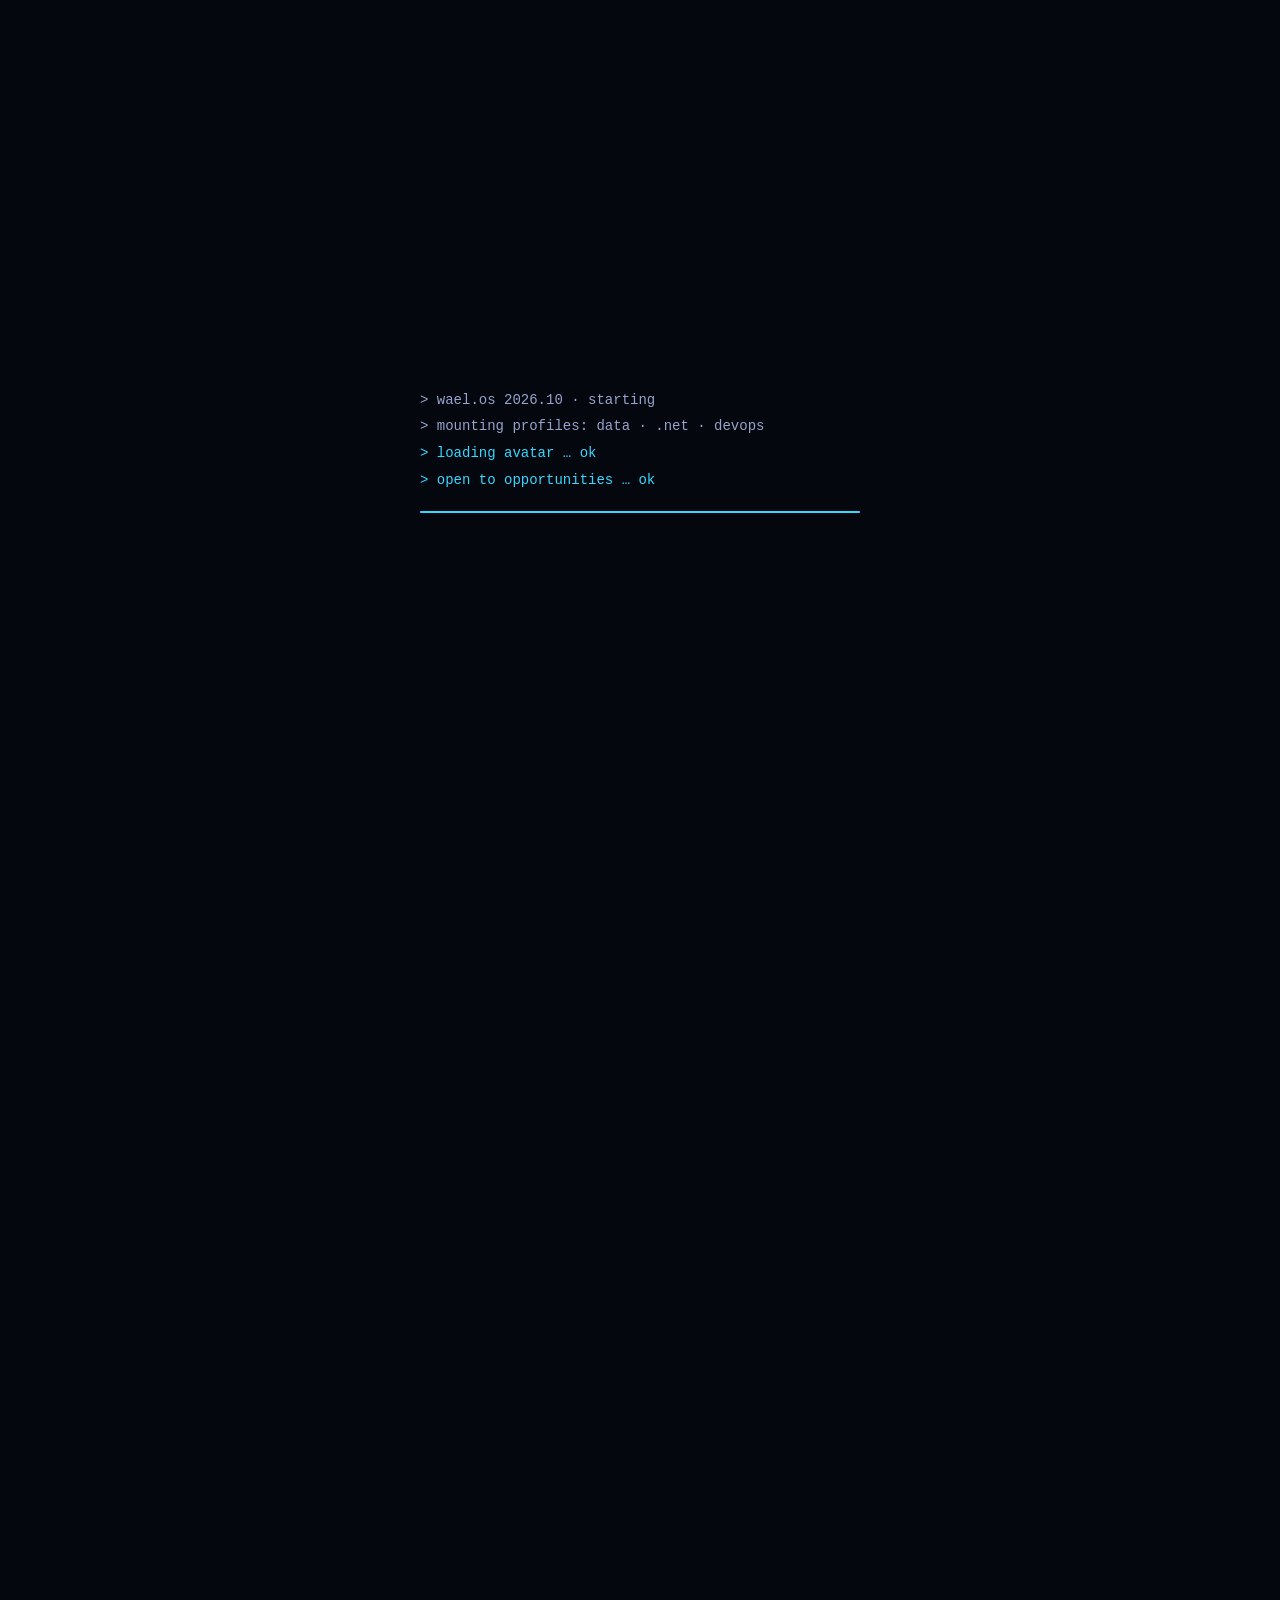
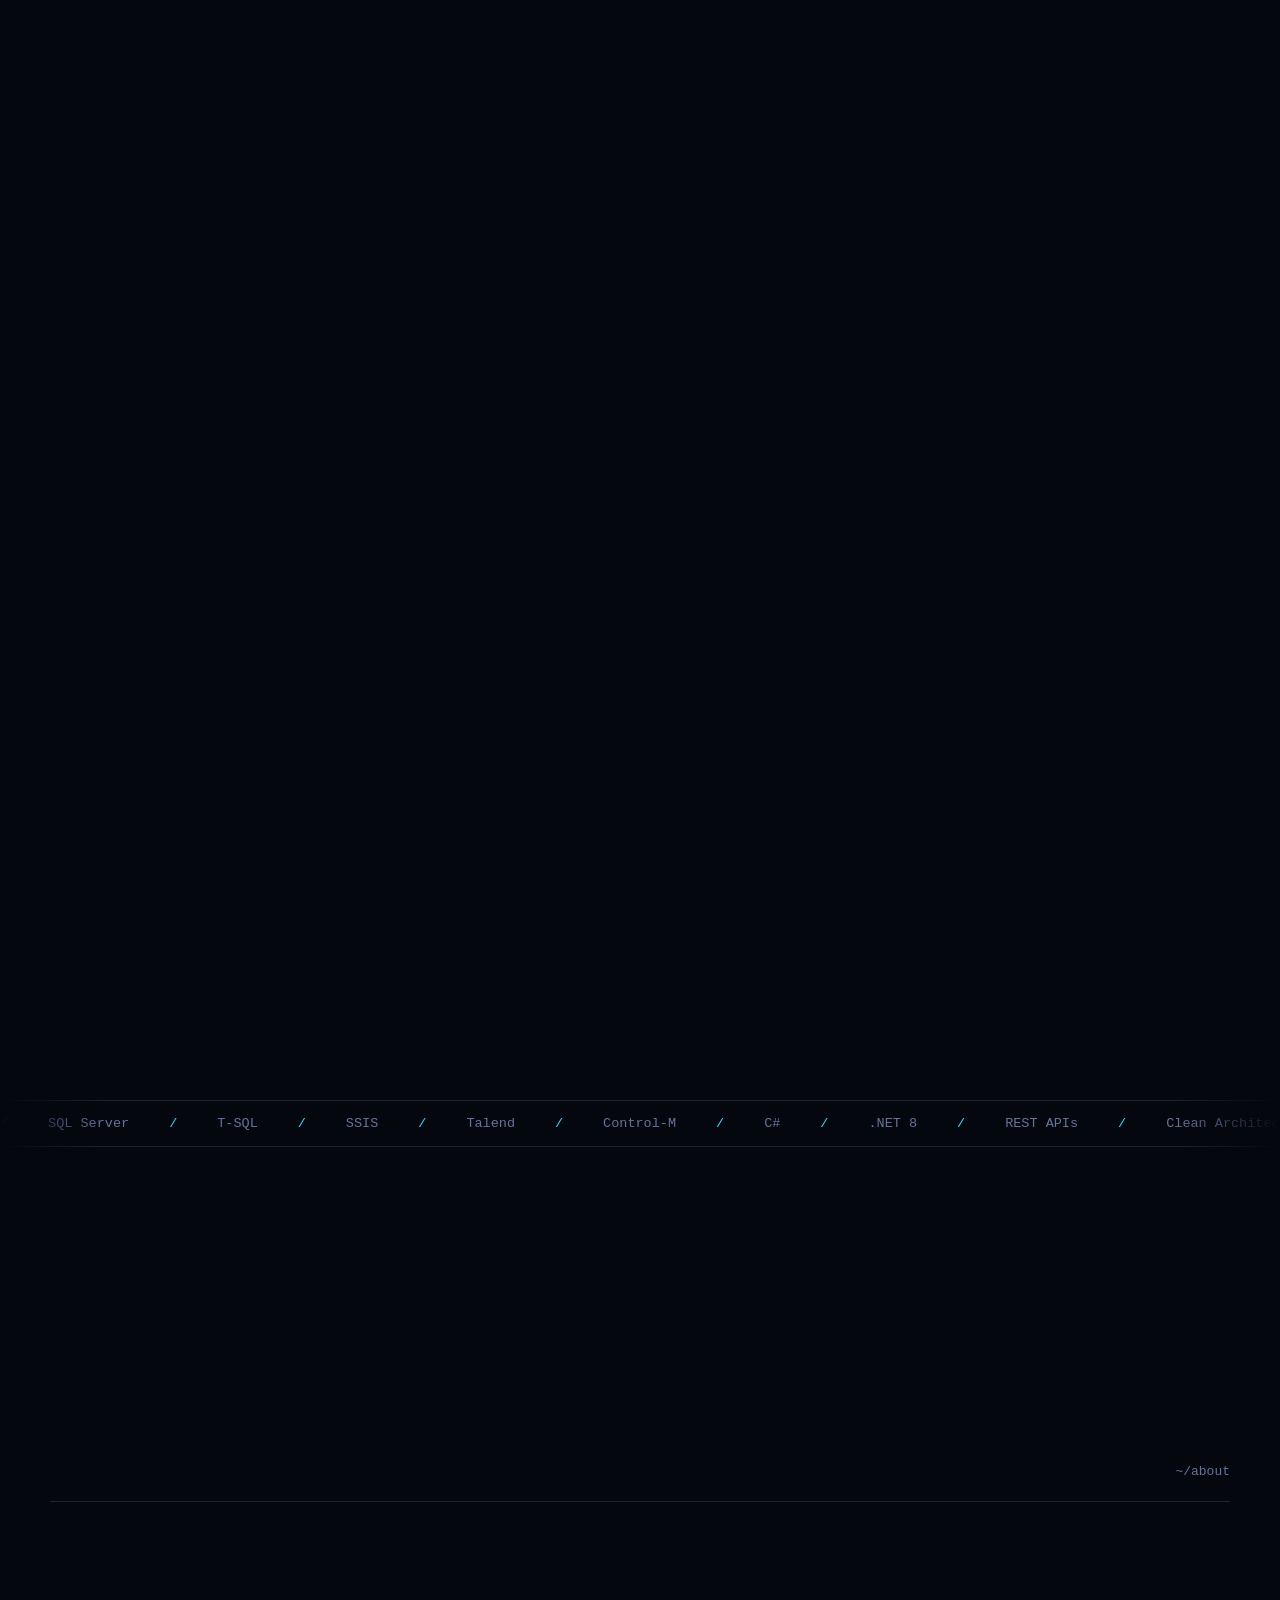
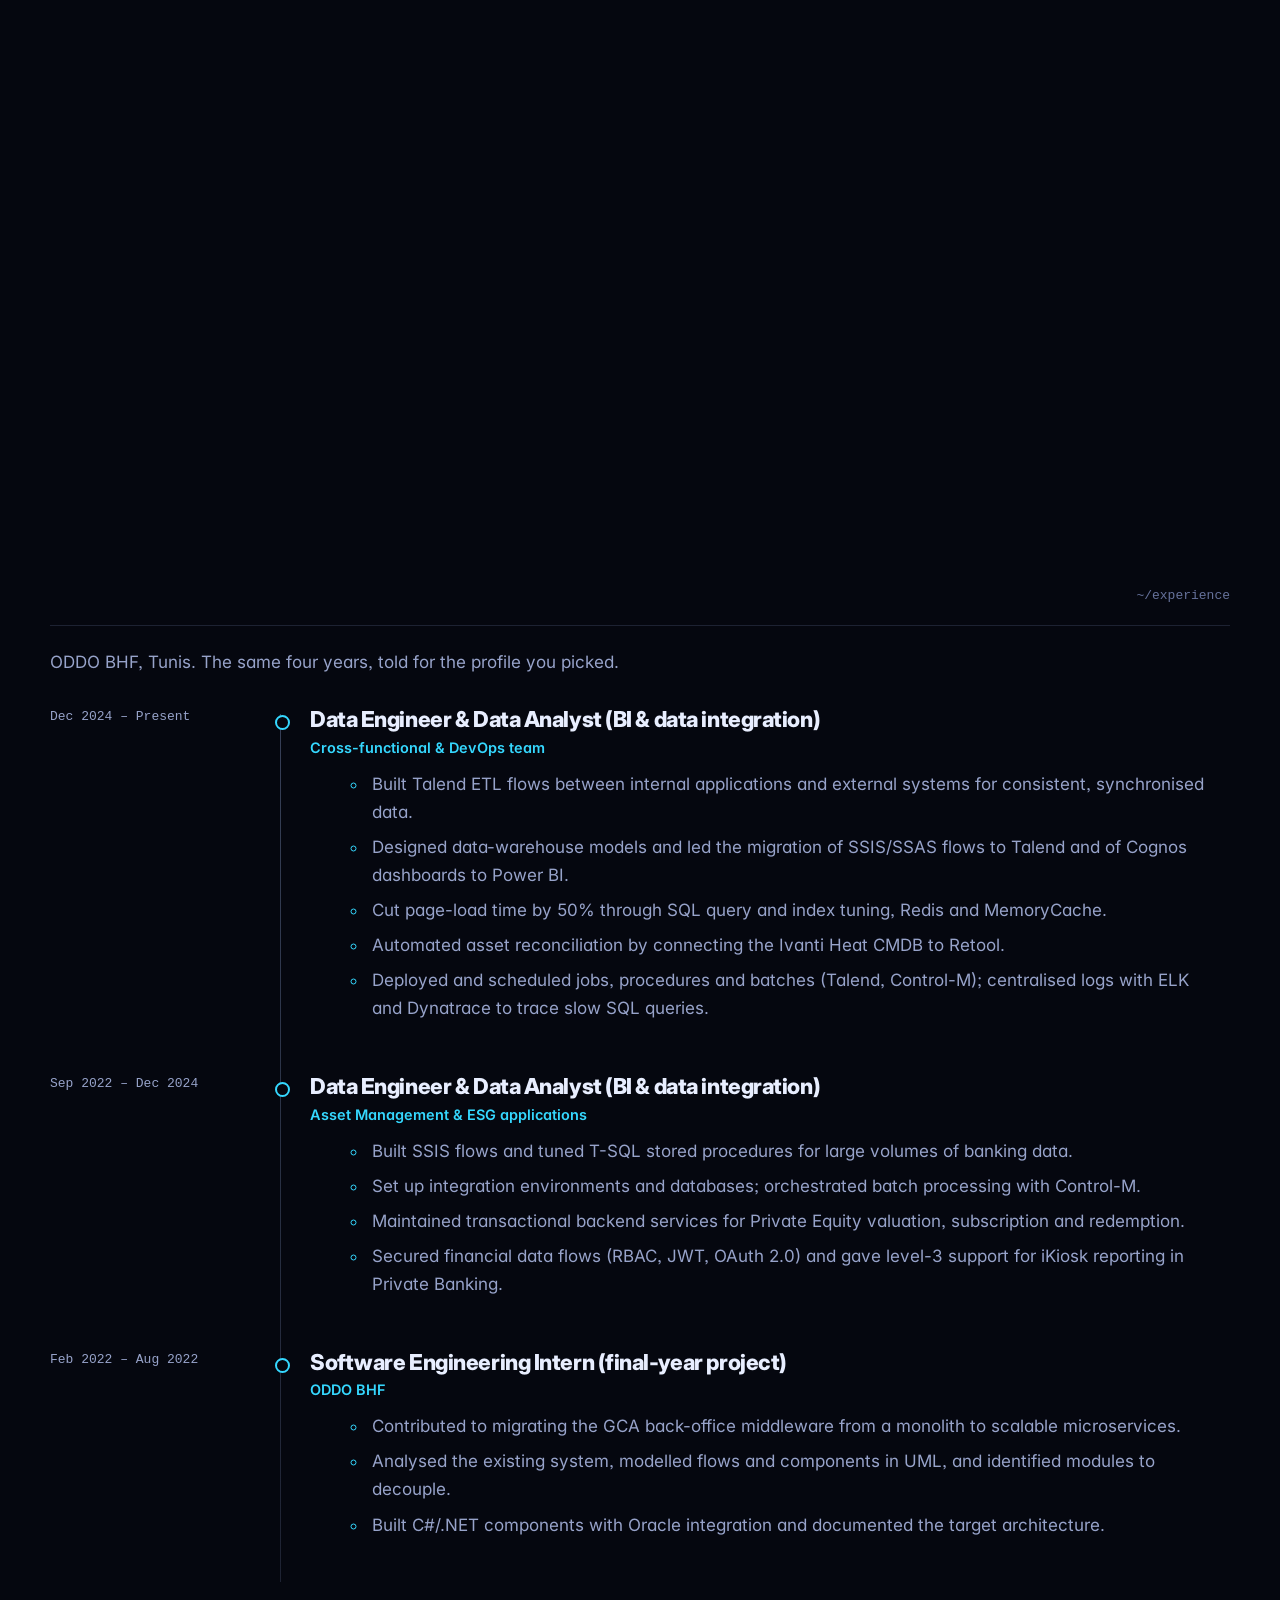
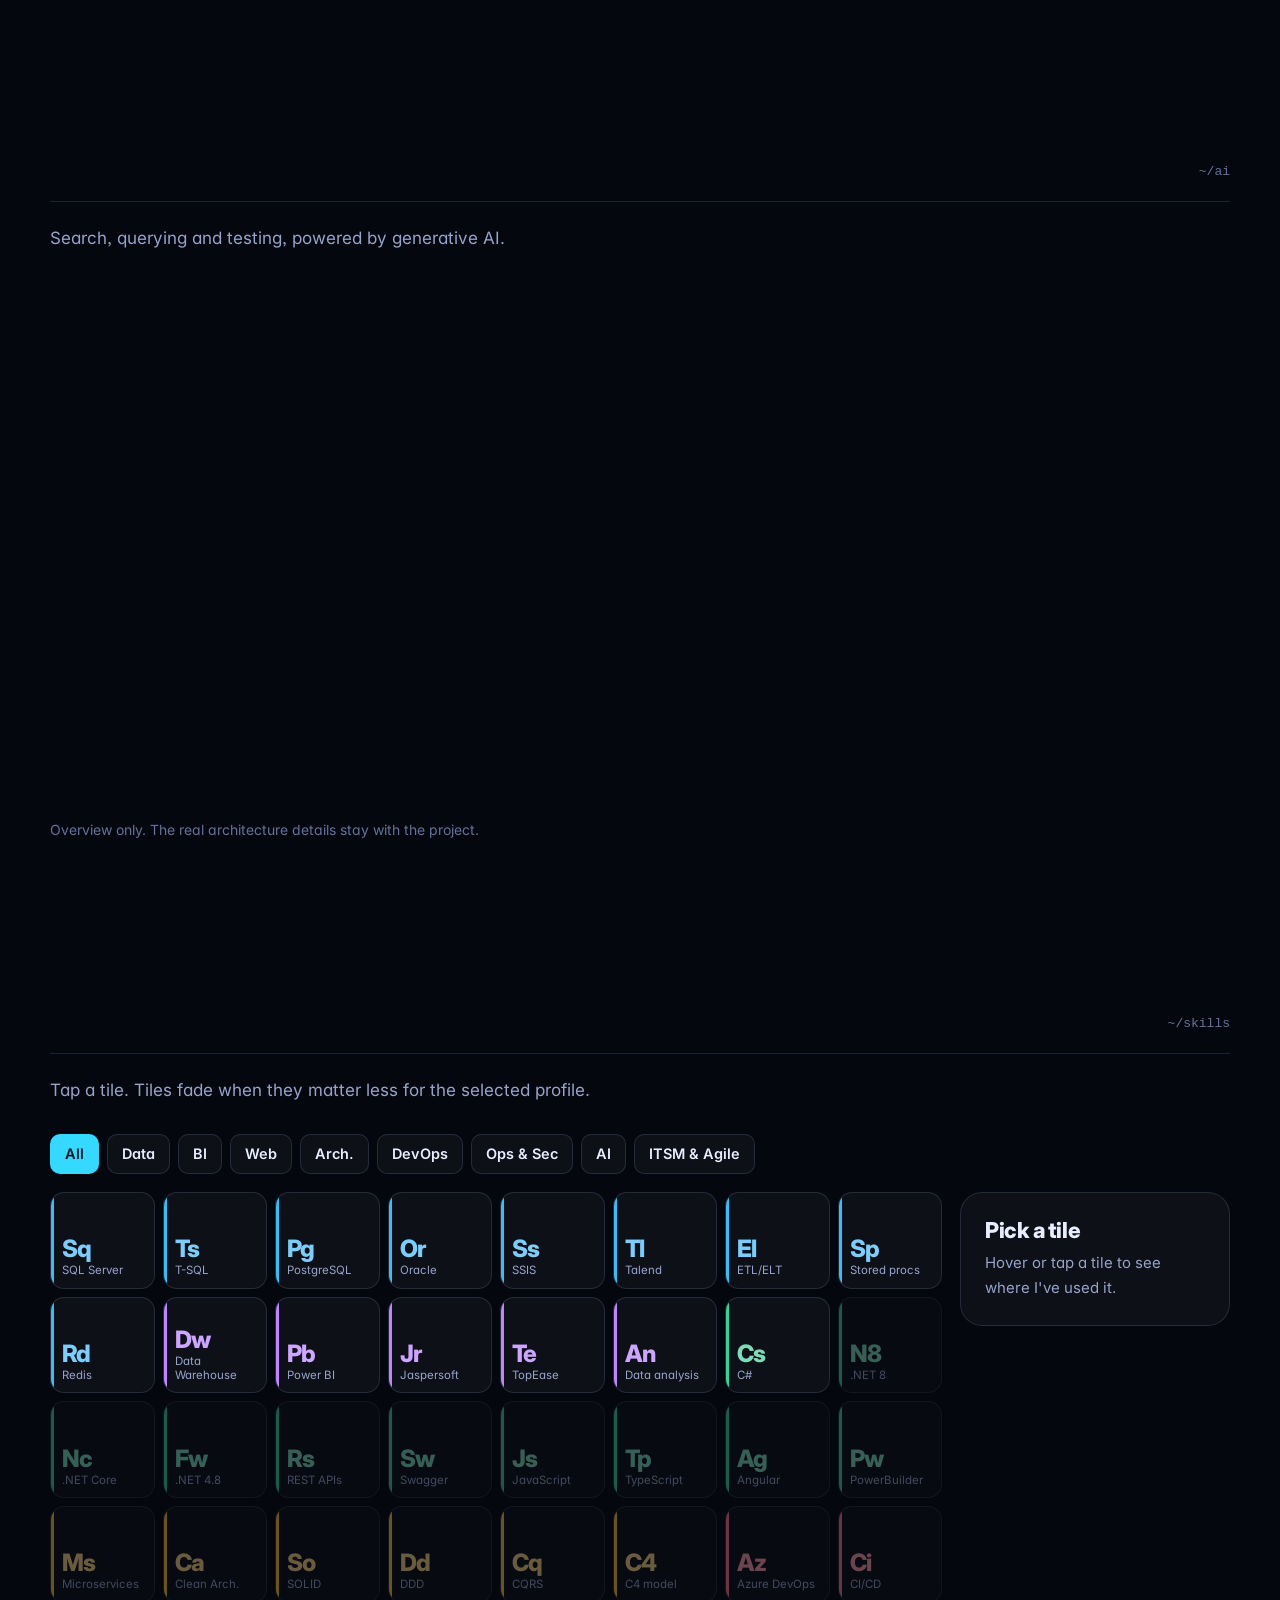
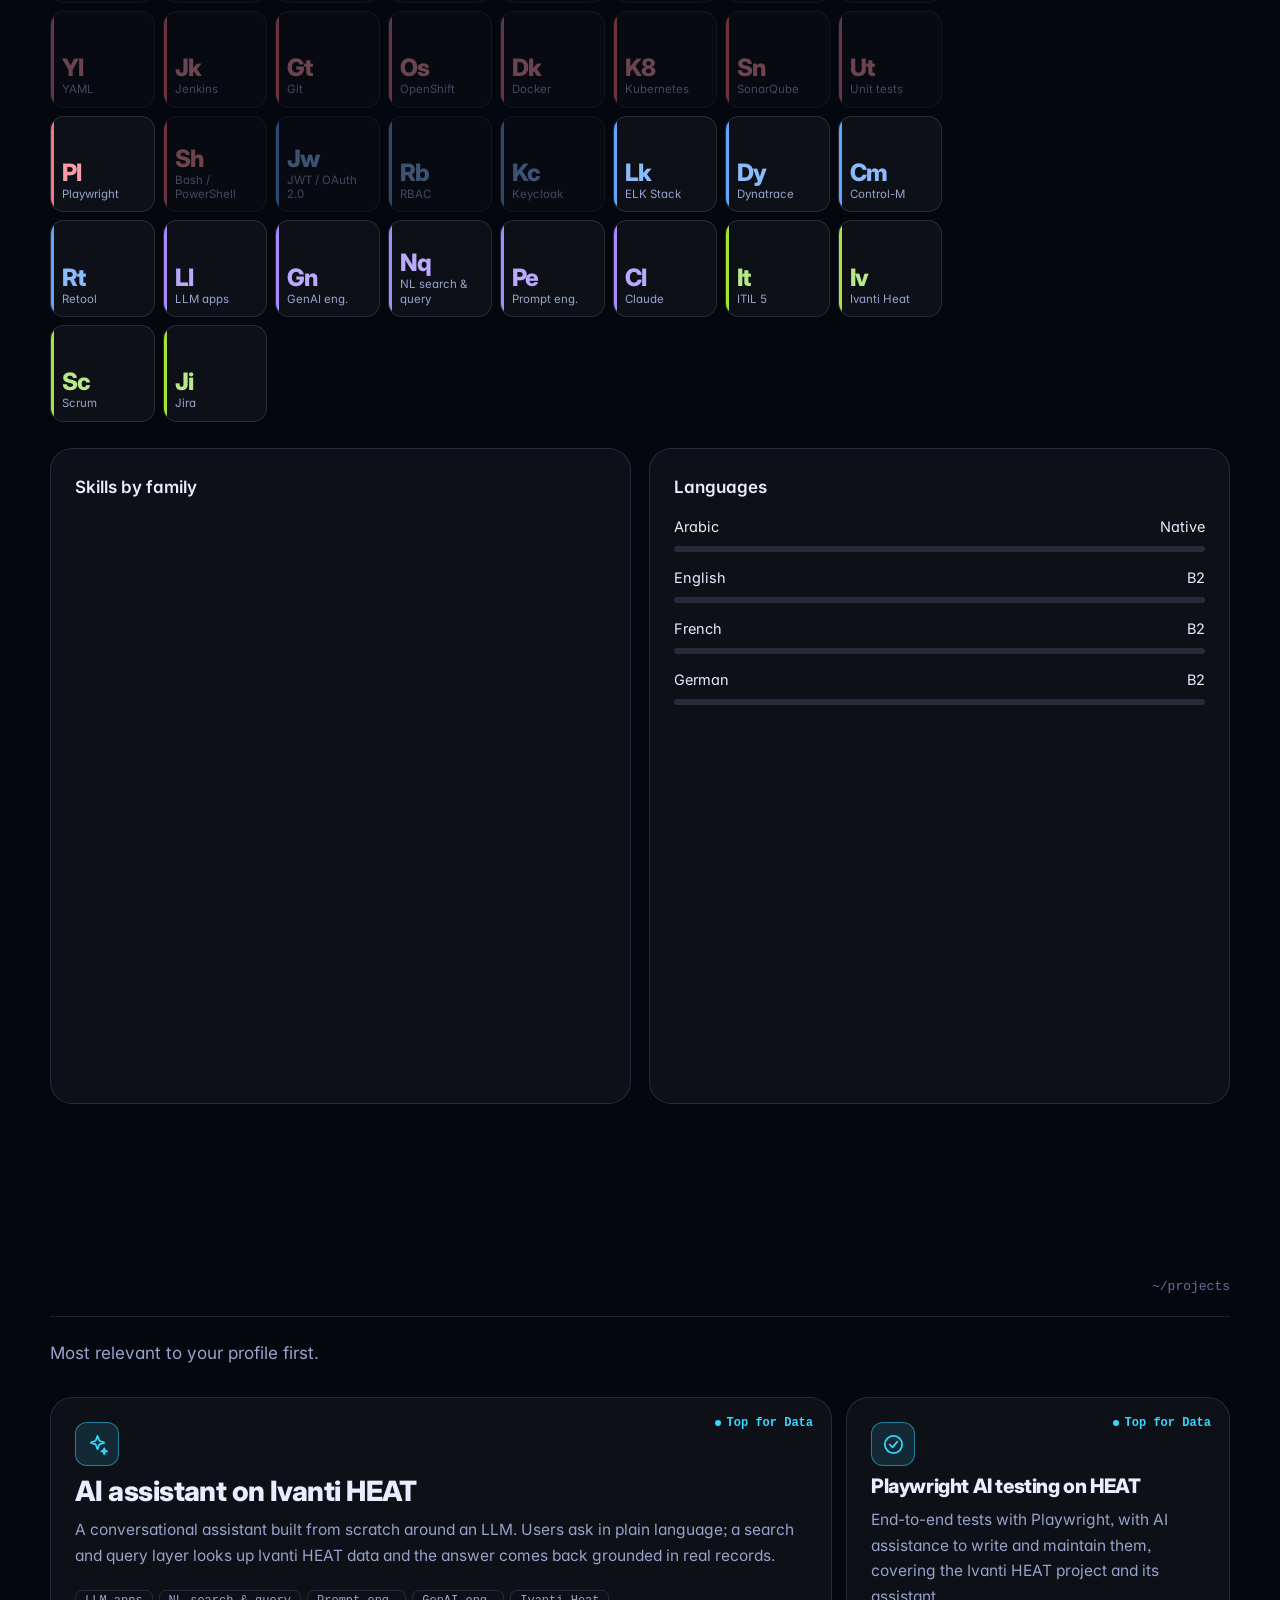
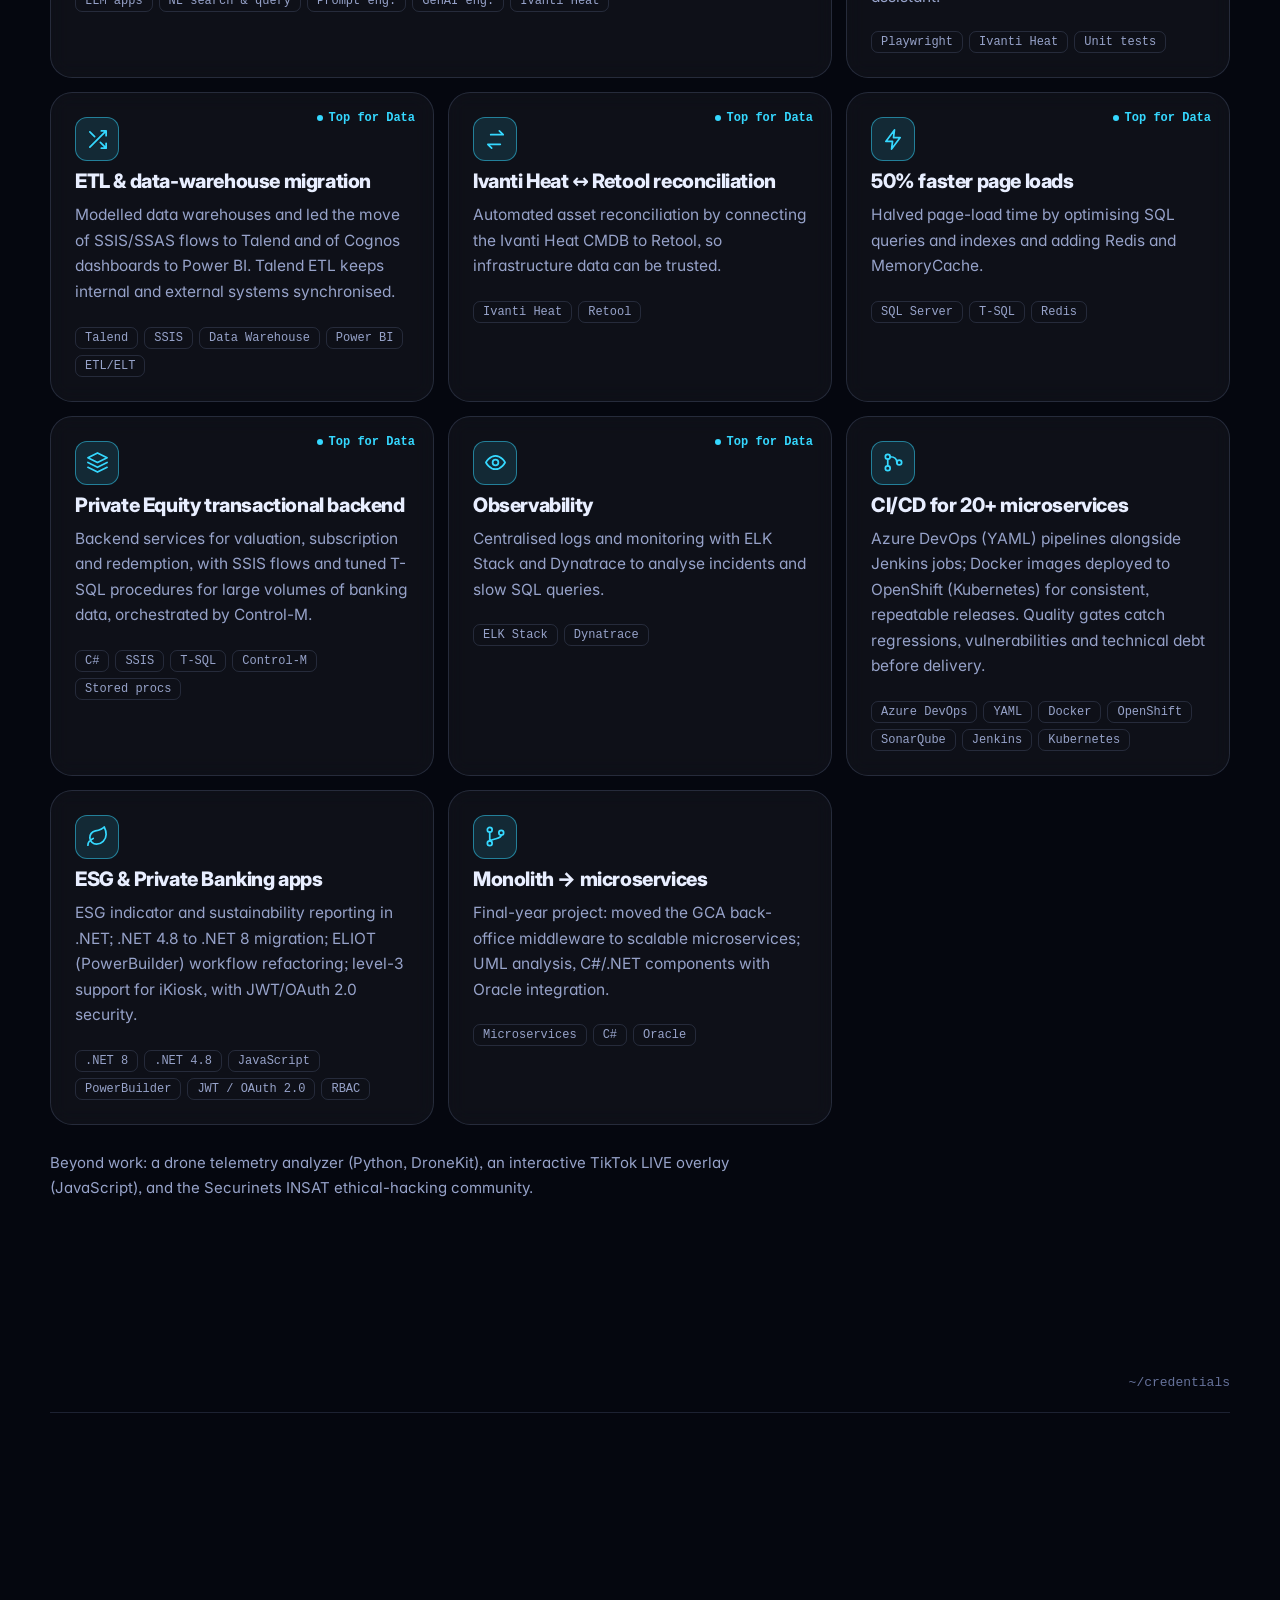
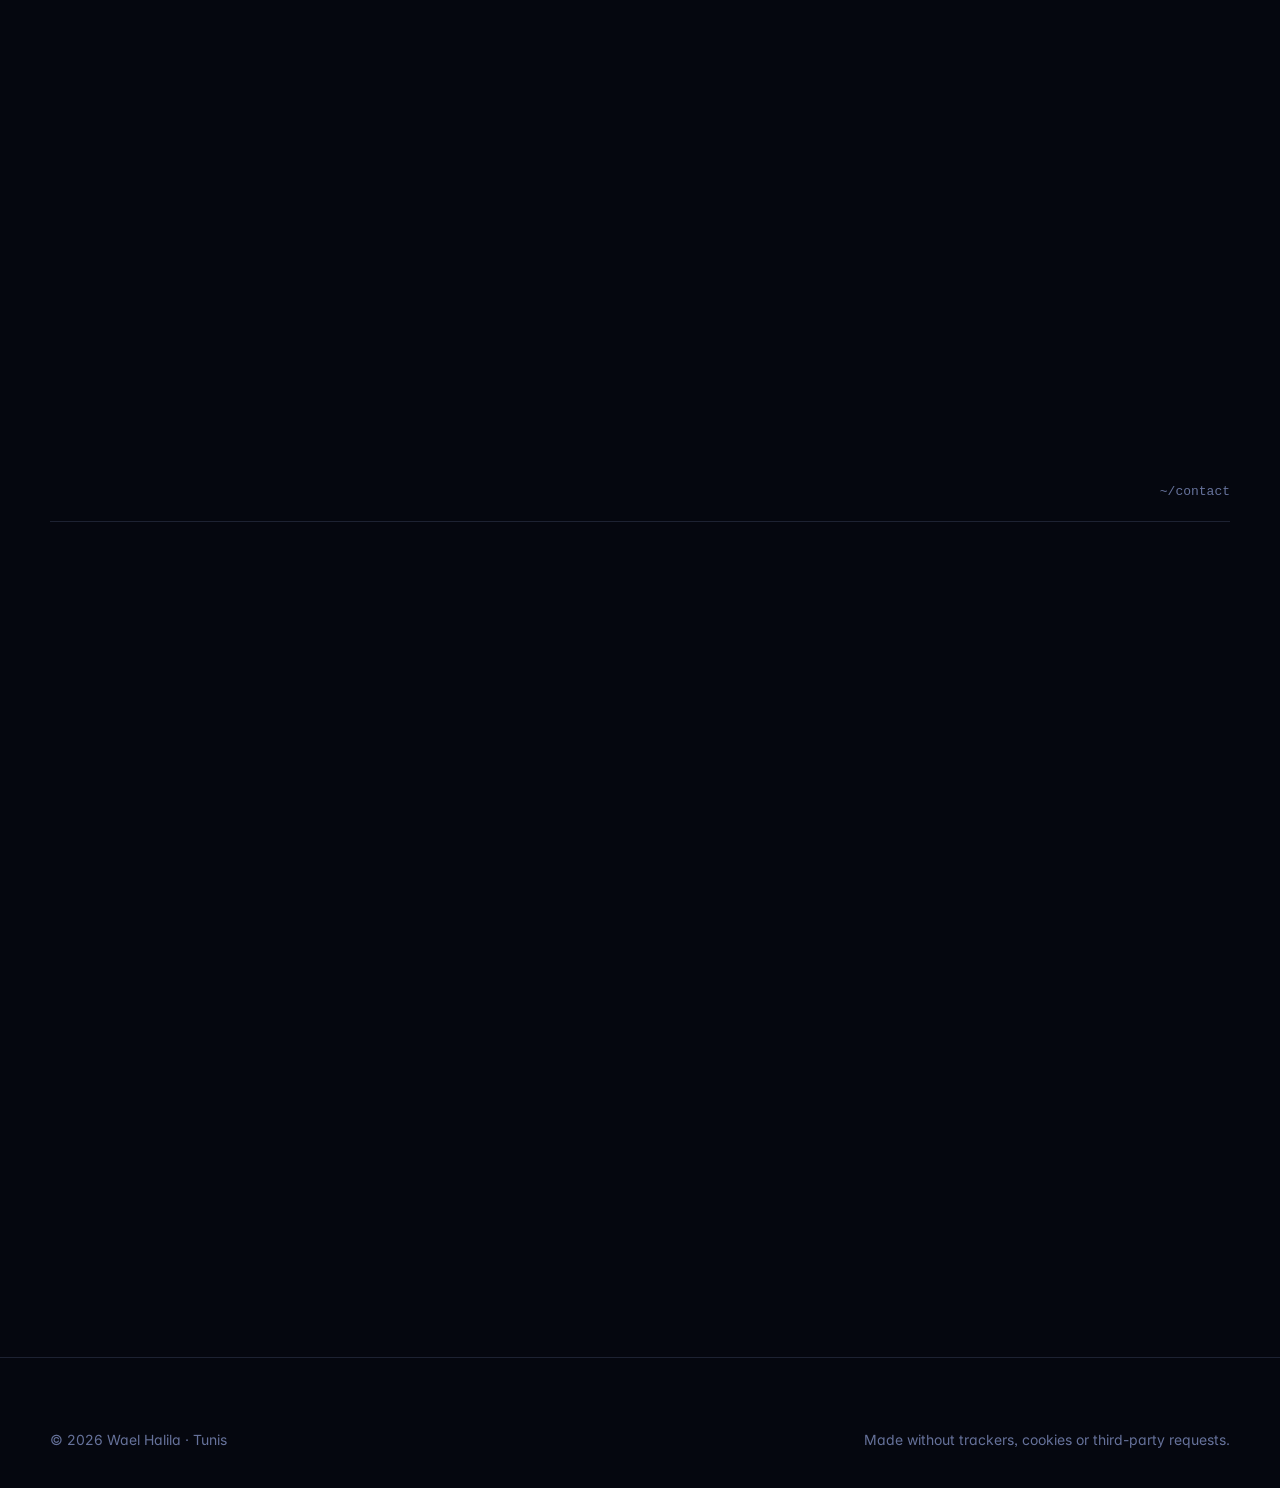
<file: index.html>
<!doctype html>
<html lang="en" data-lens="data"><head>
<meta charset="utf-8">
<meta name="viewport" content="width=device-width,initial-scale=1,viewport-fit=cover">
<title>Wael Halila — Data, .NET, DevOps &amp; AI Engineer · Tunis</title>
<meta name="description" content="Engineer with 4+ years in financial services: data integration, .NET 8 microservices, Azure DevOps CI/CD and an LLM assistant on Ivanti HEAT. ITIL 5 Foundation. Based in Tunis.">
<meta http-equiv="Content-Security-Policy" content="default-src 'none'; script-src 'self'; style-src 'self'; img-src 'self' data:; font-src 'self'; connect-src 'self'; manifest-src 'self'; worker-src 'self'; media-src 'none'; frame-src 'none'; object-src 'none'; base-uri 'none'; form-action 'none'">
<meta name="referrer" content="strict-origin-when-cross-origin">
<meta name="color-scheme" content="dark light">
<meta name="theme-color" content="#05070f">
<meta name="mobile-web-app-capable" content="yes"><meta name="apple-mobile-web-app-capable" content="yes"><meta name="apple-mobile-web-app-status-bar-style" content="black-translucent"><meta name="apple-mobile-web-app-title" content="Wael Halila"><meta name="format-detection" content="telephone=no,email=no,address=no">
<meta name="robots" content="index,follow,max-image-preview:large">
<meta name="author" content="Wael Halila">
<meta name="wh-lens" content="">
<link rel="canonical" href="https://halilaw.github.io/wael/">
<meta property="og:type" content="profile"><meta property="og:site_name" content="Wael Halila"><meta property="og:locale" content="en_US">
<meta property="og:title" content="Wael Halila — Data, .NET, DevOps &amp; AI Engineer">
<meta property="og:description" content="4+ years in financial services: data integration, .NET 8 microservices, Azure DevOps CI/CD and an LLM assistant on Ivanti HEAT. Tunis.">
<meta property="og:url" content="https://halilaw.github.io/wael/">
<meta property="og:image" content="https://halilaw.github.io/wael/assets/img/og-image.jpg"><meta property="og:image:type" content="image/jpeg"><meta property="og:image:width" content="1200"><meta property="og:image:height" content="630">
<meta property="og:image:alt" content="Wael Halila, Data, .NET, DevOps and AI engineer, with the portfolio title">
<meta property="profile:first_name" content="Wael"><meta property="profile:last_name" content="Halila">
<meta name="twitter:card" content="summary_large_image">
<meta name="twitter:title" content="Wael Halila — Data, .NET, DevOps &amp; AI Engineer">
<meta name="twitter:description" content="Data integration, .NET 8, Azure DevOps and an LLM assistant on Ivanti HEAT. Based in Tunis.">
<meta name="twitter:image" content="https://halilaw.github.io/wael/assets/img/og-image.jpg">
<link rel="icon" href="favicon.ico" sizes="any"><link rel="icon" type="image/png" sizes="32x32" href="assets/img/favicon-32.png">
<link rel="apple-touch-icon" href="assets/img/apple-touch-icon.png"><link rel="manifest" href="manifest.webmanifest">
<link rel="preload" href="assets/fonts/display-800.woff" as="font" type="font/woff" crossorigin>
<link rel="preload" href="assets/fonts/inter-400.woff" as="font" type="font/woff" crossorigin>
<link rel="preload" as="image" type="image/avif" href="assets/img/hero-600.avif" imagesrcset="assets/img/hero-360.avif 360w, assets/img/hero-600.avif 600w, assets/img/hero-1200.avif 1200w" imagesizes="(max-width:900px) 58vw, 470px" fetchpriority="high">
<script type="application/ld+json">{"@context":"https://schema.org","@type":"Person","name":"Wael Halila","url":"https://halilaw.github.io/wael/","image":"https://halilaw.github.io/wael/assets/img/og-image.jpg","jobTitle":"Data, .NET, DevOps & AI Engineer","worksFor":{"@type":"Organization","name":"ODDO BHF"},"alumniOf":{"@type":"CollegeOrUniversity","name":"ESPRIT"},"knowsLanguage":["ar","en","fr","de"],"knowsAbout":["Data integration","ETL","SQL Server",".NET 8","C#","Microservices","Azure DevOps","CI/CD","Docker","OpenShift","Large language models","Ivanti HEAT","Playwright","ITIL"],"address":{"@type":"PostalAddress","addressLocality":"Tunis","addressCountry":"TN"},"sameAs":["https://www.linkedin.com/in/wael-halila-9b75ba97/"]}</script>
<script src="assets/js/boot.js"></script>
<link rel="stylesheet" href="assets/css/app.css">
</head>
<body>
<div id="boot" aria-hidden="true"><div class="bootbox"><div id="bootlines"></div><div class="bootbar"><i></i></div></div></div>
<a class="skip" href="#main">Skip to content</a>
<svg class="sprite" width="0" height="0" aria-hidden="true" focusable="false"><defs>
<symbol id="i-data" viewBox="0 0 24 24"><ellipse cx="12" cy="5" rx="8" ry="3"/><path d="M4 5v6c0 1.7 3.6 3 8 3s8-1.3 8-3V5M4 11v6c0 1.7 3.6 3 8 3s8-1.3 8-3v-6"/></symbol>
<symbol id="i-net" viewBox="0 0 24 24"><path d="M8 3H7a2 2 0 0 0-2 2v5a2 2 0 0 1-2 2 2 2 0 0 1 2 2v5a2 2 0 0 0 2 2h1M16 3h1a2 2 0 0 1 2 2v5a2 2 0 0 0 2 2 2 2 0 0 0-2 2v5a2 2 0 0 1-2 2h-1"/></symbol>
<symbol id="i-ops" viewBox="0 0 24 24"><path d="M3 12a9 9 0 0 1 9-9 9.75 9.75 0 0 1 6.74 2.74L21 8M21 3v5h-5M21 12a9 9 0 0 1-9 9 9.75 9.75 0 0 1-6.74-2.74L3 16M8 16H3v5"/></symbol>
<symbol id="i-ai" viewBox="0 0 24 24"><path d="m12 3 1.9 5.1L19 10l-5.1 1.9L12 17l-1.9-5.1L5 10l5.1-1.9zM19 16l.8 2.2L22 19l-2.2.8L19 22l-.8-2.2L16 19l2.2-.8z"/></symbol>
<symbol id="i-chat" viewBox="0 0 24 24"><path d="M21 12a8 8 0 0 1-11.5 7.2L4 20l1-4.5A8 8 0 1 1 21 12z"/></symbol>
<symbol id="i-search" viewBox="0 0 24 24"><circle cx="11" cy="11" r="7"/><path d="m21 21-4.3-4.3"/></symbol>
<symbol id="i-test" viewBox="0 0 24 24"><circle cx="12" cy="12" r="9"/><path d="m8 12 3 3 5-6"/></symbol>
<symbol id="i-ci" viewBox="0 0 24 24"><circle cx="6" cy="6" r="2.5"/><circle cx="6" cy="18" r="2.5"/><circle cx="18" cy="12" r="2.5"/><path d="M6 8.5v7M8.5 6C13 6 15.5 8 15.5 12"/></symbol>
<symbol id="i-etl" viewBox="0 0 24 24"><path d="M16 3h5v5M4 20 21 3M21 16v5h-5M15 15l6 6M4 4l5 5"/></symbol>
<symbol id="i-sync" viewBox="0 0 24 24"><path d="M7 7h13l-4-4M17 17H4l4 4"/></symbol>
<symbol id="i-speed" viewBox="0 0 24 24"><path d="M13 2 4 14h7l-1 8 9-12h-7z"/></symbol>
<symbol id="i-db" viewBox="0 0 24 24"><path d="m12 2-10 5 10 5 10-5zM2 17l10 5 10-5M2 12l10 5 10-5"/></symbol>
<symbol id="i-leaf" viewBox="0 0 24 24"><path d="M11 20A7 7 0 0 1 9.8 6.1C15.5 5 17 4.5 19 2c1 2 2 4.2 2 8 0 5.500-4.800 10-10 10zM2 21c0-3 1.900-5.400 5.500-7"/></symbol>
<symbol id="i-eye" viewBox="0 0 24 24"><path d="M2 12s3.600-7 10-7 10 7 10 7-3.600 7-10 7S2 12 2 12z"/><circle cx="12" cy="12" r="3"/></symbol>
<symbol id="i-split" viewBox="0 0 24 24"><circle cx="6" cy="5" r="2.500"/><circle cx="6" cy="19" r="2.500"/><circle cx="18" cy="8" r="2.500"/><path d="M6 7.500v9M18 10.500c0 4-6 3-12 6"/></symbol>
<symbol id="i-sun" viewBox="0 0 24 24"><circle cx="12" cy="12" r="4"/><path d="M12 2v2M12 20v2M4.900 4.900l1.400 1.400M17.700 17.700l1.400 1.400M2 12h2M20 12h2M4.900 19.100l1.400-1.400M17.700 6.300l1.400-1.400"/></symbol>
<symbol id="i-moon" viewBox="0 0 24 24"><path d="M21 12.800A9 9 0 1 1 11.200 3a7 7 0 0 0 9.800 9.800z"/></symbol>
<symbol id="i-cmd" viewBox="0 0 24 24"><path d="M15 6v12a3 3 0 1 0 3-3H6a3 3 0 1 0 3 3V6a3 3 0 1 0-3 3h12a3 3 0 1 0-3-3"/></symbol>
<symbol id="i-share" viewBox="0 0 24 24"><circle cx="18" cy="5" r="3"/><circle cx="6" cy="12" r="3"/><circle cx="18" cy="19" r="3"/><path d="m8.600 13.500 6.800 4M15.400 6.500l-6.800 4"/></symbol>
<symbol id="i-dl" viewBox="0 0 24 24"><path d="M12 3v12m0 0-4-4m4 4 4-4M4 20h16"/></symbol>
<symbol id="i-mail" viewBox="0 0 24 24"><rect x="3" y="5" width="18" height="14" rx="2"/><path d="m3 7 9 6 9-6"/></symbol>
<symbol id="i-phone" viewBox="0 0 24 24"><path d="M5 4h4l2 5-2.500 1.500a11 11 0 0 0 5 5L15 13l5 2v4a2 2 0 0 1-2 2A16 16 0 0 1 3 6a2 2 0 0 1 2-2z"/></symbol>
<symbol id="i-link" viewBox="0 0 24 24"><path d="M10 14a5 5 0 0 0 7 0l3-3a5 5 0 0 0-7-7l-1 1M14 10a5 5 0 0 0-7 0l-3 3a5 5 0 0 0 7 7l1-1"/></symbol>
<symbol id="i-out" viewBox="0 0 24 24"><path d="M7 17 17 7M8 7h9v9"/></symbol>
<symbol id="i-copy" viewBox="0 0 24 24"><rect x="9" y="9" width="12" height="12" rx="2"/><path d="M5 15V5a2 2 0 0 1 2-2h10"/></symbol>
<symbol id="i-card" viewBox="0 0 24 24"><rect x="3" y="4" width="18" height="16" rx="2"/><circle cx="9" cy="11" r="2.500"/><path d="M5.500 17c.6-2 2-3 3.500-3s2.900 1 3.500 3M15 9h3M15 13h3"/></symbol>
<symbol id="i-up" viewBox="0 0 24 24"><path d="m6 15 6-6 6 6"/></symbol>
<symbol id="i-sound" viewBox="0 0 24 24"><path d="M11 5 6 9H3v6h3l5 4zM15.500 8.500a5 5 0 0 1 0 7M18.500 5.500a9 9 0 0 1 0 13"/></symbol>
<symbol id="i-award" viewBox="0 0 24 24"><circle cx="12" cy="9" r="6"/><path d="m8.500 14-1.500 8 5-3 5 3-1.500-8"/></symbol>
<symbol id="i-term" viewBox="0 0 24 24"><path d="m4 17 6-6-6-6M12 19h8"/></symbol>
<symbol id="i-menu" viewBox="0 0 24 24"><path d="M4 7h16M4 12h16M4 17h16"/></symbol>
<symbol id="i-close" viewBox="0 0 24 24"><path d="m6 6 12 12M18 6 6 18"/></symbol>
<symbol id="i-pin" viewBox="0 0 24 24"><path d="M20 10c0 6-8 12-8 12S4 16 4 10a8 8 0 1 1 16 0z"/><circle cx="12" cy="10" r="3"/></symbol>
</defs></svg>
<div id="bar" aria-hidden="true"></div><canvas id="fx" aria-hidden="true"></canvas><div class="veil" aria-hidden="true"></div>

<header class="nav">
  <a href="#home" class="logo" aria-label="Wael Halila, back to top">WH</a>
  <nav class="menu" id="menu" aria-label="Main"><i class="ind" aria-hidden="true"></i>
    <a href="#about">About</a><a href="#experience">Experience</a><a href="#ai">AI × HEAT</a><a href="#skills">Skills</a><a href="#projects">Projects</a><a href="#credentials">Credentials</a><a href="#contact">Contact</a></nav>
  <div class="navr">
    <button class="pbadge" id="pbadge" type="button" aria-label="Current profile. Press to switch to the next one"><svg class="ic" id="pbIc" aria-hidden="true"><use href="#i-data"/></svg><span class="rollbox" id="pbTxt">Data</span><span class="pips" aria-hidden="true"><i></i><i></i><i></i></span></button>
    <button class="kbd" id="askbtn" type="button" aria-label="Open command menu"><svg class="ic" aria-hidden="true"><use href="#i-search"/></svg><span>Search</span><kbd>Ctrl K</kbd></button>
    <button class="ibtn" id="theme" type="button" aria-label="Switch between dark and light theme"><svg class="ic" aria-hidden="true"><use href="#i-sun"/></svg></button>
    <button class="ibtn" id="burger" type="button" aria-label="Open menu" aria-expanded="false" aria-controls="menu"><svg class="ic" aria-hidden="true"><use href="#i-menu"/></svg></button>
  </div>
</header>

<noscript><div class="nojs"><h1>Wael Halila</h1><p>Data, .NET, DevOps &amp; AI engineer in Tunis. 4+ years in financial services: data integration (SSIS, Talend, Control-M), C# / .NET 8 microservices, Azure DevOps CI/CD and an LLM assistant on Ivanti HEAT. ITIL® 5 Foundation.</p><p>Contact: wael.halila [at] gmail [dot] com · <a href="https://www.linkedin.com/in/wael-halila-9b75ba97/" rel="noopener noreferrer">LinkedIn</a></p><p>CV: <a href="assets/cv/Wael_Halila_CV_Data_Engineer.pdf">Data</a> · <a href="assets/cv/Wael_Halila_CV_Software_Engineer.pdf">.NET</a> · <a href="assets/cv/Wael_Halila_CV_DevOps_Engineer.pdf">DevOps</a></p><p>Turn on JavaScript to see the full interactive portfolio.</p></div></noscript>

<main id="main">
<section class="scene" id="scene" aria-label="Introduction">
 <div class="stick" id="home">
  <div class="hero">
   <div class="hero-text">
    <p class="status"><i class="dot"></i><span>Open to opportunities</span><span class="sep"></span><span id="clock">Tunis, Tunisia</span></p>
    <h1 id="name" aria-label="Wael Halila"><span aria-hidden="true">Wael</span><span aria-hidden="true">Halila</span></h1>
    <div class="rolebox rollbox" id="role" aria-live="polite"><span class="r"><em>Data Engineer</em><small>BI Consultant</small></span></div>
    <p class="lead" id="pitch">Data solutions in financial services: ETL/ELT with SSIS and Talend, Control-M orchestration and production monitoring, on a solid SQL Server, C# and .NET 8 base.</p>
    <div class="term" id="termbox" aria-hidden="true"><header><svg class="ic" aria-hidden="true"><use href="#i-term"/></svg><span>~/wael/profile</span><b id="termTag">data</b></header><div class="body" id="term"></div></div>
    <div class="row cta"><a class="btn pri" id="cvdl" href="assets/cv/Wael_Halila_CV_Data_Engineer.pdf" download><svg class="ic" aria-hidden="true"><use href="#i-dl"/></svg><span id="cvlbl">Download CV</span></a><a class="btn" href="#contact"><svg class="ic" aria-hidden="true"><use href="#i-mail"/></svg>Contact</a><button class="btn ghost" id="hear" type="button"><svg class="ic" aria-hidden="true"><use href="#i-sound"/></svg>Hear intro<span class="eq" aria-hidden="true"><i></i><i></i><i></i></span></button></div>
    <div class="rail" id="rail" role="group" aria-label="Choose a profile"><i class="thumb" aria-hidden="true"></i></div>
   </div>
   <div class="holo" id="avatar">
    <div class="holo-in" id="holo">
     <div class="plate"></div><i class="frame"></i><i class="cb tl"></i><i class="cb tr"></i><i class="cb bl"></i><i class="cb br"></i>
     <picture class="cut"><source type="image/avif" srcset="assets/img/hero-360.avif 360w, assets/img/hero-600.avif 600w, assets/img/hero-1200.avif 1200w" sizes="(max-width:900px) 58vw, 470px"><source type="image/webp" srcset="assets/img/hero-360.webp 360w, assets/img/hero-600.webp 600w, assets/img/hero-1200.webp 1200w" sizes="(max-width:900px) 58vw, 470px"><img src="assets/img/hero-600.webp" width="600" height="636" alt="Wael Halila, smiling, wearing glasses and a navy suit" fetchpriority="high" decoding="async"></picture>
     <i class="sweep" aria-hidden="true"></i><i class="tint" aria-hidden="true"></i>
     <span class="orb o1"><span class="rollbox"></span></span><span class="orb o2"><span class="rollbox"></span></span><span class="orb o3"><span class="rollbox"></span></span><span class="orb o4"><span class="rollbox"></span></span>
     <span class="live"><i class="dot"></i><span id="clock2">Tunis</span></span>
    </div>
   </div>
  </div>
  <div class="hint" id="hint" aria-hidden="true"><i></i><span id="hintTxt">Scroll down to explore</span><b>↓</b></div>
 </div>
</section>

<div class="marquee" aria-hidden="true"><div class="mq" id="mq"></div></div>
<section class="wrap sec flush" id="impact" aria-label="Key numbers"><div class="stats rv" id="stats"></div></section>

<section id="about" class="wrap sec"><header class="sh"><h2>Four disciplines, one engineer</h2><span class="path">~/about</span></header>
<div class="about">
 <div class="idwrap rv"><div class="strap"></div><button class="idcard" id="idcard" type="button" aria-label="Engineer ID card. Press to flip it"><span class="face front">
  <span class="idtop"><b>WH</b><small>ENGINEER ID · 2026</small></span>
  <span class="idp"><picture><source type="image/avif" srcset="assets/img/id-360.avif 360w, assets/img/id-720.avif 720w" sizes="272px"><source type="image/webp" srcset="assets/img/id-360.webp 360w, assets/img/id-720.webp 720w" sizes="272px"><img src="assets/img/id-360.webp" width="360" height="450" alt="" loading="lazy" decoding="async"></picture></span>
  <strong>Wael Halila</strong><span class="idrole" id="idrole"></span>
  <span class="idchips"><i>ITIL® 5</i><i>.NET 8</i><i>Azure DevOps</i><i>AI × HEAT</i></span><span class="bars" aria-hidden="true"></span><span class="sheen" aria-hidden="true"></span></span>
  <span class="face back"><strong>What I bring</strong><ul id="idlist"></ul><small>Tunis · tap to flip back</small></span></button></div>
 <div class="about-text rv">
  <p>I work on critical platforms for Asset Management, ESG, Private Equity and Private Banking, and I cover the full data lifecycle, from integration to reporting, on solid SQL Server, C# and .NET 8 foundations.</p>
  <p>I keep delivery reliable with Azure DevOps pipelines, quality gates and observability. On Ivanti HEAT I built an AI assistant from scratch around an LLM, with natural-language search and querying, and I test it end to end with Playwright. I'm training in generative AI engineering and hold the ITIL® 5 Foundation certificate.</p>
  <dl class="facts"><div><dt>Based in</dt><dd>Tunis, Tunisia</dd></div><div><dt>Current role</dt><dd>Engineer, ODDO BHF (since Sep 2022)</dd></div><div><dt>Degree</dt><dd>Software engineering, ESPRIT</dd></div><div><dt>Languages</dt><dd>Arabic · English · French · German</dd></div></dl>
 </div></div></section>

<section id="experience" class="wrap sec"><header class="sh"><h2>Experience</h2><span class="path">~/experience</span></header><p class="sub">ODDO BHF, Tunis. The same four years, told for the profile you picked.</p><ol class="tl" id="timeline"></ol></section>

<section id="ai" class="wrap sec"><header class="sh"><h2>AI on Ivanti HEAT</h2><span class="path">~/ai</span></header>
<p class="sub">Search, querying and testing, powered by generative AI.</p>
<div class="ai rv"><div><div class="tabs" id="aitabs" role="tablist" aria-label="AI topics"></div><div class="panel aipanel" id="aipanel" role="tabpanel" aria-live="polite"></div><div class="tags" id="aitags"></div></div>
<div class="panel flow" id="flow" aria-label="How the assistant works"></div></div>
<p class="note">Overview only. The real architecture details stay with the project.</p></section>

<section id="skills" class="wrap sec"><header class="sh"><h2>Skills</h2><span class="path">~/skills</span></header>
<p class="sub">Tap a tile. Tiles fade when they matter less for the selected profile.</p>
<div class="chips" id="filters" role="group" aria-label="Filter skills by family"></div>
<div class="skills-wrap"><div class="ptable" id="ptable"></div><aside class="panel detail" id="detail" aria-live="polite"><b>Pick a tile</b><p>Hover or tap a tile to see where I've used it.</p></aside></div>
<div class="charts"><figure class="panel"><figcaption>Skills by family</figcaption><canvas id="radar" height="320" role="img" aria-label="Radar chart of skills by family"></canvas></figure>
<figure class="panel"><figcaption>Languages</figcaption><div id="langs"></div></figure></div></section>

<section id="projects" class="wrap sec"><header class="sh"><h2>Delivered</h2><span class="path">~/projects</span></header><p class="sub">Most relevant to your profile first.</p><div class="pgrid" id="projgrid"></div>
<p class="side">Beyond work: a drone telemetry analyzer (Python, DroneKit), an interactive TikTok LIVE overlay (JavaScript), and the Securinets INSAT ethical-hacking community.</p></section>

<section id="credentials" class="wrap sec"><header class="sh"><h2>Credentials</h2><span class="path">~/credentials</span></header>
<div class="cred rv"><figure class="panel"><figcaption>Certifications and training</figcaption><ul class="certs" id="certs"></ul></figure><div class="edu" id="edu"></div></div></section>

<section id="contact" class="wrap sec"><header class="sh"><h2>Let's talk</h2><span class="path">~/contact</span></header>
<div class="contact">
 <div class="rv"><h3>Hiring for a data, .NET, DevOps or AI role?</h3><p class="sub tight">Send a note and I'll reply quickly. Or grab the CV that matches the role.</p>
  <div class="links" id="links"></div>
  <div class="row" id="cvs"></div>
  <form class="mail panel" id="form"><input id="fn" placeholder="Your name or company" required maxlength="120" autocomplete="organization" aria-label="Your name or company"><textarea id="fm" rows="4" placeholder="Tell me about the role" required maxlength="2000" aria-label="Message"></textarea><button class="btn pri" type="submit"><svg class="ic" aria-hidden="true"><use href="#i-mail"/></svg>Write the email</button></form></div>
 <div class="panel share rv" id="sharepanel"><h3>Share this portfolio</h3><p>Pick the profile you want to send. Each one has its own link and preview card for email, LinkedIn and chat.</p>
  <div class="row" id="sharelens" role="group" aria-label="Profile to share"></div>
  <div class="sharegrid"><div class="qr" id="qr" role="img" aria-label="QR code for the selected link"></div>
   <div class="sharebtns"><button class="btn" id="bCopy" type="button"><svg class="ic" aria-hidden="true"><use href="#i-copy"/></svg>Copy link</button><a class="btn" id="bMail" href="mailto:"><svg class="ic" aria-hidden="true"><use href="#i-mail"/></svg>Send by email</a><button class="btn" id="bShare" type="button"><svg class="ic" aria-hidden="true"><use href="#i-share"/></svg>Share…</button><a class="btn" id="bVcf" href="assets/Wael_Halila.vcf" download="Wael_Halila.vcf"><svg class="ic" aria-hidden="true"><use href="#i-card"/></svg>Save contact</a></div></div>
  <div class="urlbox" id="urlbox"></div></div>
</div></section>
</main>

<nav class="chap" id="chap" aria-label="Page sections"></nav>
<div class="hud" id="hud" aria-hidden="true"><span>section <b id="hudSec">intro</b></span><span><b id="hudPct">0</b>%</span></div>
<footer><div class="wrap"><span>© <span id="yr"></span> Wael Halila · Tunis</span><span>Made without trackers, cookies or third-party requests.</span></div></footer>
<button class="ibtn toTop" id="toTop" type="button" aria-label="Back to top"><svg class="ic" aria-hidden="true"><use href="#i-up"/></svg></button>

<dialog id="pal" aria-label="Command menu">
 <div class="pal-in"><svg class="ic" aria-hidden="true"><use href="#i-search"/></svg><input id="pq" type="text" role="combobox" aria-expanded="true" aria-controls="plist" aria-autocomplete="list" placeholder="Jump to a section, switch profile, or ask a question" autocomplete="off" spellcheck="false" maxlength="200"></div>
 <div id="plist" role="listbox" aria-label="Results"></div>
 <div class="pal-f"><span>↑ ↓ to move</span><span>Enter to run</span><span>Esc to close</span></div>
</dialog>
<script src="assets/js/data.js"></script>
<script src="assets/js/qr.js"></script>
<script src="assets/js/app.js"></script>
</body></html>
</file>
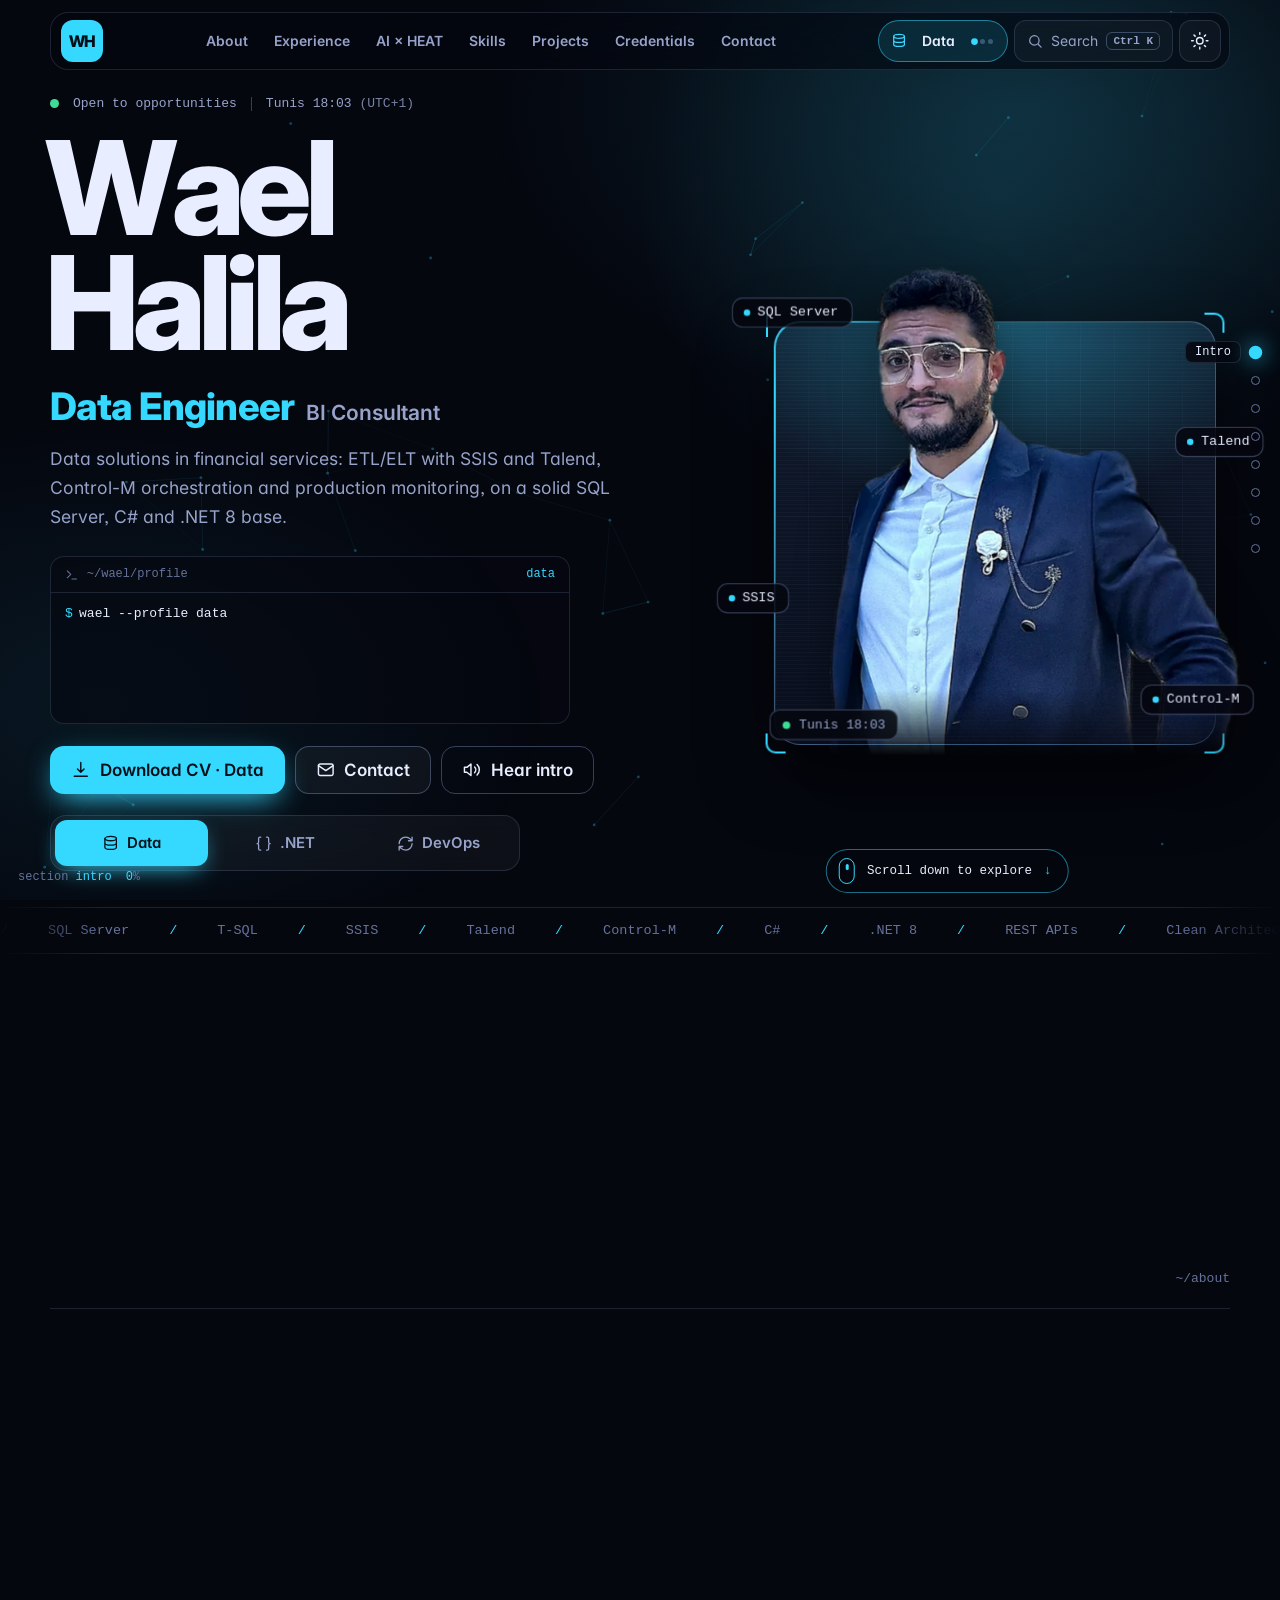
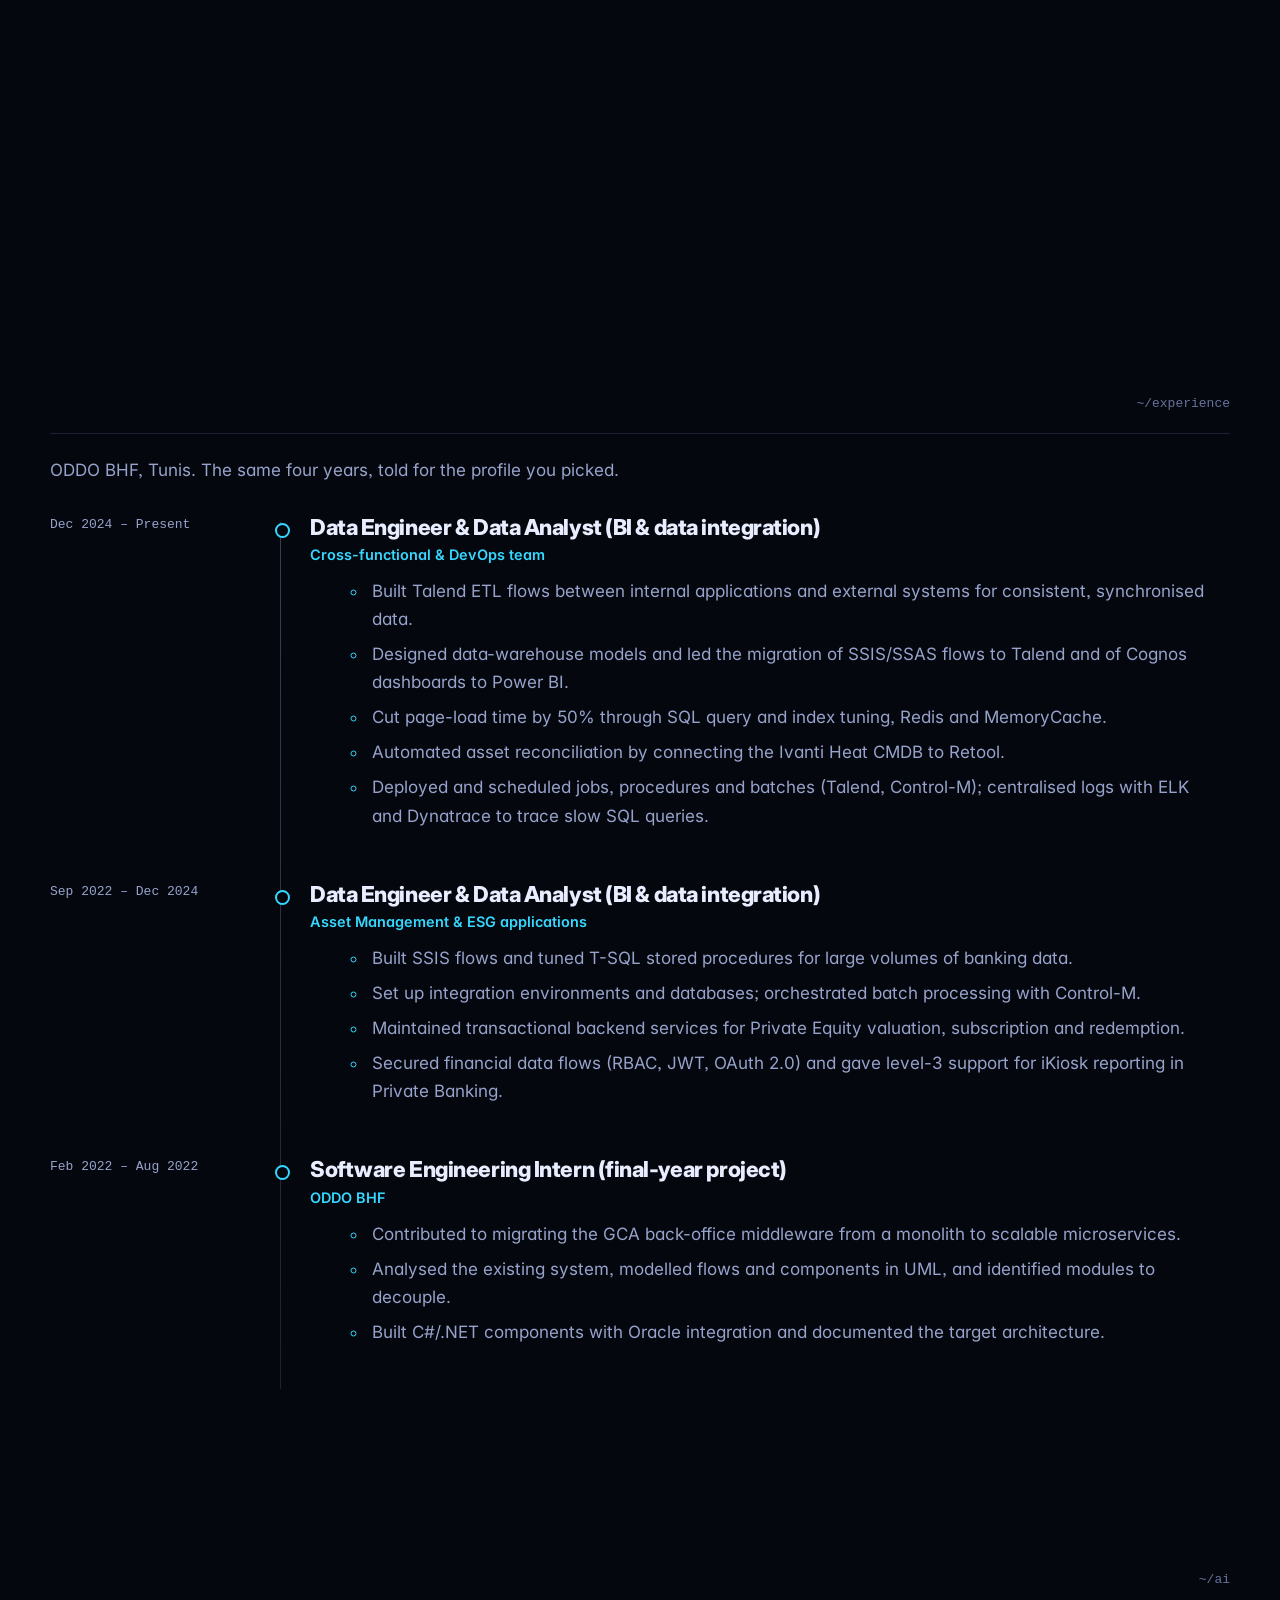
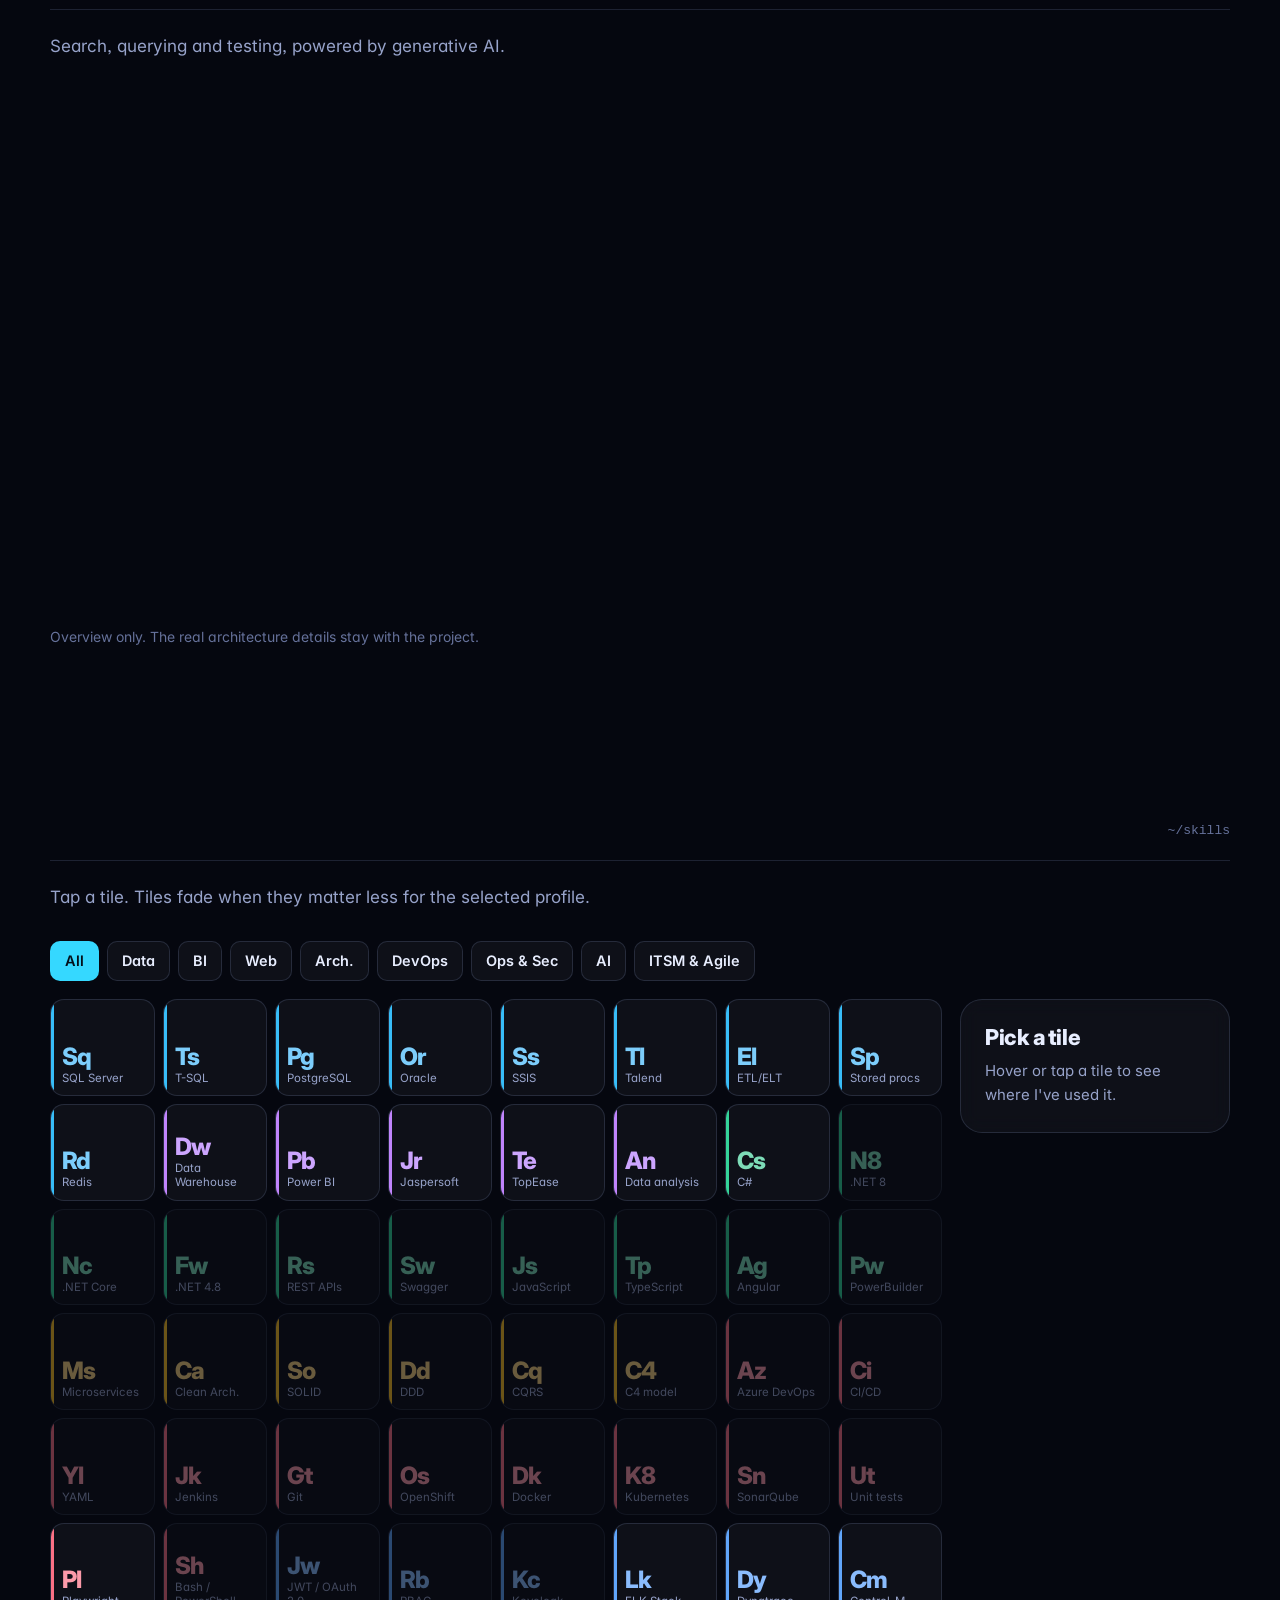
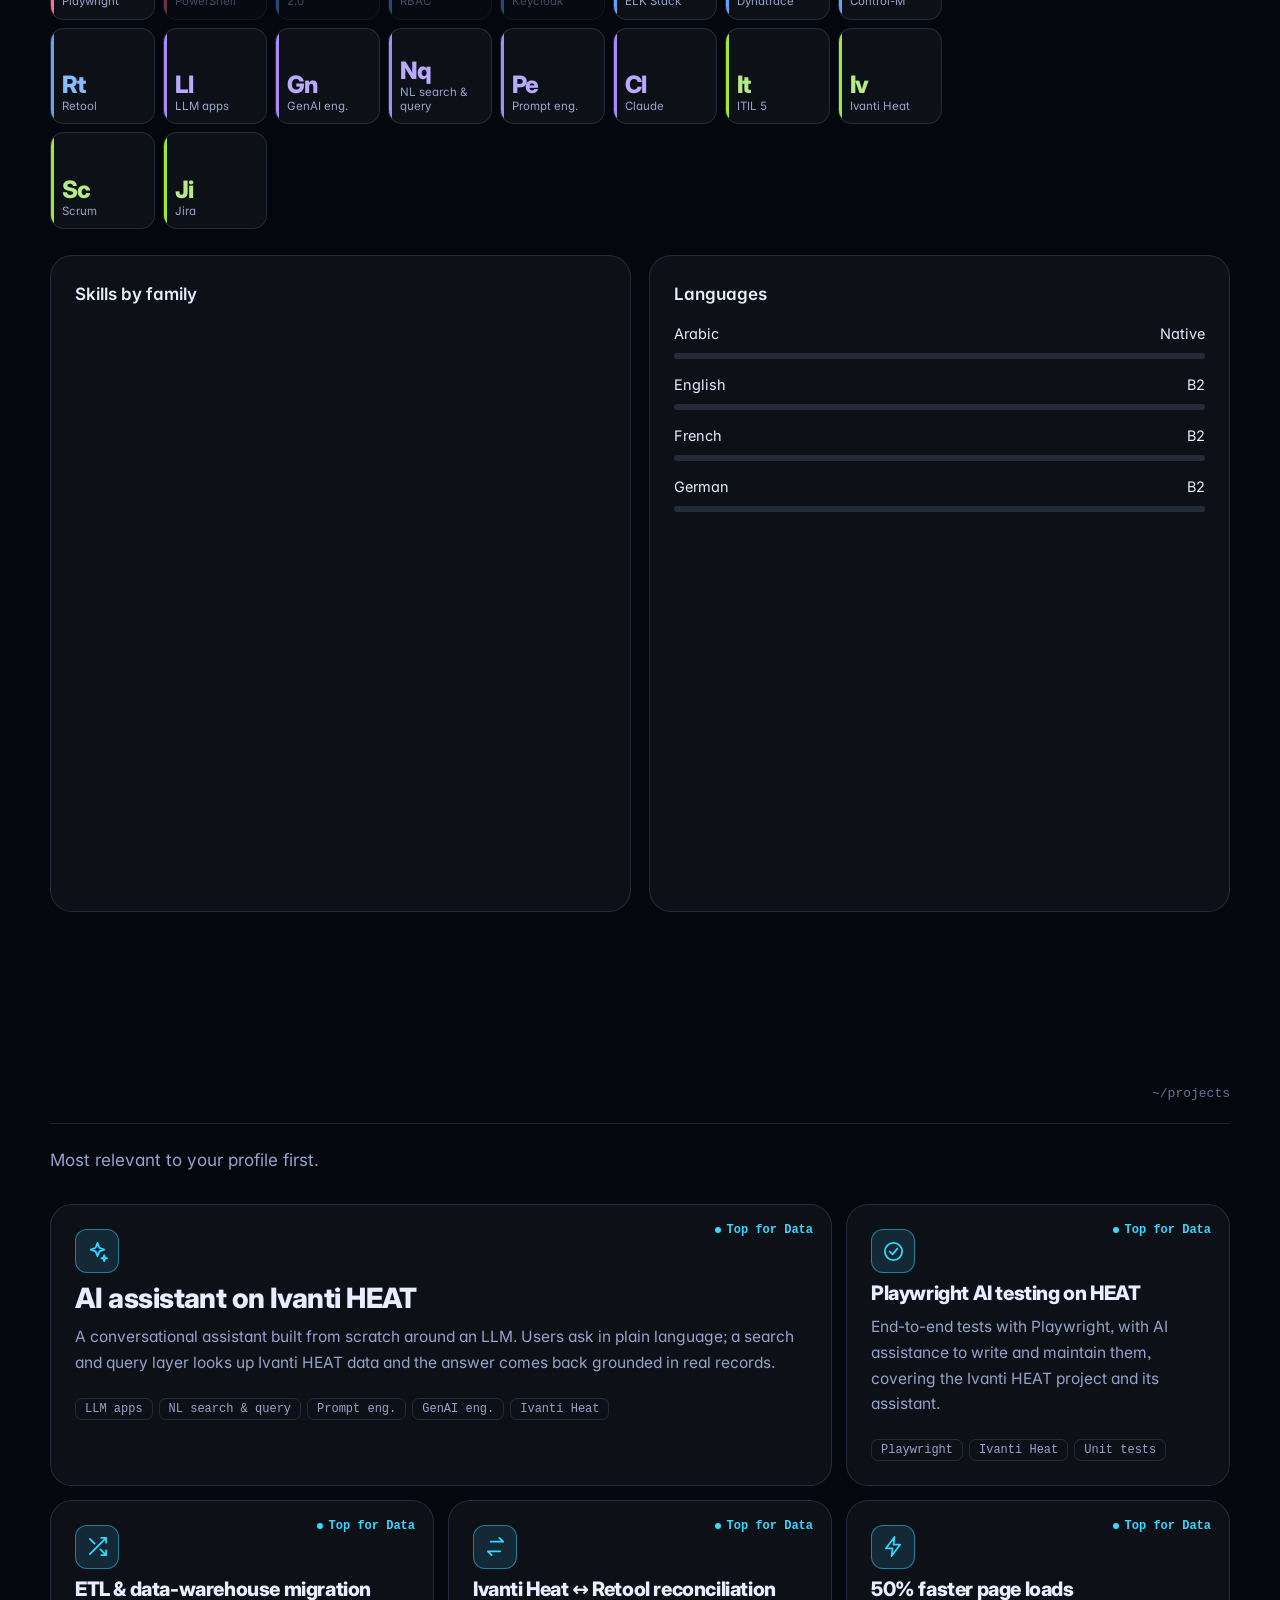
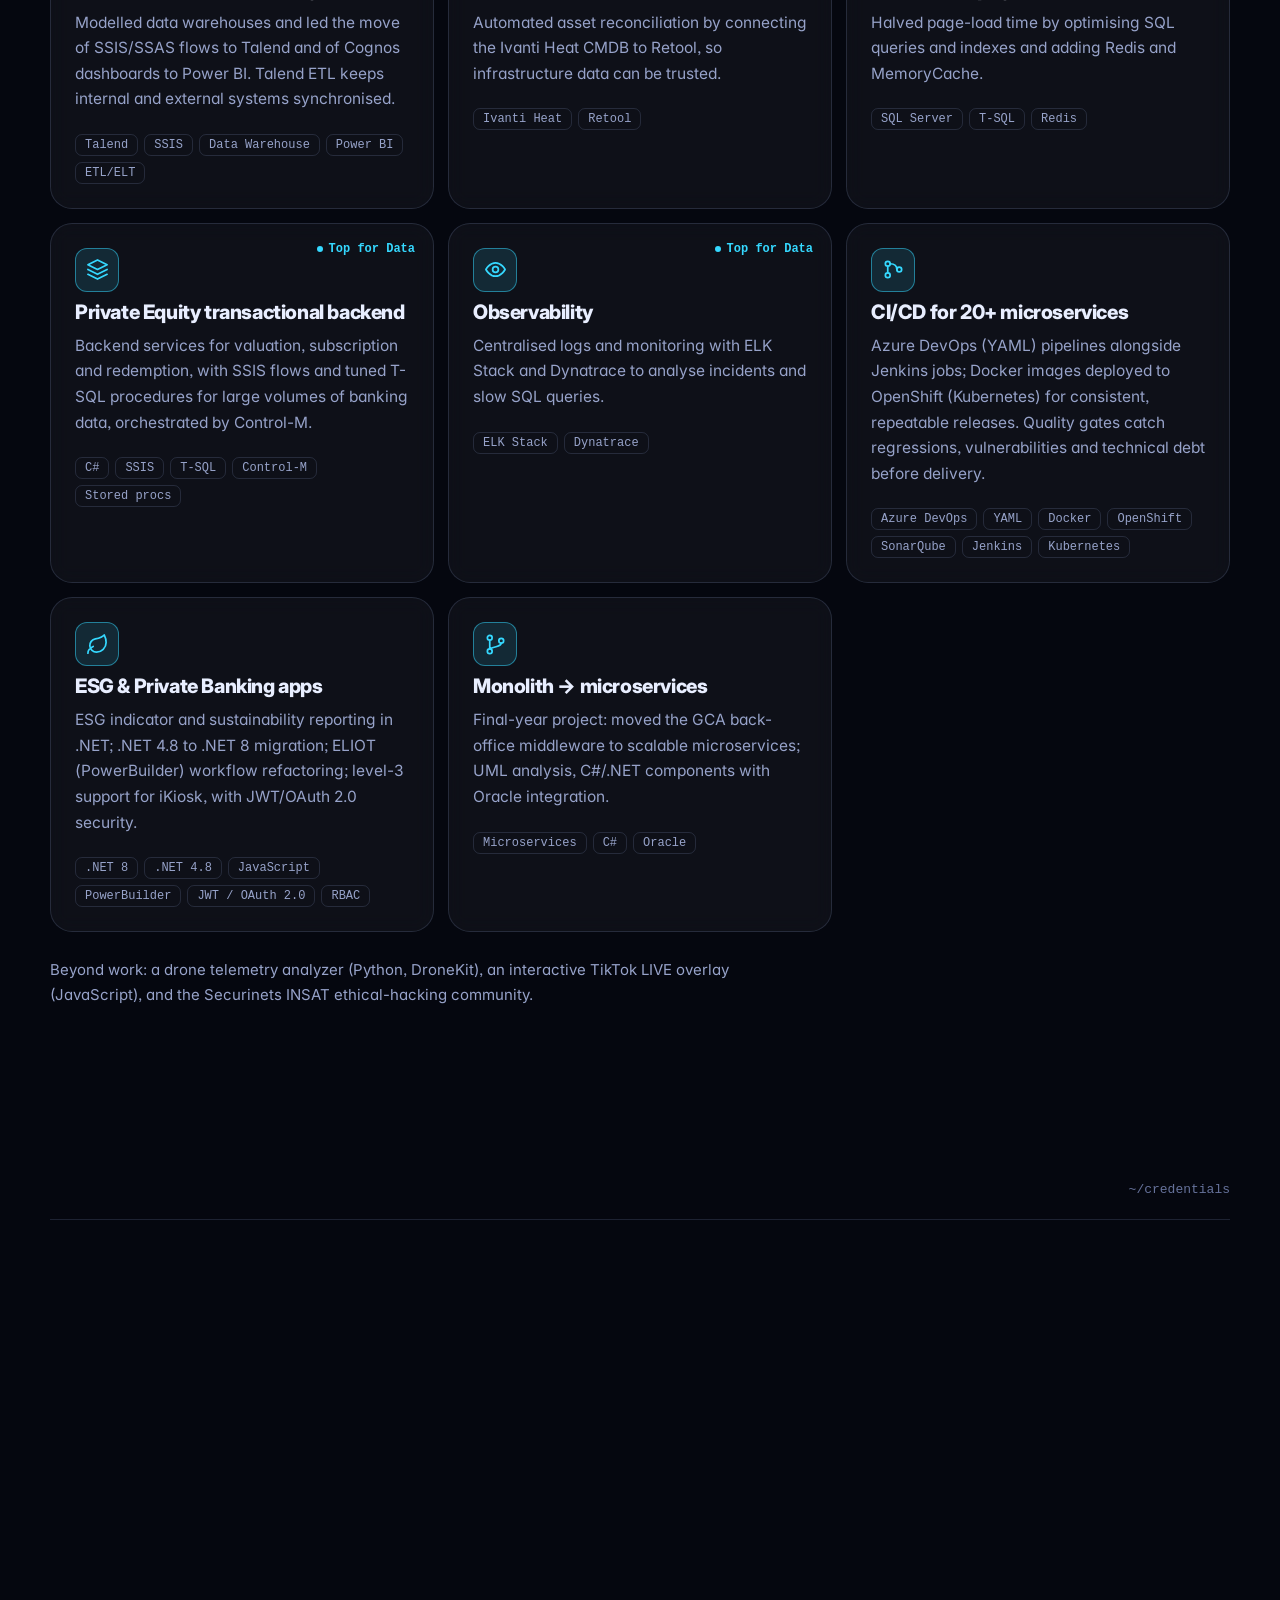
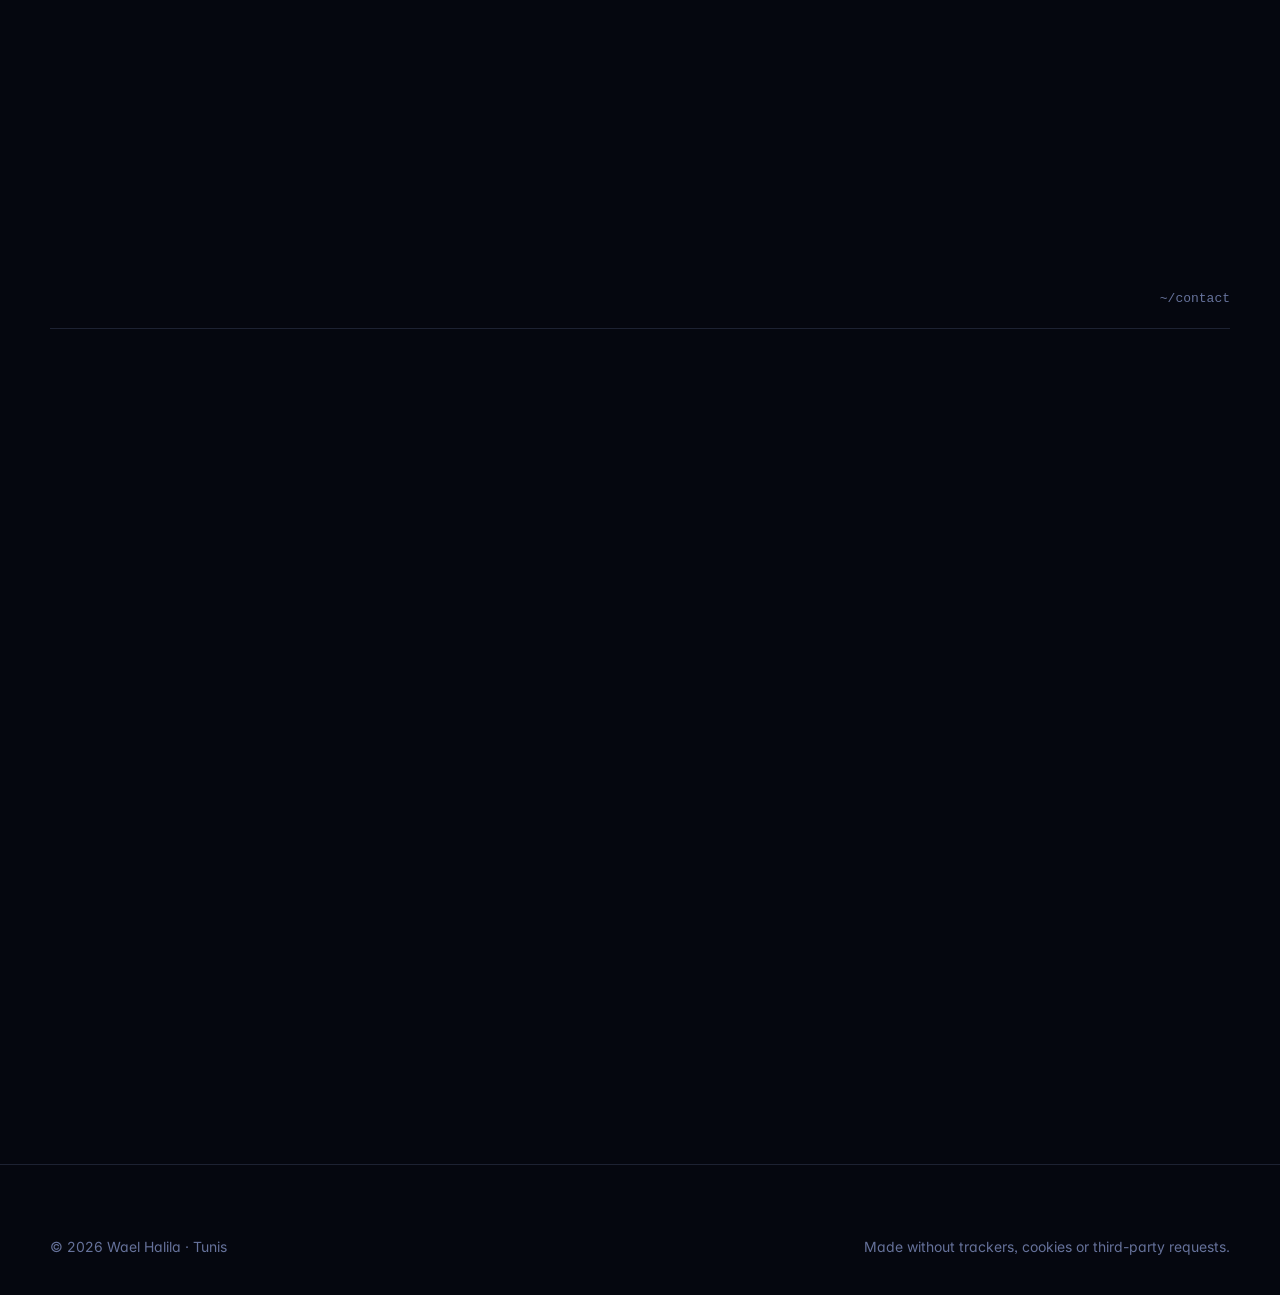
<file: data.html>
<!doctype html>
<html lang="en" data-lens="data"><head>
<meta charset="utf-8">
<meta name="viewport" content="width=device-width,initial-scale=1,viewport-fit=cover">
<title>Wael Halila — Data Engineer · BI Consultant · Tunis</title>
<meta name="description" content="Data solutions in financial services: ETL/ELT with SSIS and Talend, Control-M orchestration and production monitoring, on a solid SQL Server, C# and .NET 8 base. Based in Tunis.">
<meta http-equiv="Content-Security-Policy" content="default-src 'none'; script-src 'self'; style-src 'self'; img-src 'self' data:; font-src 'self'; connect-src 'self'; manifest-src 'self'; worker-src 'self'; media-src 'none'; frame-src 'none'; object-src 'none'; base-uri 'none'; form-action 'none'">
<meta name="referrer" content="strict-origin-when-cross-origin">
<meta name="color-scheme" content="dark light">
<meta name="theme-color" content="#05070f">
<meta name="mobile-web-app-capable" content="yes"><meta name="apple-mobile-web-app-capable" content="yes"><meta name="apple-mobile-web-app-status-bar-style" content="black-translucent"><meta name="apple-mobile-web-app-title" content="Wael Halila"><meta name="format-detection" content="telephone=no,email=no,address=no">
<meta name="robots" content="index,follow,max-image-preview:large">
<meta name="author" content="Wael Halila">
<meta name="wh-lens" content="data">
<link rel="canonical" href="https://halilaw.github.io/wael/data.html">
<meta property="og:type" content="profile"><meta property="og:site_name" content="Wael Halila"><meta property="og:locale" content="en_US">
<meta property="og:title" content="Wael Halila — Data Engineer · BI Consultant">
<meta property="og:description" content="Data solutions in financial services: ETL/ELT with SSIS and Talend, Control-M orchestration and production monitoring, on a solid SQL Server, C# and .NET 8 base. Based in Tunis.">
<meta property="og:url" content="https://halilaw.github.io/wael/data.html">
<meta property="og:image" content="https://halilaw.github.io/wael/assets/img/og-data.jpg"><meta property="og:image:type" content="image/jpeg"><meta property="og:image:width" content="1200"><meta property="og:image:height" content="630">
<meta property="og:image:alt" content="Wael Halila, Data Engineer · BI Consultant">
<meta property="profile:first_name" content="Wael"><meta property="profile:last_name" content="Halila">
<meta name="twitter:card" content="summary_large_image">
<meta name="twitter:title" content="Wael Halila — Data Engineer · BI Consultant">
<meta name="twitter:description" content="Data solutions in financial services: ETL/ELT with SSIS and Talend, Control-M orchestration and production monitoring, on a solid SQL Server, C# and .NET 8 base. Based in Tunis.">
<meta name="twitter:image" content="https://halilaw.github.io/wael/assets/img/og-data.jpg">
<link rel="icon" href="favicon.ico" sizes="any"><link rel="icon" type="image/png" sizes="32x32" href="assets/img/favicon-32.png">
<link rel="apple-touch-icon" href="assets/img/apple-touch-icon.png"><link rel="manifest" href="manifest.webmanifest">
<link rel="preload" href="assets/fonts/display-800.woff" as="font" type="font/woff" crossorigin>
<link rel="preload" href="assets/fonts/inter-400.woff" as="font" type="font/woff" crossorigin>
<link rel="preload" as="image" type="image/avif" href="assets/img/hero-600.avif" imagesrcset="assets/img/hero-360.avif 360w, assets/img/hero-600.avif 600w, assets/img/hero-1200.avif 1200w" imagesizes="(max-width:900px) 58vw, 470px" fetchpriority="high">
<script type="application/ld+json">{"@context":"https://schema.org","@type":"Person","name":"Wael Halila","url":"https://halilaw.github.io/wael/","image":"https://halilaw.github.io/wael/assets/img/og-image.jpg","jobTitle":"Data, .NET, DevOps & AI Engineer","worksFor":{"@type":"Organization","name":"ODDO BHF"},"alumniOf":{"@type":"CollegeOrUniversity","name":"ESPRIT"},"knowsLanguage":["ar","en","fr","de"],"knowsAbout":["Data integration","ETL","SQL Server",".NET 8","C#","Microservices","Azure DevOps","CI/CD","Docker","OpenShift","Large language models","Ivanti HEAT","Playwright","ITIL"],"address":{"@type":"PostalAddress","addressLocality":"Tunis","addressCountry":"TN"},"sameAs":["https://www.linkedin.com/in/wael-halila-9b75ba97/"]}</script>
<script src="assets/js/boot.js"></script>
<link rel="stylesheet" href="assets/css/app.css">
</head>
<body>
<div id="boot" aria-hidden="true"><div class="bootbox"><div id="bootlines"></div><div class="bootbar"><i></i></div></div></div>
<a class="skip" href="#main">Skip to content</a>
<svg class="sprite" width="0" height="0" aria-hidden="true" focusable="false"><defs>
<symbol id="i-data" viewBox="0 0 24 24"><ellipse cx="12" cy="5" rx="8" ry="3"/><path d="M4 5v6c0 1.7 3.6 3 8 3s8-1.3 8-3V5M4 11v6c0 1.7 3.6 3 8 3s8-1.3 8-3v-6"/></symbol>
<symbol id="i-net" viewBox="0 0 24 24"><path d="M8 3H7a2 2 0 0 0-2 2v5a2 2 0 0 1-2 2 2 2 0 0 1 2 2v5a2 2 0 0 0 2 2h1M16 3h1a2 2 0 0 1 2 2v5a2 2 0 0 0 2 2 2 2 0 0 0-2 2v5a2 2 0 0 1-2 2h-1"/></symbol>
<symbol id="i-ops" viewBox="0 0 24 24"><path d="M3 12a9 9 0 0 1 9-9 9.75 9.75 0 0 1 6.74 2.74L21 8M21 3v5h-5M21 12a9 9 0 0 1-9 9 9.75 9.75 0 0 1-6.74-2.74L3 16M8 16H3v5"/></symbol>
<symbol id="i-ai" viewBox="0 0 24 24"><path d="m12 3 1.9 5.1L19 10l-5.1 1.9L12 17l-1.9-5.1L5 10l5.1-1.9zM19 16l.8 2.2L22 19l-2.2.8L19 22l-.8-2.2L16 19l2.2-.8z"/></symbol>
<symbol id="i-chat" viewBox="0 0 24 24"><path d="M21 12a8 8 0 0 1-11.5 7.2L4 20l1-4.5A8 8 0 1 1 21 12z"/></symbol>
<symbol id="i-search" viewBox="0 0 24 24"><circle cx="11" cy="11" r="7"/><path d="m21 21-4.3-4.3"/></symbol>
<symbol id="i-test" viewBox="0 0 24 24"><circle cx="12" cy="12" r="9"/><path d="m8 12 3 3 5-6"/></symbol>
<symbol id="i-ci" viewBox="0 0 24 24"><circle cx="6" cy="6" r="2.5"/><circle cx="6" cy="18" r="2.5"/><circle cx="18" cy="12" r="2.5"/><path d="M6 8.5v7M8.5 6C13 6 15.5 8 15.5 12"/></symbol>
<symbol id="i-etl" viewBox="0 0 24 24"><path d="M16 3h5v5M4 20 21 3M21 16v5h-5M15 15l6 6M4 4l5 5"/></symbol>
<symbol id="i-sync" viewBox="0 0 24 24"><path d="M7 7h13l-4-4M17 17H4l4 4"/></symbol>
<symbol id="i-speed" viewBox="0 0 24 24"><path d="M13 2 4 14h7l-1 8 9-12h-7z"/></symbol>
<symbol id="i-db" viewBox="0 0 24 24"><path d="m12 2-10 5 10 5 10-5zM2 17l10 5 10-5M2 12l10 5 10-5"/></symbol>
<symbol id="i-leaf" viewBox="0 0 24 24"><path d="M11 20A7 7 0 0 1 9.8 6.1C15.5 5 17 4.5 19 2c1 2 2 4.2 2 8 0 5.500-4.800 10-10 10zM2 21c0-3 1.900-5.400 5.500-7"/></symbol>
<symbol id="i-eye" viewBox="0 0 24 24"><path d="M2 12s3.600-7 10-7 10 7 10 7-3.600 7-10 7S2 12 2 12z"/><circle cx="12" cy="12" r="3"/></symbol>
<symbol id="i-split" viewBox="0 0 24 24"><circle cx="6" cy="5" r="2.500"/><circle cx="6" cy="19" r="2.500"/><circle cx="18" cy="8" r="2.500"/><path d="M6 7.500v9M18 10.500c0 4-6 3-12 6"/></symbol>
<symbol id="i-sun" viewBox="0 0 24 24"><circle cx="12" cy="12" r="4"/><path d="M12 2v2M12 20v2M4.900 4.900l1.400 1.400M17.700 17.700l1.400 1.400M2 12h2M20 12h2M4.900 19.100l1.400-1.400M17.700 6.300l1.400-1.400"/></symbol>
<symbol id="i-moon" viewBox="0 0 24 24"><path d="M21 12.800A9 9 0 1 1 11.200 3a7 7 0 0 0 9.800 9.800z"/></symbol>
<symbol id="i-cmd" viewBox="0 0 24 24"><path d="M15 6v12a3 3 0 1 0 3-3H6a3 3 0 1 0 3 3V6a3 3 0 1 0-3 3h12a3 3 0 1 0-3-3"/></symbol>
<symbol id="i-share" viewBox="0 0 24 24"><circle cx="18" cy="5" r="3"/><circle cx="6" cy="12" r="3"/><circle cx="18" cy="19" r="3"/><path d="m8.600 13.500 6.800 4M15.400 6.500l-6.800 4"/></symbol>
<symbol id="i-dl" viewBox="0 0 24 24"><path d="M12 3v12m0 0-4-4m4 4 4-4M4 20h16"/></symbol>
<symbol id="i-mail" viewBox="0 0 24 24"><rect x="3" y="5" width="18" height="14" rx="2"/><path d="m3 7 9 6 9-6"/></symbol>
<symbol id="i-phone" viewBox="0 0 24 24"><path d="M5 4h4l2 5-2.500 1.500a11 11 0 0 0 5 5L15 13l5 2v4a2 2 0 0 1-2 2A16 16 0 0 1 3 6a2 2 0 0 1 2-2z"/></symbol>
<symbol id="i-link" viewBox="0 0 24 24"><path d="M10 14a5 5 0 0 0 7 0l3-3a5 5 0 0 0-7-7l-1 1M14 10a5 5 0 0 0-7 0l-3 3a5 5 0 0 0 7 7l1-1"/></symbol>
<symbol id="i-out" viewBox="0 0 24 24"><path d="M7 17 17 7M8 7h9v9"/></symbol>
<symbol id="i-copy" viewBox="0 0 24 24"><rect x="9" y="9" width="12" height="12" rx="2"/><path d="M5 15V5a2 2 0 0 1 2-2h10"/></symbol>
<symbol id="i-card" viewBox="0 0 24 24"><rect x="3" y="4" width="18" height="16" rx="2"/><circle cx="9" cy="11" r="2.500"/><path d="M5.500 17c.6-2 2-3 3.500-3s2.900 1 3.500 3M15 9h3M15 13h3"/></symbol>
<symbol id="i-up" viewBox="0 0 24 24"><path d="m6 15 6-6 6 6"/></symbol>
<symbol id="i-sound" viewBox="0 0 24 24"><path d="M11 5 6 9H3v6h3l5 4zM15.500 8.500a5 5 0 0 1 0 7M18.500 5.500a9 9 0 0 1 0 13"/></symbol>
<symbol id="i-award" viewBox="0 0 24 24"><circle cx="12" cy="9" r="6"/><path d="m8.500 14-1.500 8 5-3 5 3-1.500-8"/></symbol>
<symbol id="i-term" viewBox="0 0 24 24"><path d="m4 17 6-6-6-6M12 19h8"/></symbol>
<symbol id="i-menu" viewBox="0 0 24 24"><path d="M4 7h16M4 12h16M4 17h16"/></symbol>
<symbol id="i-close" viewBox="0 0 24 24"><path d="m6 6 12 12M18 6 6 18"/></symbol>
<symbol id="i-pin" viewBox="0 0 24 24"><path d="M20 10c0 6-8 12-8 12S4 16 4 10a8 8 0 1 1 16 0z"/><circle cx="12" cy="10" r="3"/></symbol>
</defs></svg>
<div id="bar" aria-hidden="true"></div><canvas id="fx" aria-hidden="true"></canvas><div class="veil" aria-hidden="true"></div>

<header class="nav">
  <a href="#home" class="logo" aria-label="Wael Halila, back to top">WH</a>
  <nav class="menu" id="menu" aria-label="Main"><i class="ind" aria-hidden="true"></i>
    <a href="#about">About</a><a href="#experience">Experience</a><a href="#ai">AI × HEAT</a><a href="#skills">Skills</a><a href="#projects">Projects</a><a href="#credentials">Credentials</a><a href="#contact">Contact</a></nav>
  <div class="navr">
    <button class="pbadge" id="pbadge" type="button" aria-label="Current profile. Press to switch to the next one"><svg class="ic" id="pbIc" aria-hidden="true"><use href="#i-data"/></svg><span class="rollbox" id="pbTxt">Data</span><span class="pips" aria-hidden="true"><i></i><i></i><i></i></span></button>
    <button class="kbd" id="askbtn" type="button" aria-label="Open command menu"><svg class="ic" aria-hidden="true"><use href="#i-search"/></svg><span>Search</span><kbd>Ctrl K</kbd></button>
    <button class="ibtn" id="theme" type="button" aria-label="Switch between dark and light theme"><svg class="ic" aria-hidden="true"><use href="#i-sun"/></svg></button>
    <button class="ibtn" id="burger" type="button" aria-label="Open menu" aria-expanded="false" aria-controls="menu"><svg class="ic" aria-hidden="true"><use href="#i-menu"/></svg></button>
  </div>
</header>

<noscript><div class="nojs"><h1>Wael Halila</h1><p>Data, .NET, DevOps &amp; AI engineer in Tunis. 4+ years in financial services: data integration (SSIS, Talend, Control-M), C# / .NET 8 microservices, Azure DevOps CI/CD and an LLM assistant on Ivanti HEAT. ITIL® 5 Foundation.</p><p>Contact: wael.halila [at] gmail [dot] com · <a href="https://www.linkedin.com/in/wael-halila-9b75ba97/" rel="noopener noreferrer">LinkedIn</a></p><p>CV: <a href="assets/cv/Wael_Halila_CV_Data_Engineer.pdf">Data</a> · <a href="assets/cv/Wael_Halila_CV_Software_Engineer.pdf">.NET</a> · <a href="assets/cv/Wael_Halila_CV_DevOps_Engineer.pdf">DevOps</a></p><p>Turn on JavaScript to see the full interactive portfolio.</p></div></noscript>

<main id="main">
<section class="scene" id="scene" aria-label="Introduction">
 <div class="stick" id="home">
  <div class="hero">
   <div class="hero-text">
    <p class="status"><i class="dot"></i><span>Open to opportunities</span><span class="sep"></span><span id="clock">Tunis, Tunisia</span></p>
    <h1 id="name" aria-label="Wael Halila"><span aria-hidden="true">Wael</span><span aria-hidden="true">Halila</span></h1>
    <div class="rolebox rollbox" id="role" aria-live="polite"><span class="r"><em>Data Engineer</em><small>BI Consultant</small></span></div>
    <p class="lead" id="pitch">Data solutions in financial services: ETL/ELT with SSIS and Talend, Control-M orchestration and production monitoring, on a solid SQL Server, C# and .NET 8 base.</p>
    <div class="term" id="termbox" aria-hidden="true"><header><svg class="ic" aria-hidden="true"><use href="#i-term"/></svg><span>~/wael/profile</span><b id="termTag">data</b></header><div class="body" id="term"></div></div>
    <div class="row cta"><a class="btn pri" id="cvdl" href="assets/cv/Wael_Halila_CV_Data_Engineer.pdf" download><svg class="ic" aria-hidden="true"><use href="#i-dl"/></svg><span id="cvlbl">Download CV</span></a><a class="btn" href="#contact"><svg class="ic" aria-hidden="true"><use href="#i-mail"/></svg>Contact</a><button class="btn ghost" id="hear" type="button"><svg class="ic" aria-hidden="true"><use href="#i-sound"/></svg>Hear intro<span class="eq" aria-hidden="true"><i></i><i></i><i></i></span></button></div>
    <div class="rail" id="rail" role="group" aria-label="Choose a profile"><i class="thumb" aria-hidden="true"></i></div>
   </div>
   <div class="holo" id="avatar">
    <div class="holo-in" id="holo">
     <div class="plate"></div><i class="frame"></i><i class="cb tl"></i><i class="cb tr"></i><i class="cb bl"></i><i class="cb br"></i>
     <picture class="cut"><source type="image/avif" srcset="assets/img/hero-360.avif 360w, assets/img/hero-600.avif 600w, assets/img/hero-1200.avif 1200w" sizes="(max-width:900px) 58vw, 470px"><source type="image/webp" srcset="assets/img/hero-360.webp 360w, assets/img/hero-600.webp 600w, assets/img/hero-1200.webp 1200w" sizes="(max-width:900px) 58vw, 470px"><img src="assets/img/hero-600.webp" width="600" height="636" alt="Wael Halila, smiling, wearing glasses and a navy suit" fetchpriority="high" decoding="async"></picture>
     <i class="sweep" aria-hidden="true"></i><i class="tint" aria-hidden="true"></i>
     <span class="orb o1"><span class="rollbox"></span></span><span class="orb o2"><span class="rollbox"></span></span><span class="orb o3"><span class="rollbox"></span></span><span class="orb o4"><span class="rollbox"></span></span>
     <span class="live"><i class="dot"></i><span id="clock2">Tunis</span></span>
    </div>
   </div>
  </div>
  <div class="hint" id="hint" aria-hidden="true"><i></i><span id="hintTxt">Scroll down to explore</span><b>↓</b></div>
 </div>
</section>

<div class="marquee" aria-hidden="true"><div class="mq" id="mq"></div></div>
<section class="wrap sec flush" id="impact" aria-label="Key numbers"><div class="stats rv" id="stats"></div></section>

<section id="about" class="wrap sec"><header class="sh"><h2>Four disciplines, one engineer</h2><span class="path">~/about</span></header>
<div class="about">
 <div class="idwrap rv"><div class="strap"></div><button class="idcard" id="idcard" type="button" aria-label="Engineer ID card. Press to flip it"><span class="face front">
  <span class="idtop"><b>WH</b><small>ENGINEER ID · 2026</small></span>
  <span class="idp"><picture><source type="image/avif" srcset="assets/img/id-360.avif 360w, assets/img/id-720.avif 720w" sizes="272px"><source type="image/webp" srcset="assets/img/id-360.webp 360w, assets/img/id-720.webp 720w" sizes="272px"><img src="assets/img/id-360.webp" width="360" height="450" alt="" loading="lazy" decoding="async"></picture></span>
  <strong>Wael Halila</strong><span class="idrole" id="idrole"></span>
  <span class="idchips"><i>ITIL® 5</i><i>.NET 8</i><i>Azure DevOps</i><i>AI × HEAT</i></span><span class="bars" aria-hidden="true"></span><span class="sheen" aria-hidden="true"></span></span>
  <span class="face back"><strong>What I bring</strong><ul id="idlist"></ul><small>Tunis · tap to flip back</small></span></button></div>
 <div class="about-text rv">
  <p>I work on critical platforms for Asset Management, ESG, Private Equity and Private Banking, and I cover the full data lifecycle, from integration to reporting, on solid SQL Server, C# and .NET 8 foundations.</p>
  <p>I keep delivery reliable with Azure DevOps pipelines, quality gates and observability. On Ivanti HEAT I built an AI assistant from scratch around an LLM, with natural-language search and querying, and I test it end to end with Playwright. I'm training in generative AI engineering and hold the ITIL® 5 Foundation certificate.</p>
  <dl class="facts"><div><dt>Based in</dt><dd>Tunis, Tunisia</dd></div><div><dt>Current role</dt><dd>Engineer, ODDO BHF (since Sep 2022)</dd></div><div><dt>Degree</dt><dd>Software engineering, ESPRIT</dd></div><div><dt>Languages</dt><dd>Arabic · English · French · German</dd></div></dl>
 </div></div></section>

<section id="experience" class="wrap sec"><header class="sh"><h2>Experience</h2><span class="path">~/experience</span></header><p class="sub">ODDO BHF, Tunis. The same four years, told for the profile you picked.</p><ol class="tl" id="timeline"></ol></section>

<section id="ai" class="wrap sec"><header class="sh"><h2>AI on Ivanti HEAT</h2><span class="path">~/ai</span></header>
<p class="sub">Search, querying and testing, powered by generative AI.</p>
<div class="ai rv"><div><div class="tabs" id="aitabs" role="tablist" aria-label="AI topics"></div><div class="panel aipanel" id="aipanel" role="tabpanel" aria-live="polite"></div><div class="tags" id="aitags"></div></div>
<div class="panel flow" id="flow" aria-label="How the assistant works"></div></div>
<p class="note">Overview only. The real architecture details stay with the project.</p></section>

<section id="skills" class="wrap sec"><header class="sh"><h2>Skills</h2><span class="path">~/skills</span></header>
<p class="sub">Tap a tile. Tiles fade when they matter less for the selected profile.</p>
<div class="chips" id="filters" role="group" aria-label="Filter skills by family"></div>
<div class="skills-wrap"><div class="ptable" id="ptable"></div><aside class="panel detail" id="detail" aria-live="polite"><b>Pick a tile</b><p>Hover or tap a tile to see where I've used it.</p></aside></div>
<div class="charts"><figure class="panel"><figcaption>Skills by family</figcaption><canvas id="radar" height="320" role="img" aria-label="Radar chart of skills by family"></canvas></figure>
<figure class="panel"><figcaption>Languages</figcaption><div id="langs"></div></figure></div></section>

<section id="projects" class="wrap sec"><header class="sh"><h2>Delivered</h2><span class="path">~/projects</span></header><p class="sub">Most relevant to your profile first.</p><div class="pgrid" id="projgrid"></div>
<p class="side">Beyond work: a drone telemetry analyzer (Python, DroneKit), an interactive TikTok LIVE overlay (JavaScript), and the Securinets INSAT ethical-hacking community.</p></section>

<section id="credentials" class="wrap sec"><header class="sh"><h2>Credentials</h2><span class="path">~/credentials</span></header>
<div class="cred rv"><figure class="panel"><figcaption>Certifications and training</figcaption><ul class="certs" id="certs"></ul></figure><div class="edu" id="edu"></div></div></section>

<section id="contact" class="wrap sec"><header class="sh"><h2>Let's talk</h2><span class="path">~/contact</span></header>
<div class="contact">
 <div class="rv"><h3>Hiring for a data, .NET, DevOps or AI role?</h3><p class="sub tight">Send a note and I'll reply quickly. Or grab the CV that matches the role.</p>
  <div class="links" id="links"></div>
  <div class="row" id="cvs"></div>
  <form class="mail panel" id="form"><input id="fn" placeholder="Your name or company" required maxlength="120" autocomplete="organization" aria-label="Your name or company"><textarea id="fm" rows="4" placeholder="Tell me about the role" required maxlength="2000" aria-label="Message"></textarea><button class="btn pri" type="submit"><svg class="ic" aria-hidden="true"><use href="#i-mail"/></svg>Write the email</button></form></div>
 <div class="panel share rv" id="sharepanel"><h3>Share this portfolio</h3><p>Pick the profile you want to send. Each one has its own link and preview card for email, LinkedIn and chat.</p>
  <div class="row" id="sharelens" role="group" aria-label="Profile to share"></div>
  <div class="sharegrid"><div class="qr" id="qr" role="img" aria-label="QR code for the selected link"></div>
   <div class="sharebtns"><button class="btn" id="bCopy" type="button"><svg class="ic" aria-hidden="true"><use href="#i-copy"/></svg>Copy link</button><a class="btn" id="bMail" href="mailto:"><svg class="ic" aria-hidden="true"><use href="#i-mail"/></svg>Send by email</a><button class="btn" id="bShare" type="button"><svg class="ic" aria-hidden="true"><use href="#i-share"/></svg>Share…</button><a class="btn" id="bVcf" href="assets/Wael_Halila.vcf" download="Wael_Halila.vcf"><svg class="ic" aria-hidden="true"><use href="#i-card"/></svg>Save contact</a></div></div>
  <div class="urlbox" id="urlbox"></div></div>
</div></section>
</main>

<nav class="chap" id="chap" aria-label="Page sections"></nav>
<div class="hud" id="hud" aria-hidden="true"><span>section <b id="hudSec">intro</b></span><span><b id="hudPct">0</b>%</span></div>
<footer><div class="wrap"><span>© <span id="yr"></span> Wael Halila · Tunis</span><span>Made without trackers, cookies or third-party requests.</span></div></footer>
<button class="ibtn toTop" id="toTop" type="button" aria-label="Back to top"><svg class="ic" aria-hidden="true"><use href="#i-up"/></svg></button>

<dialog id="pal" aria-label="Command menu">
 <div class="pal-in"><svg class="ic" aria-hidden="true"><use href="#i-search"/></svg><input id="pq" type="text" role="combobox" aria-expanded="true" aria-controls="plist" aria-autocomplete="list" placeholder="Jump to a section, switch profile, or ask a question" autocomplete="off" spellcheck="false" maxlength="200"></div>
 <div id="plist" role="listbox" aria-label="Results"></div>
 <div class="pal-f"><span>↑ ↓ to move</span><span>Enter to run</span><span>Esc to close</span></div>
</dialog>
<script src="assets/js/data.js"></script>
<script src="assets/js/qr.js"></script>
<script src="assets/js/app.js"></script>
</body></html>
</file>
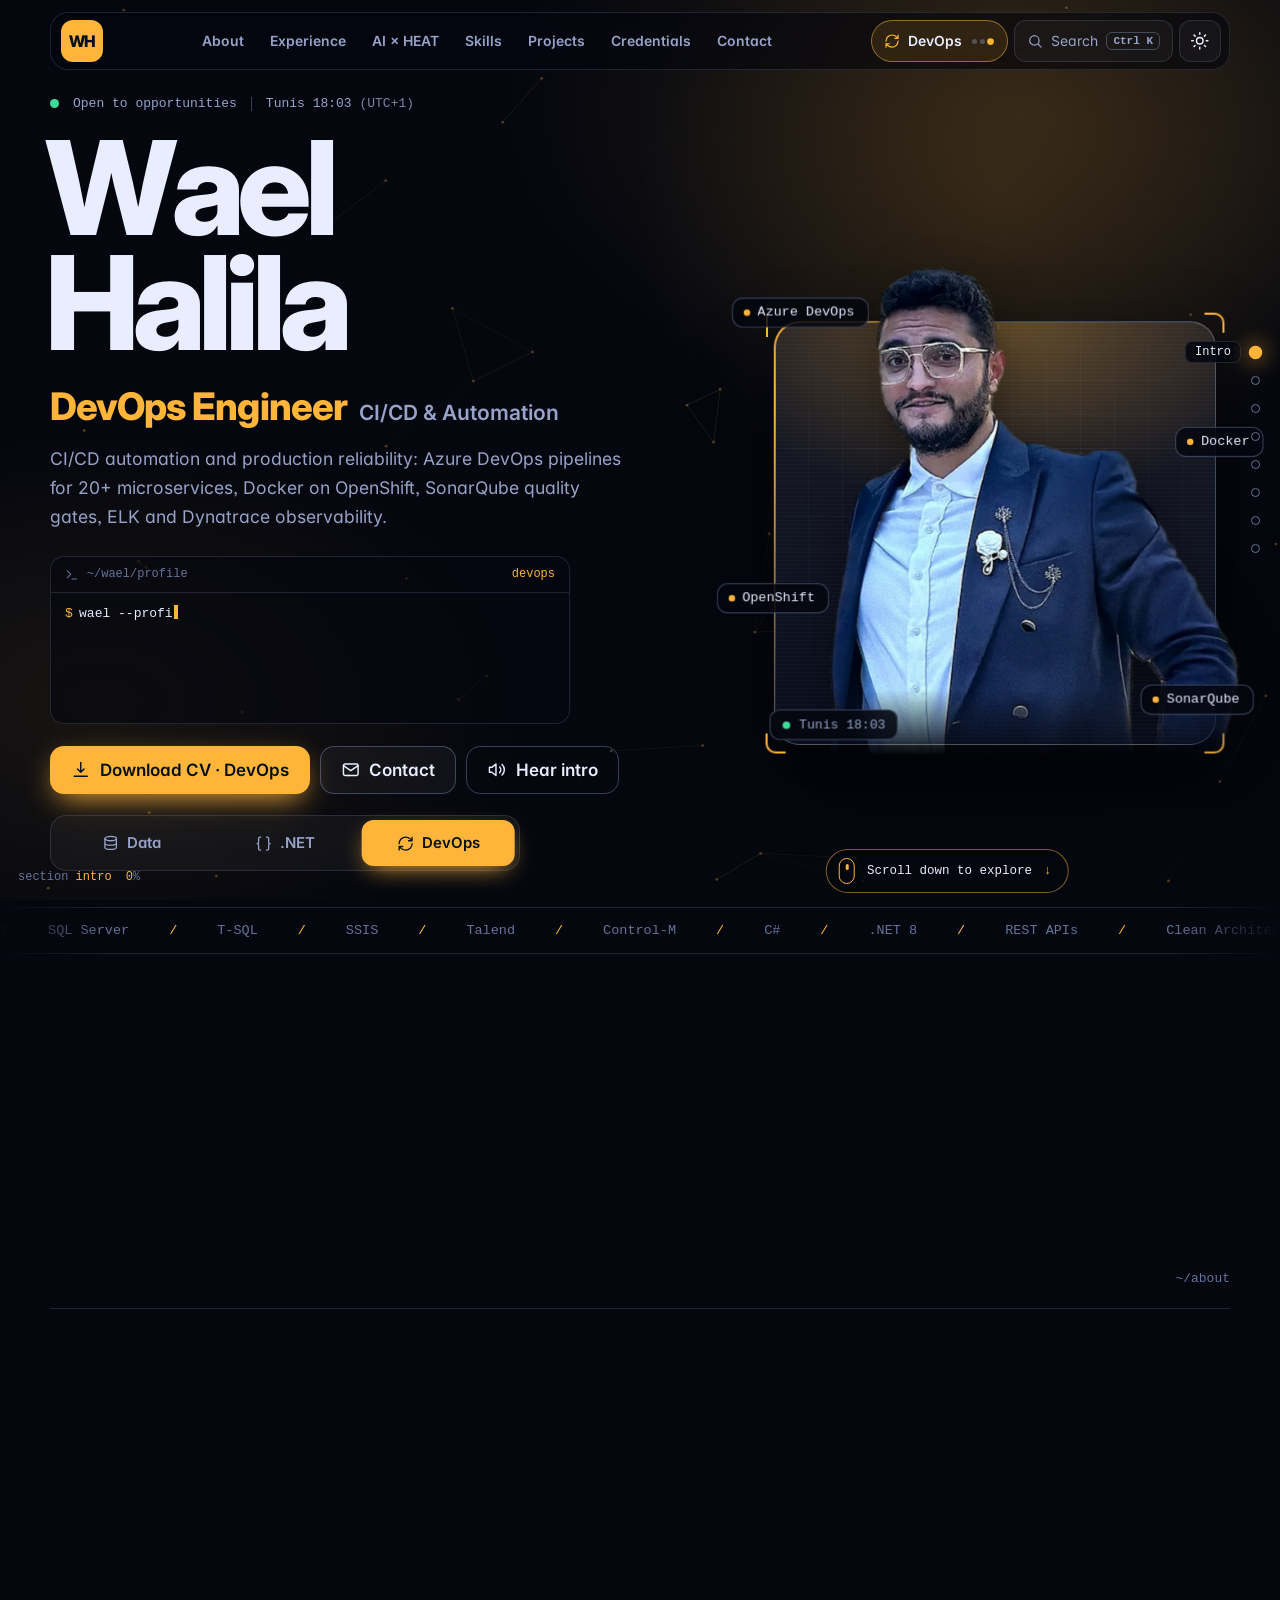
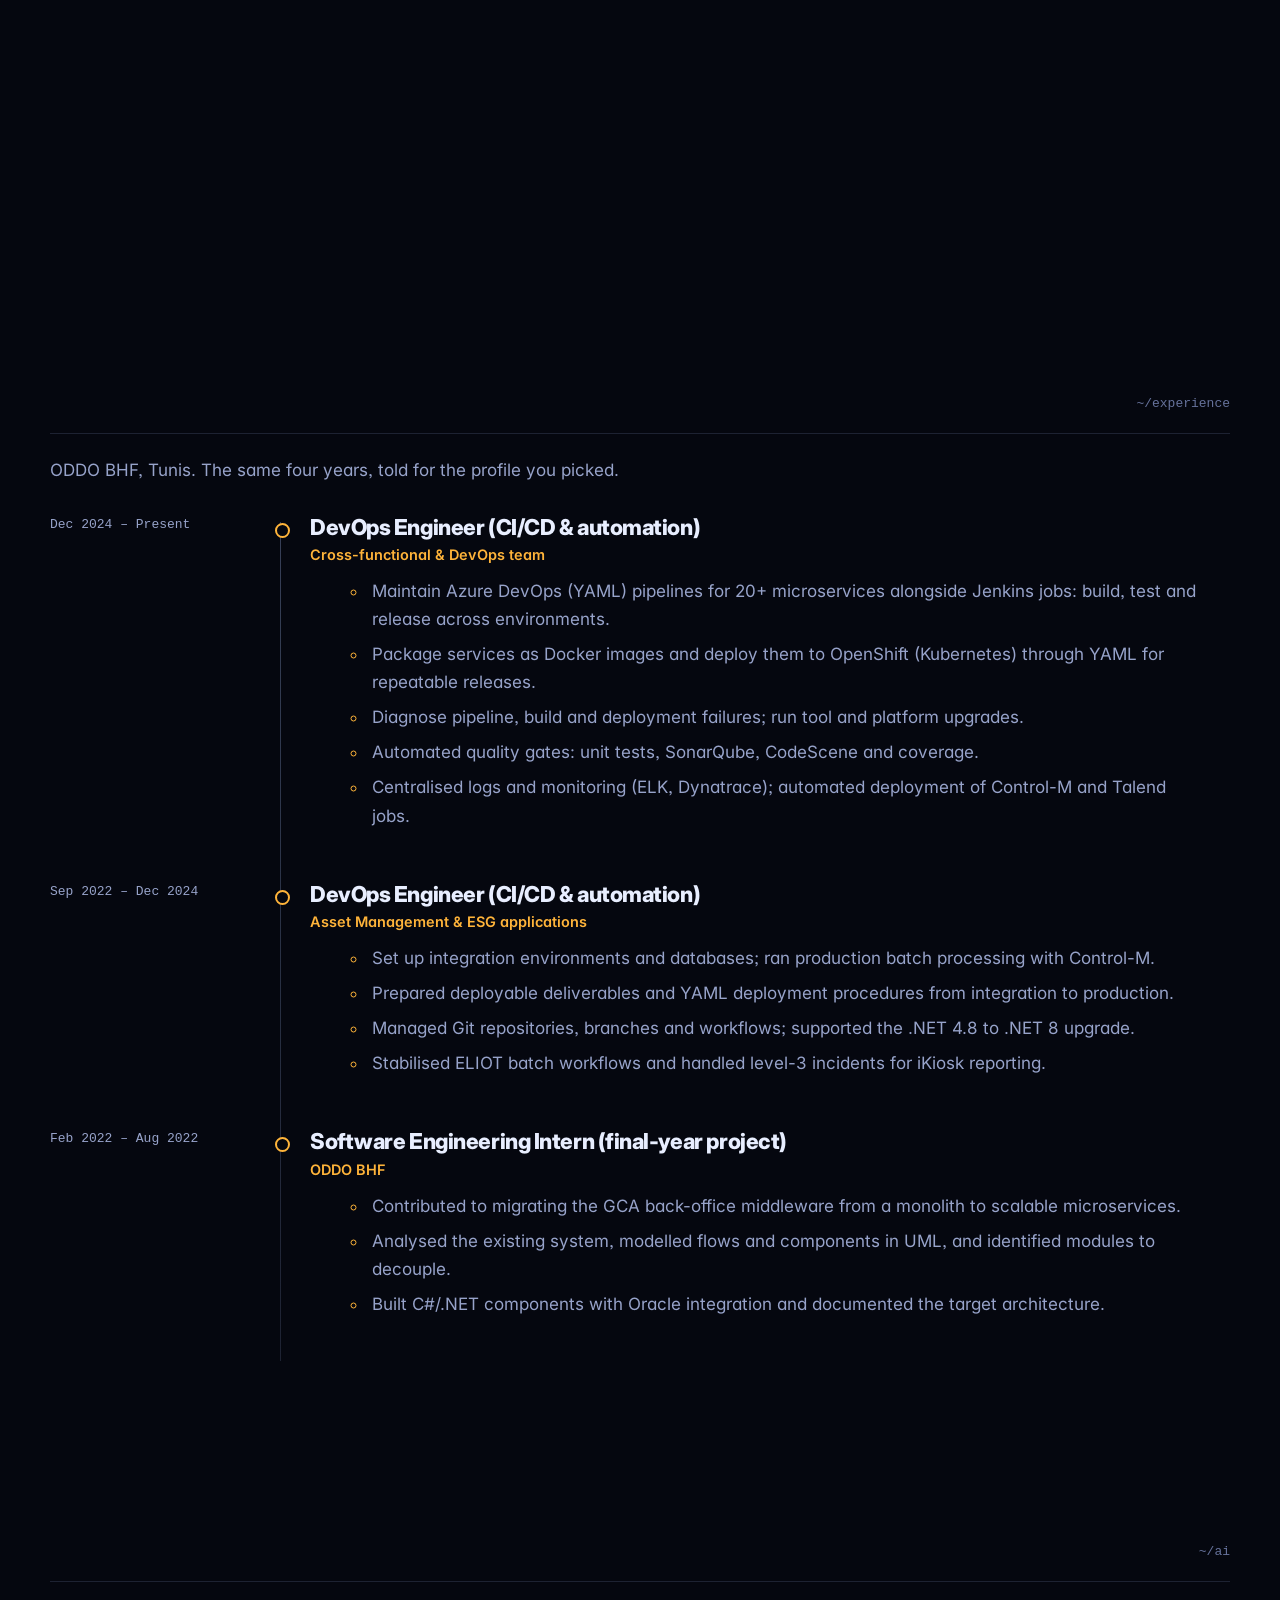
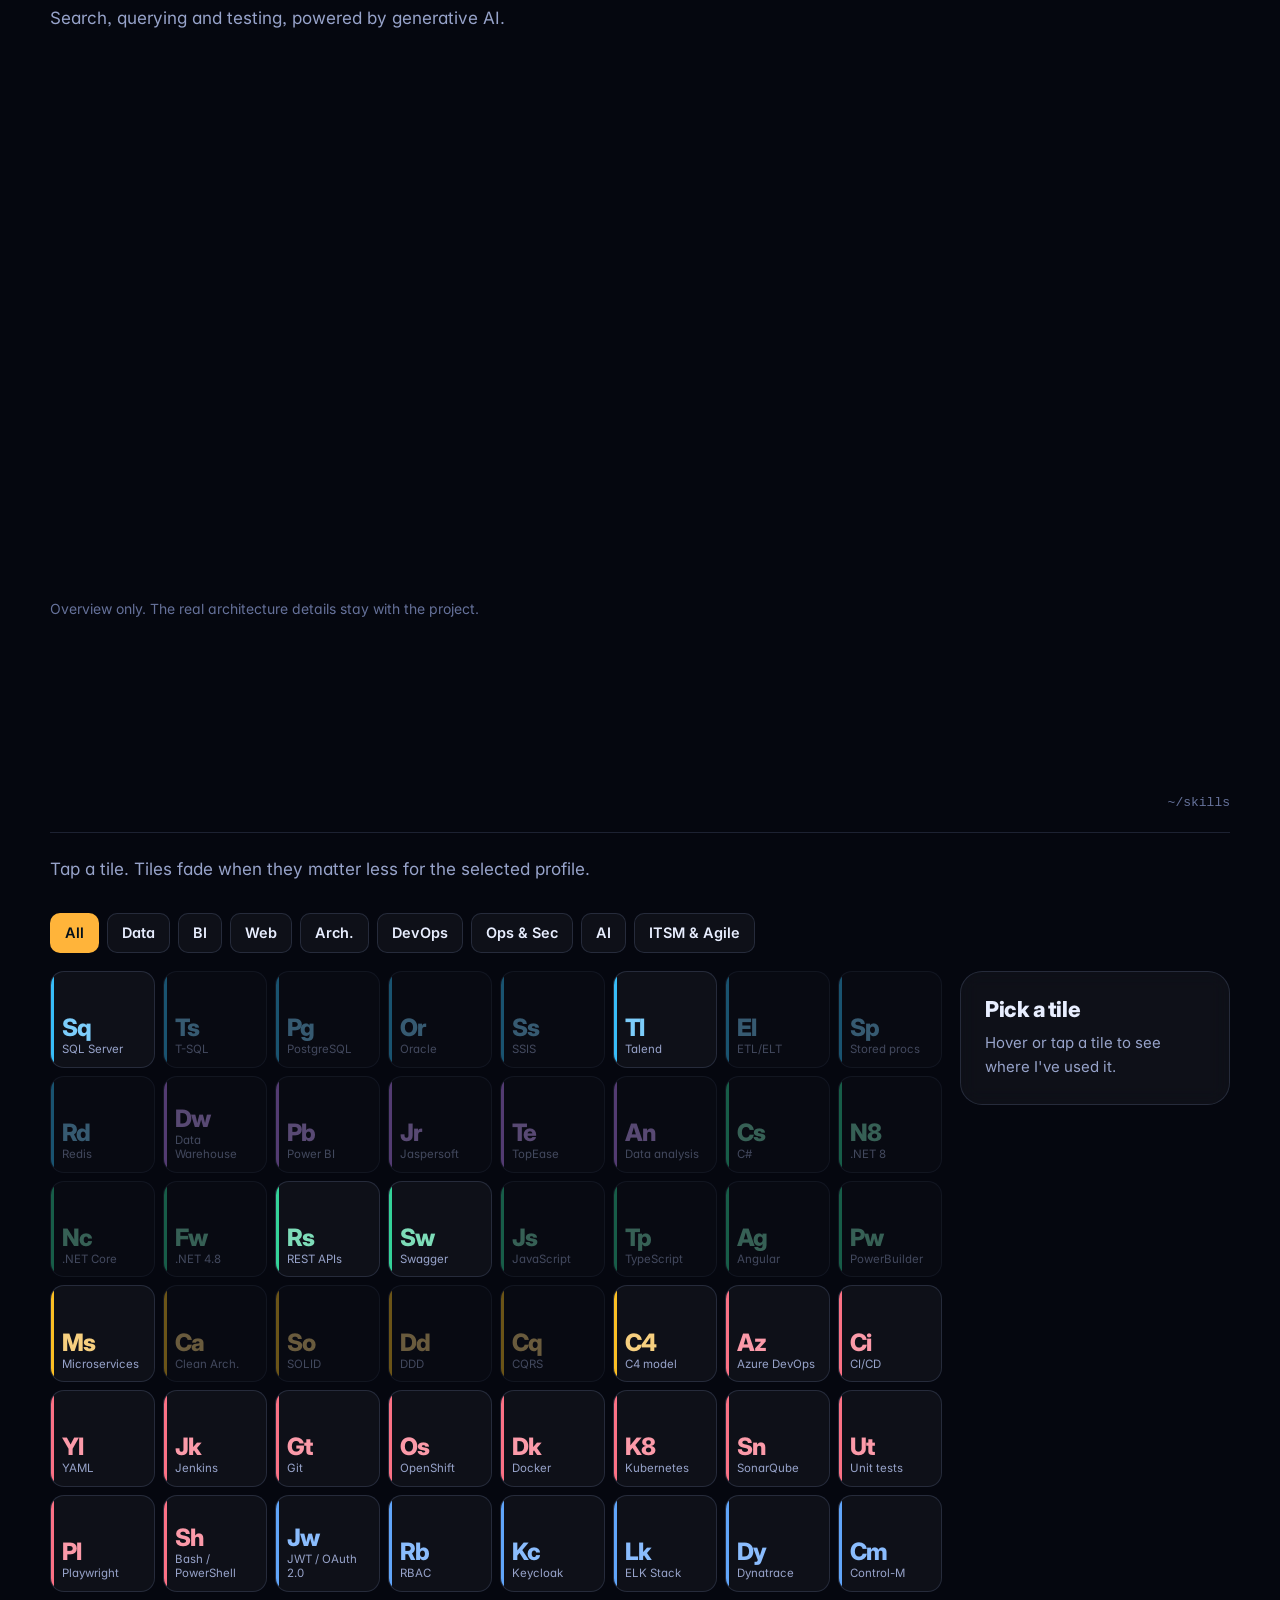
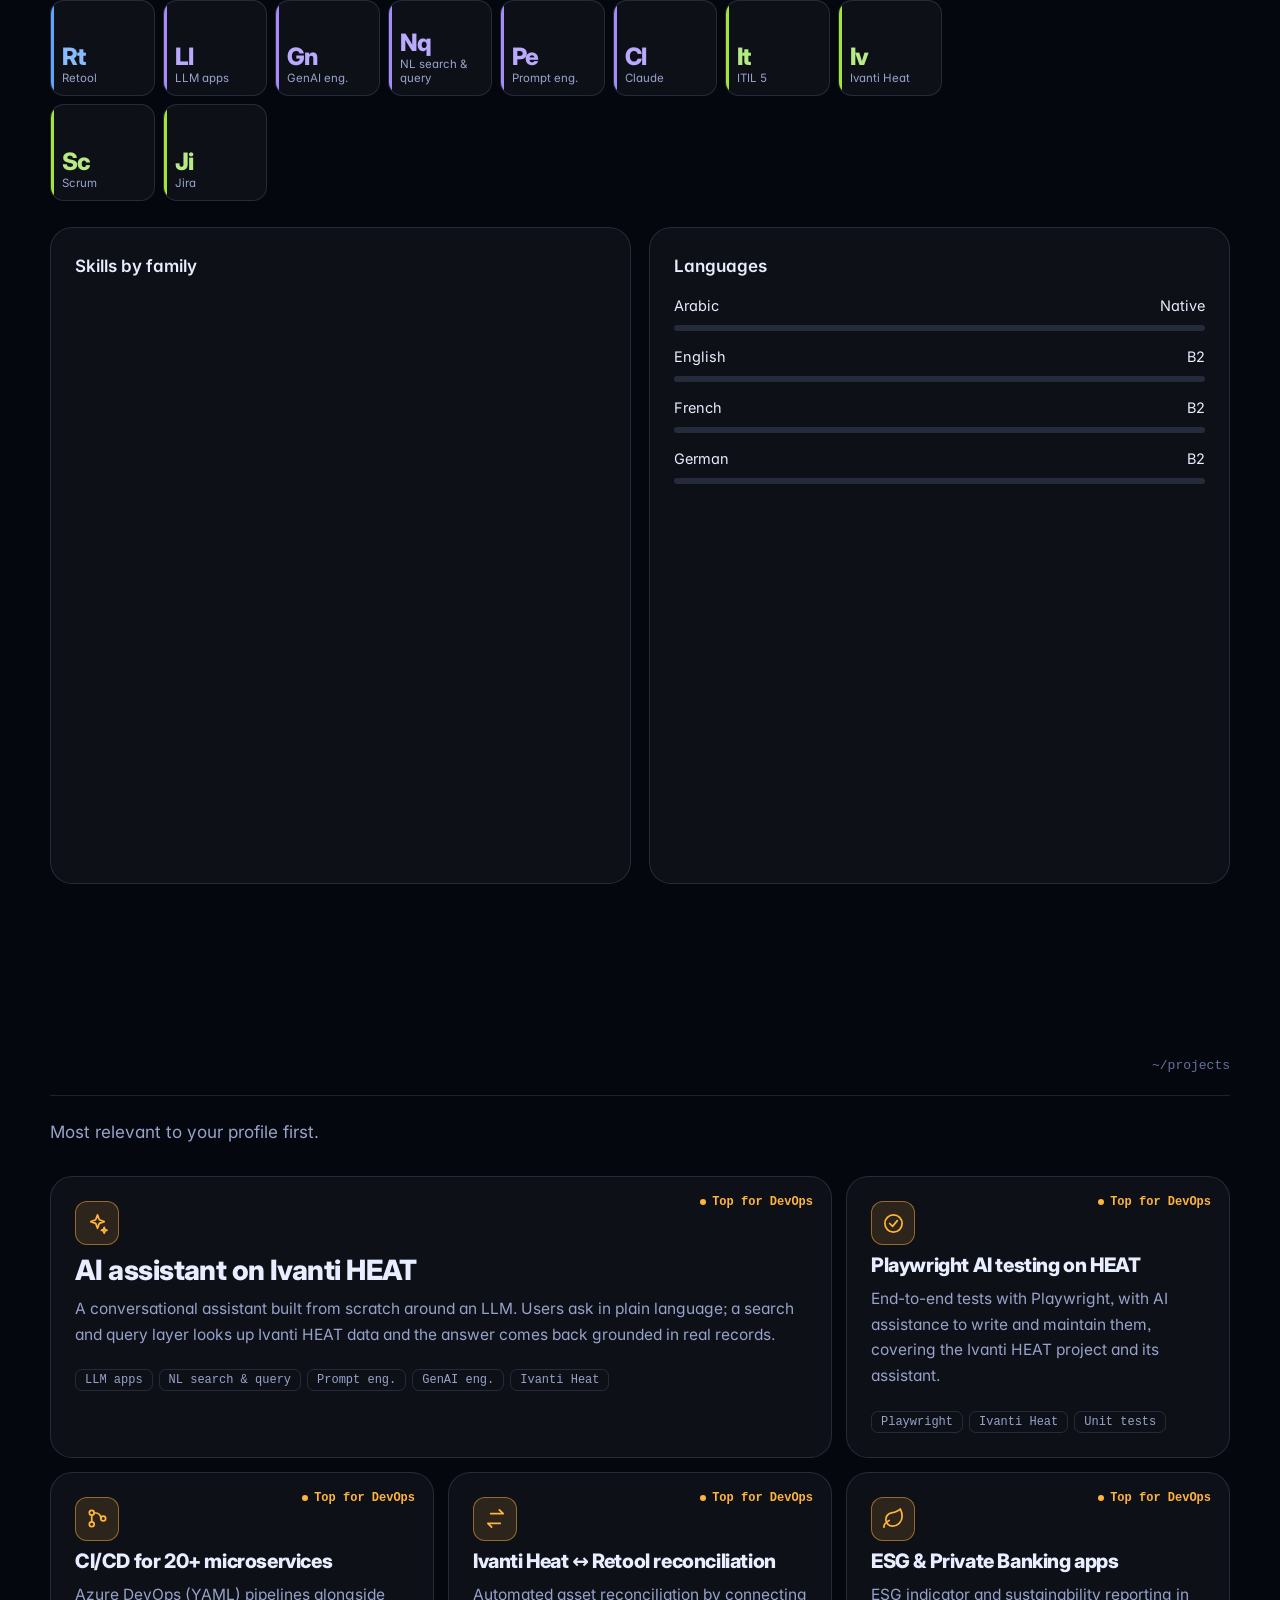
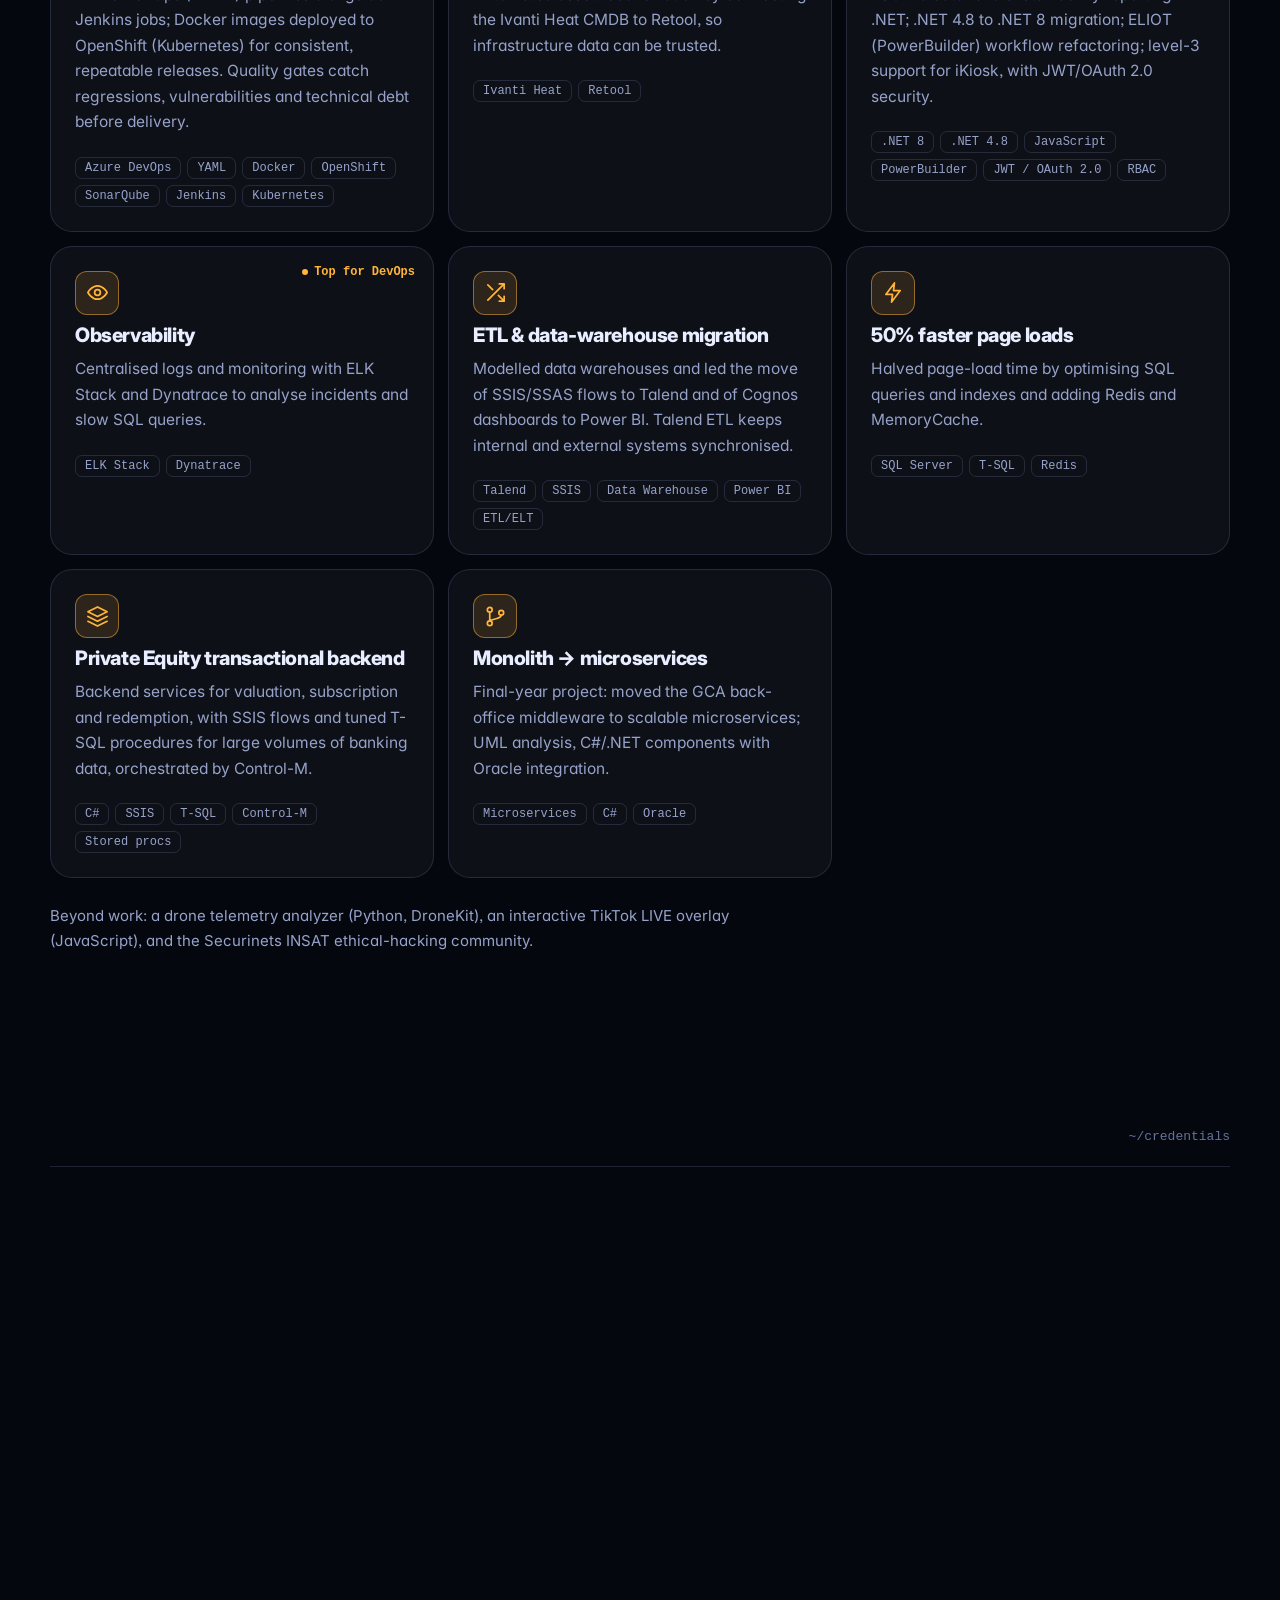
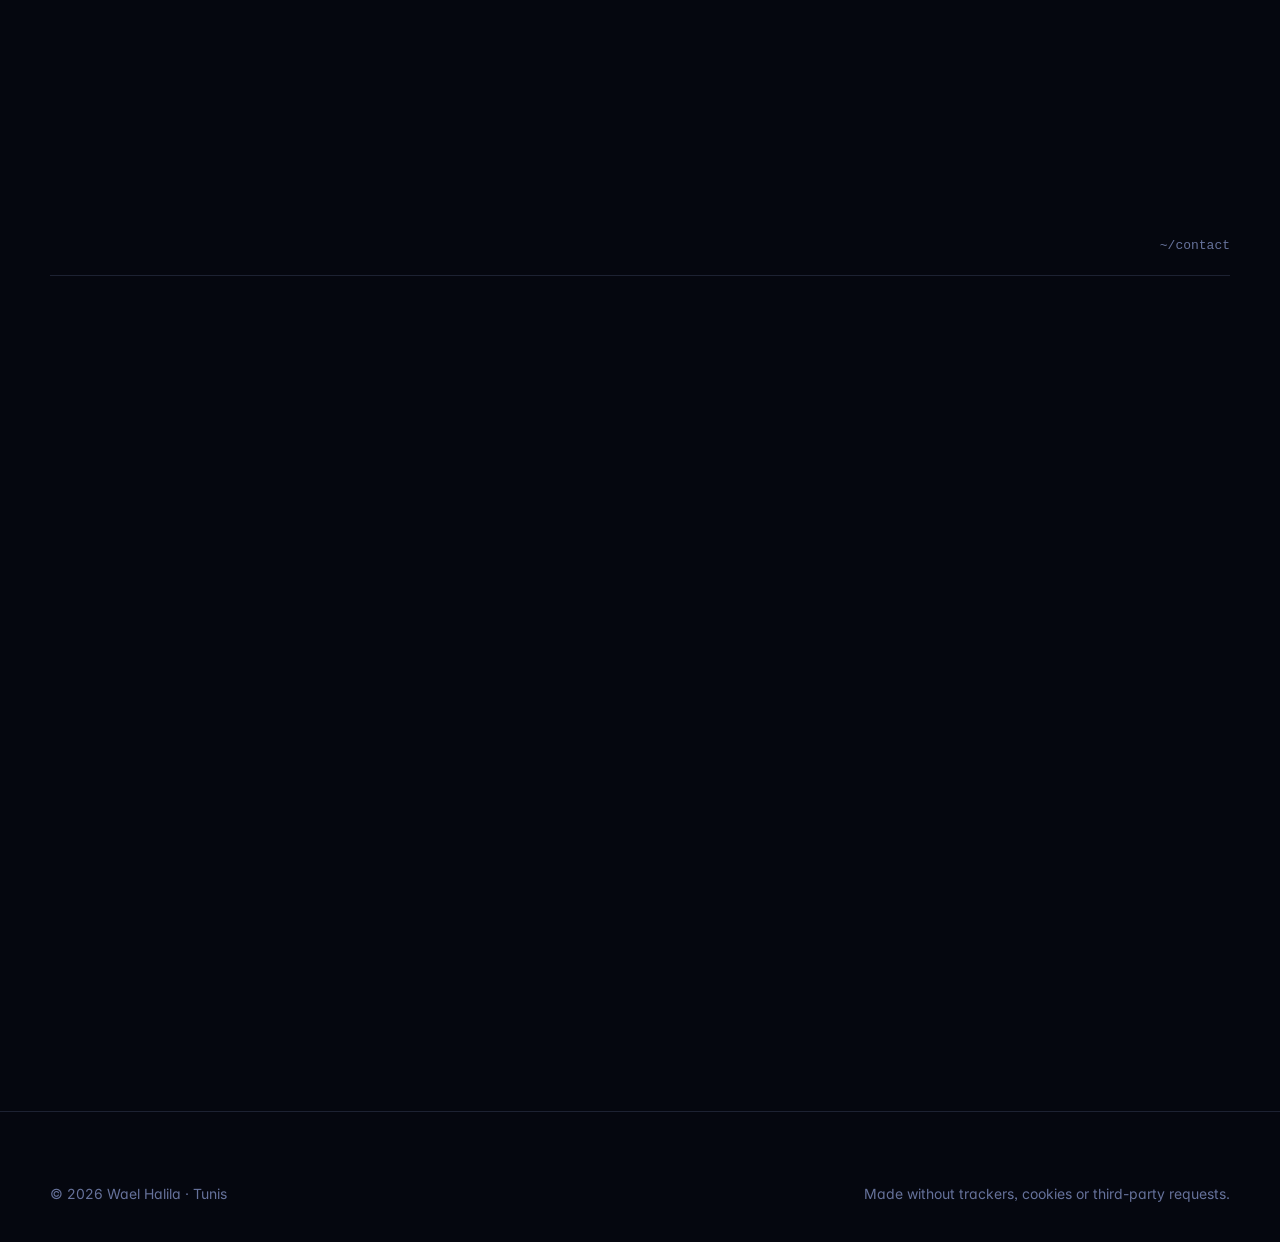
<file: devops.html>
<!doctype html>
<html lang="en" data-lens="data"><head>
<meta charset="utf-8">
<meta name="viewport" content="width=device-width,initial-scale=1,viewport-fit=cover">
<title>Wael Halila — DevOps Engineer · CI/CD &amp; Automation · Tunis</title>
<meta name="description" content="CI/CD automation and production reliability: Azure DevOps pipelines for 20+ microservices, Docker on OpenShift, SonarQube quality gates, ELK and Dynatrace observability. Based in Tunis.">
<meta http-equiv="Content-Security-Policy" content="default-src 'none'; script-src 'self'; style-src 'self'; img-src 'self' data:; font-src 'self'; connect-src 'self'; manifest-src 'self'; worker-src 'self'; media-src 'none'; frame-src 'none'; object-src 'none'; base-uri 'none'; form-action 'none'">
<meta name="referrer" content="strict-origin-when-cross-origin">
<meta name="color-scheme" content="dark light">
<meta name="theme-color" content="#05070f">
<meta name="mobile-web-app-capable" content="yes"><meta name="apple-mobile-web-app-capable" content="yes"><meta name="apple-mobile-web-app-status-bar-style" content="black-translucent"><meta name="apple-mobile-web-app-title" content="Wael Halila"><meta name="format-detection" content="telephone=no,email=no,address=no">
<meta name="robots" content="index,follow,max-image-preview:large">
<meta name="author" content="Wael Halila">
<meta name="wh-lens" content="devops">
<link rel="canonical" href="https://halilaw.github.io/wael/devops.html">
<meta property="og:type" content="profile"><meta property="og:site_name" content="Wael Halila"><meta property="og:locale" content="en_US">
<meta property="og:title" content="Wael Halila — DevOps Engineer · CI/CD &amp; Automation">
<meta property="og:description" content="CI/CD automation and production reliability: Azure DevOps pipelines for 20+ microservices, Docker on OpenShift, SonarQube quality gates, ELK and Dynatrace observability. Based in Tunis.">
<meta property="og:url" content="https://halilaw.github.io/wael/devops.html">
<meta property="og:image" content="https://halilaw.github.io/wael/assets/img/og-devops.jpg"><meta property="og:image:type" content="image/jpeg"><meta property="og:image:width" content="1200"><meta property="og:image:height" content="630">
<meta property="og:image:alt" content="Wael Halila, DevOps Engineer · CI/CD &amp; Automation">
<meta property="profile:first_name" content="Wael"><meta property="profile:last_name" content="Halila">
<meta name="twitter:card" content="summary_large_image">
<meta name="twitter:title" content="Wael Halila — DevOps Engineer · CI/CD &amp; Automation">
<meta name="twitter:description" content="CI/CD automation and production reliability: Azure DevOps pipelines for 20+ microservices, Docker on OpenShift, SonarQube quality gates, ELK and Dynatrace observability. Based in Tunis.">
<meta name="twitter:image" content="https://halilaw.github.io/wael/assets/img/og-devops.jpg">
<link rel="icon" href="favicon.ico" sizes="any"><link rel="icon" type="image/png" sizes="32x32" href="assets/img/favicon-32.png">
<link rel="apple-touch-icon" href="assets/img/apple-touch-icon.png"><link rel="manifest" href="manifest.webmanifest">
<link rel="preload" href="assets/fonts/display-800.woff" as="font" type="font/woff" crossorigin>
<link rel="preload" href="assets/fonts/inter-400.woff" as="font" type="font/woff" crossorigin>
<link rel="preload" as="image" type="image/avif" href="assets/img/hero-600.avif" imagesrcset="assets/img/hero-360.avif 360w, assets/img/hero-600.avif 600w, assets/img/hero-1200.avif 1200w" imagesizes="(max-width:900px) 58vw, 470px" fetchpriority="high">
<script type="application/ld+json">{"@context":"https://schema.org","@type":"Person","name":"Wael Halila","url":"https://halilaw.github.io/wael/","image":"https://halilaw.github.io/wael/assets/img/og-image.jpg","jobTitle":"Data, .NET, DevOps & AI Engineer","worksFor":{"@type":"Organization","name":"ODDO BHF"},"alumniOf":{"@type":"CollegeOrUniversity","name":"ESPRIT"},"knowsLanguage":["ar","en","fr","de"],"knowsAbout":["Data integration","ETL","SQL Server",".NET 8","C#","Microservices","Azure DevOps","CI/CD","Docker","OpenShift","Large language models","Ivanti HEAT","Playwright","ITIL"],"address":{"@type":"PostalAddress","addressLocality":"Tunis","addressCountry":"TN"},"sameAs":["https://www.linkedin.com/in/wael-halila-9b75ba97/"]}</script>
<script src="assets/js/boot.js"></script>
<link rel="stylesheet" href="assets/css/app.css">
</head>
<body>
<div id="boot" aria-hidden="true"><div class="bootbox"><div id="bootlines"></div><div class="bootbar"><i></i></div></div></div>
<a class="skip" href="#main">Skip to content</a>
<svg class="sprite" width="0" height="0" aria-hidden="true" focusable="false"><defs>
<symbol id="i-data" viewBox="0 0 24 24"><ellipse cx="12" cy="5" rx="8" ry="3"/><path d="M4 5v6c0 1.7 3.6 3 8 3s8-1.3 8-3V5M4 11v6c0 1.7 3.6 3 8 3s8-1.3 8-3v-6"/></symbol>
<symbol id="i-net" viewBox="0 0 24 24"><path d="M8 3H7a2 2 0 0 0-2 2v5a2 2 0 0 1-2 2 2 2 0 0 1 2 2v5a2 2 0 0 0 2 2h1M16 3h1a2 2 0 0 1 2 2v5a2 2 0 0 0 2 2 2 2 0 0 0-2 2v5a2 2 0 0 1-2 2h-1"/></symbol>
<symbol id="i-ops" viewBox="0 0 24 24"><path d="M3 12a9 9 0 0 1 9-9 9.75 9.75 0 0 1 6.74 2.74L21 8M21 3v5h-5M21 12a9 9 0 0 1-9 9 9.75 9.75 0 0 1-6.74-2.74L3 16M8 16H3v5"/></symbol>
<symbol id="i-ai" viewBox="0 0 24 24"><path d="m12 3 1.9 5.1L19 10l-5.1 1.9L12 17l-1.9-5.1L5 10l5.1-1.9zM19 16l.8 2.2L22 19l-2.2.8L19 22l-.8-2.2L16 19l2.2-.8z"/></symbol>
<symbol id="i-chat" viewBox="0 0 24 24"><path d="M21 12a8 8 0 0 1-11.5 7.2L4 20l1-4.5A8 8 0 1 1 21 12z"/></symbol>
<symbol id="i-search" viewBox="0 0 24 24"><circle cx="11" cy="11" r="7"/><path d="m21 21-4.3-4.3"/></symbol>
<symbol id="i-test" viewBox="0 0 24 24"><circle cx="12" cy="12" r="9"/><path d="m8 12 3 3 5-6"/></symbol>
<symbol id="i-ci" viewBox="0 0 24 24"><circle cx="6" cy="6" r="2.5"/><circle cx="6" cy="18" r="2.5"/><circle cx="18" cy="12" r="2.5"/><path d="M6 8.5v7M8.5 6C13 6 15.5 8 15.5 12"/></symbol>
<symbol id="i-etl" viewBox="0 0 24 24"><path d="M16 3h5v5M4 20 21 3M21 16v5h-5M15 15l6 6M4 4l5 5"/></symbol>
<symbol id="i-sync" viewBox="0 0 24 24"><path d="M7 7h13l-4-4M17 17H4l4 4"/></symbol>
<symbol id="i-speed" viewBox="0 0 24 24"><path d="M13 2 4 14h7l-1 8 9-12h-7z"/></symbol>
<symbol id="i-db" viewBox="0 0 24 24"><path d="m12 2-10 5 10 5 10-5zM2 17l10 5 10-5M2 12l10 5 10-5"/></symbol>
<symbol id="i-leaf" viewBox="0 0 24 24"><path d="M11 20A7 7 0 0 1 9.8 6.1C15.5 5 17 4.5 19 2c1 2 2 4.2 2 8 0 5.500-4.800 10-10 10zM2 21c0-3 1.900-5.400 5.500-7"/></symbol>
<symbol id="i-eye" viewBox="0 0 24 24"><path d="M2 12s3.600-7 10-7 10 7 10 7-3.600 7-10 7S2 12 2 12z"/><circle cx="12" cy="12" r="3"/></symbol>
<symbol id="i-split" viewBox="0 0 24 24"><circle cx="6" cy="5" r="2.500"/><circle cx="6" cy="19" r="2.500"/><circle cx="18" cy="8" r="2.500"/><path d="M6 7.500v9M18 10.500c0 4-6 3-12 6"/></symbol>
<symbol id="i-sun" viewBox="0 0 24 24"><circle cx="12" cy="12" r="4"/><path d="M12 2v2M12 20v2M4.900 4.900l1.400 1.400M17.700 17.700l1.400 1.400M2 12h2M20 12h2M4.900 19.100l1.400-1.400M17.700 6.300l1.400-1.400"/></symbol>
<symbol id="i-moon" viewBox="0 0 24 24"><path d="M21 12.800A9 9 0 1 1 11.200 3a7 7 0 0 0 9.800 9.800z"/></symbol>
<symbol id="i-cmd" viewBox="0 0 24 24"><path d="M15 6v12a3 3 0 1 0 3-3H6a3 3 0 1 0 3 3V6a3 3 0 1 0-3 3h12a3 3 0 1 0-3-3"/></symbol>
<symbol id="i-share" viewBox="0 0 24 24"><circle cx="18" cy="5" r="3"/><circle cx="6" cy="12" r="3"/><circle cx="18" cy="19" r="3"/><path d="m8.600 13.500 6.800 4M15.400 6.500l-6.800 4"/></symbol>
<symbol id="i-dl" viewBox="0 0 24 24"><path d="M12 3v12m0 0-4-4m4 4 4-4M4 20h16"/></symbol>
<symbol id="i-mail" viewBox="0 0 24 24"><rect x="3" y="5" width="18" height="14" rx="2"/><path d="m3 7 9 6 9-6"/></symbol>
<symbol id="i-phone" viewBox="0 0 24 24"><path d="M5 4h4l2 5-2.500 1.500a11 11 0 0 0 5 5L15 13l5 2v4a2 2 0 0 1-2 2A16 16 0 0 1 3 6a2 2 0 0 1 2-2z"/></symbol>
<symbol id="i-link" viewBox="0 0 24 24"><path d="M10 14a5 5 0 0 0 7 0l3-3a5 5 0 0 0-7-7l-1 1M14 10a5 5 0 0 0-7 0l-3 3a5 5 0 0 0 7 7l1-1"/></symbol>
<symbol id="i-out" viewBox="0 0 24 24"><path d="M7 17 17 7M8 7h9v9"/></symbol>
<symbol id="i-copy" viewBox="0 0 24 24"><rect x="9" y="9" width="12" height="12" rx="2"/><path d="M5 15V5a2 2 0 0 1 2-2h10"/></symbol>
<symbol id="i-card" viewBox="0 0 24 24"><rect x="3" y="4" width="18" height="16" rx="2"/><circle cx="9" cy="11" r="2.500"/><path d="M5.500 17c.6-2 2-3 3.500-3s2.900 1 3.500 3M15 9h3M15 13h3"/></symbol>
<symbol id="i-up" viewBox="0 0 24 24"><path d="m6 15 6-6 6 6"/></symbol>
<symbol id="i-sound" viewBox="0 0 24 24"><path d="M11 5 6 9H3v6h3l5 4zM15.500 8.500a5 5 0 0 1 0 7M18.500 5.500a9 9 0 0 1 0 13"/></symbol>
<symbol id="i-award" viewBox="0 0 24 24"><circle cx="12" cy="9" r="6"/><path d="m8.500 14-1.500 8 5-3 5 3-1.500-8"/></symbol>
<symbol id="i-term" viewBox="0 0 24 24"><path d="m4 17 6-6-6-6M12 19h8"/></symbol>
<symbol id="i-menu" viewBox="0 0 24 24"><path d="M4 7h16M4 12h16M4 17h16"/></symbol>
<symbol id="i-close" viewBox="0 0 24 24"><path d="m6 6 12 12M18 6 6 18"/></symbol>
<symbol id="i-pin" viewBox="0 0 24 24"><path d="M20 10c0 6-8 12-8 12S4 16 4 10a8 8 0 1 1 16 0z"/><circle cx="12" cy="10" r="3"/></symbol>
</defs></svg>
<div id="bar" aria-hidden="true"></div><canvas id="fx" aria-hidden="true"></canvas><div class="veil" aria-hidden="true"></div>

<header class="nav">
  <a href="#home" class="logo" aria-label="Wael Halila, back to top">WH</a>
  <nav class="menu" id="menu" aria-label="Main"><i class="ind" aria-hidden="true"></i>
    <a href="#about">About</a><a href="#experience">Experience</a><a href="#ai">AI × HEAT</a><a href="#skills">Skills</a><a href="#projects">Projects</a><a href="#credentials">Credentials</a><a href="#contact">Contact</a></nav>
  <div class="navr">
    <button class="pbadge" id="pbadge" type="button" aria-label="Current profile. Press to switch to the next one"><svg class="ic" id="pbIc" aria-hidden="true"><use href="#i-data"/></svg><span class="rollbox" id="pbTxt">Data</span><span class="pips" aria-hidden="true"><i></i><i></i><i></i></span></button>
    <button class="kbd" id="askbtn" type="button" aria-label="Open command menu"><svg class="ic" aria-hidden="true"><use href="#i-search"/></svg><span>Search</span><kbd>Ctrl K</kbd></button>
    <button class="ibtn" id="theme" type="button" aria-label="Switch between dark and light theme"><svg class="ic" aria-hidden="true"><use href="#i-sun"/></svg></button>
    <button class="ibtn" id="burger" type="button" aria-label="Open menu" aria-expanded="false" aria-controls="menu"><svg class="ic" aria-hidden="true"><use href="#i-menu"/></svg></button>
  </div>
</header>

<noscript><div class="nojs"><h1>Wael Halila</h1><p>Data, .NET, DevOps &amp; AI engineer in Tunis. 4+ years in financial services: data integration (SSIS, Talend, Control-M), C# / .NET 8 microservices, Azure DevOps CI/CD and an LLM assistant on Ivanti HEAT. ITIL® 5 Foundation.</p><p>Contact: wael.halila [at] gmail [dot] com · <a href="https://www.linkedin.com/in/wael-halila-9b75ba97/" rel="noopener noreferrer">LinkedIn</a></p><p>CV: <a href="assets/cv/Wael_Halila_CV_Data_Engineer.pdf">Data</a> · <a href="assets/cv/Wael_Halila_CV_Software_Engineer.pdf">.NET</a> · <a href="assets/cv/Wael_Halila_CV_DevOps_Engineer.pdf">DevOps</a></p><p>Turn on JavaScript to see the full interactive portfolio.</p></div></noscript>

<main id="main">
<section class="scene" id="scene" aria-label="Introduction">
 <div class="stick" id="home">
  <div class="hero">
   <div class="hero-text">
    <p class="status"><i class="dot"></i><span>Open to opportunities</span><span class="sep"></span><span id="clock">Tunis, Tunisia</span></p>
    <h1 id="name" aria-label="Wael Halila"><span aria-hidden="true">Wael</span><span aria-hidden="true">Halila</span></h1>
    <div class="rolebox rollbox" id="role" aria-live="polite"><span class="r"><em>Data Engineer</em><small>BI Consultant</small></span></div>
    <p class="lead" id="pitch">Data solutions in financial services: ETL/ELT with SSIS and Talend, Control-M orchestration and production monitoring, on a solid SQL Server, C# and .NET 8 base.</p>
    <div class="term" id="termbox" aria-hidden="true"><header><svg class="ic" aria-hidden="true"><use href="#i-term"/></svg><span>~/wael/profile</span><b id="termTag">data</b></header><div class="body" id="term"></div></div>
    <div class="row cta"><a class="btn pri" id="cvdl" href="assets/cv/Wael_Halila_CV_Data_Engineer.pdf" download><svg class="ic" aria-hidden="true"><use href="#i-dl"/></svg><span id="cvlbl">Download CV</span></a><a class="btn" href="#contact"><svg class="ic" aria-hidden="true"><use href="#i-mail"/></svg>Contact</a><button class="btn ghost" id="hear" type="button"><svg class="ic" aria-hidden="true"><use href="#i-sound"/></svg>Hear intro<span class="eq" aria-hidden="true"><i></i><i></i><i></i></span></button></div>
    <div class="rail" id="rail" role="group" aria-label="Choose a profile"><i class="thumb" aria-hidden="true"></i></div>
   </div>
   <div class="holo" id="avatar">
    <div class="holo-in" id="holo">
     <div class="plate"></div><i class="frame"></i><i class="cb tl"></i><i class="cb tr"></i><i class="cb bl"></i><i class="cb br"></i>
     <picture class="cut"><source type="image/avif" srcset="assets/img/hero-360.avif 360w, assets/img/hero-600.avif 600w, assets/img/hero-1200.avif 1200w" sizes="(max-width:900px) 58vw, 470px"><source type="image/webp" srcset="assets/img/hero-360.webp 360w, assets/img/hero-600.webp 600w, assets/img/hero-1200.webp 1200w" sizes="(max-width:900px) 58vw, 470px"><img src="assets/img/hero-600.webp" width="600" height="636" alt="Wael Halila, smiling, wearing glasses and a navy suit" fetchpriority="high" decoding="async"></picture>
     <i class="sweep" aria-hidden="true"></i><i class="tint" aria-hidden="true"></i>
     <span class="orb o1"><span class="rollbox"></span></span><span class="orb o2"><span class="rollbox"></span></span><span class="orb o3"><span class="rollbox"></span></span><span class="orb o4"><span class="rollbox"></span></span>
     <span class="live"><i class="dot"></i><span id="clock2">Tunis</span></span>
    </div>
   </div>
  </div>
  <div class="hint" id="hint" aria-hidden="true"><i></i><span id="hintTxt">Scroll down to explore</span><b>↓</b></div>
 </div>
</section>

<div class="marquee" aria-hidden="true"><div class="mq" id="mq"></div></div>
<section class="wrap sec flush" id="impact" aria-label="Key numbers"><div class="stats rv" id="stats"></div></section>

<section id="about" class="wrap sec"><header class="sh"><h2>Four disciplines, one engineer</h2><span class="path">~/about</span></header>
<div class="about">
 <div class="idwrap rv"><div class="strap"></div><button class="idcard" id="idcard" type="button" aria-label="Engineer ID card. Press to flip it"><span class="face front">
  <span class="idtop"><b>WH</b><small>ENGINEER ID · 2026</small></span>
  <span class="idp"><picture><source type="image/avif" srcset="assets/img/id-360.avif 360w, assets/img/id-720.avif 720w" sizes="272px"><source type="image/webp" srcset="assets/img/id-360.webp 360w, assets/img/id-720.webp 720w" sizes="272px"><img src="assets/img/id-360.webp" width="360" height="450" alt="" loading="lazy" decoding="async"></picture></span>
  <strong>Wael Halila</strong><span class="idrole" id="idrole"></span>
  <span class="idchips"><i>ITIL® 5</i><i>.NET 8</i><i>Azure DevOps</i><i>AI × HEAT</i></span><span class="bars" aria-hidden="true"></span><span class="sheen" aria-hidden="true"></span></span>
  <span class="face back"><strong>What I bring</strong><ul id="idlist"></ul><small>Tunis · tap to flip back</small></span></button></div>
 <div class="about-text rv">
  <p>I work on critical platforms for Asset Management, ESG, Private Equity and Private Banking, and I cover the full data lifecycle, from integration to reporting, on solid SQL Server, C# and .NET 8 foundations.</p>
  <p>I keep delivery reliable with Azure DevOps pipelines, quality gates and observability. On Ivanti HEAT I built an AI assistant from scratch around an LLM, with natural-language search and querying, and I test it end to end with Playwright. I'm training in generative AI engineering and hold the ITIL® 5 Foundation certificate.</p>
  <dl class="facts"><div><dt>Based in</dt><dd>Tunis, Tunisia</dd></div><div><dt>Current role</dt><dd>Engineer, ODDO BHF (since Sep 2022)</dd></div><div><dt>Degree</dt><dd>Software engineering, ESPRIT</dd></div><div><dt>Languages</dt><dd>Arabic · English · French · German</dd></div></dl>
 </div></div></section>

<section id="experience" class="wrap sec"><header class="sh"><h2>Experience</h2><span class="path">~/experience</span></header><p class="sub">ODDO BHF, Tunis. The same four years, told for the profile you picked.</p><ol class="tl" id="timeline"></ol></section>

<section id="ai" class="wrap sec"><header class="sh"><h2>AI on Ivanti HEAT</h2><span class="path">~/ai</span></header>
<p class="sub">Search, querying and testing, powered by generative AI.</p>
<div class="ai rv"><div><div class="tabs" id="aitabs" role="tablist" aria-label="AI topics"></div><div class="panel aipanel" id="aipanel" role="tabpanel" aria-live="polite"></div><div class="tags" id="aitags"></div></div>
<div class="panel flow" id="flow" aria-label="How the assistant works"></div></div>
<p class="note">Overview only. The real architecture details stay with the project.</p></section>

<section id="skills" class="wrap sec"><header class="sh"><h2>Skills</h2><span class="path">~/skills</span></header>
<p class="sub">Tap a tile. Tiles fade when they matter less for the selected profile.</p>
<div class="chips" id="filters" role="group" aria-label="Filter skills by family"></div>
<div class="skills-wrap"><div class="ptable" id="ptable"></div><aside class="panel detail" id="detail" aria-live="polite"><b>Pick a tile</b><p>Hover or tap a tile to see where I've used it.</p></aside></div>
<div class="charts"><figure class="panel"><figcaption>Skills by family</figcaption><canvas id="radar" height="320" role="img" aria-label="Radar chart of skills by family"></canvas></figure>
<figure class="panel"><figcaption>Languages</figcaption><div id="langs"></div></figure></div></section>

<section id="projects" class="wrap sec"><header class="sh"><h2>Delivered</h2><span class="path">~/projects</span></header><p class="sub">Most relevant to your profile first.</p><div class="pgrid" id="projgrid"></div>
<p class="side">Beyond work: a drone telemetry analyzer (Python, DroneKit), an interactive TikTok LIVE overlay (JavaScript), and the Securinets INSAT ethical-hacking community.</p></section>

<section id="credentials" class="wrap sec"><header class="sh"><h2>Credentials</h2><span class="path">~/credentials</span></header>
<div class="cred rv"><figure class="panel"><figcaption>Certifications and training</figcaption><ul class="certs" id="certs"></ul></figure><div class="edu" id="edu"></div></div></section>

<section id="contact" class="wrap sec"><header class="sh"><h2>Let's talk</h2><span class="path">~/contact</span></header>
<div class="contact">
 <div class="rv"><h3>Hiring for a data, .NET, DevOps or AI role?</h3><p class="sub tight">Send a note and I'll reply quickly. Or grab the CV that matches the role.</p>
  <div class="links" id="links"></div>
  <div class="row" id="cvs"></div>
  <form class="mail panel" id="form"><input id="fn" placeholder="Your name or company" required maxlength="120" autocomplete="organization" aria-label="Your name or company"><textarea id="fm" rows="4" placeholder="Tell me about the role" required maxlength="2000" aria-label="Message"></textarea><button class="btn pri" type="submit"><svg class="ic" aria-hidden="true"><use href="#i-mail"/></svg>Write the email</button></form></div>
 <div class="panel share rv" id="sharepanel"><h3>Share this portfolio</h3><p>Pick the profile you want to send. Each one has its own link and preview card for email, LinkedIn and chat.</p>
  <div class="row" id="sharelens" role="group" aria-label="Profile to share"></div>
  <div class="sharegrid"><div class="qr" id="qr" role="img" aria-label="QR code for the selected link"></div>
   <div class="sharebtns"><button class="btn" id="bCopy" type="button"><svg class="ic" aria-hidden="true"><use href="#i-copy"/></svg>Copy link</button><a class="btn" id="bMail" href="mailto:"><svg class="ic" aria-hidden="true"><use href="#i-mail"/></svg>Send by email</a><button class="btn" id="bShare" type="button"><svg class="ic" aria-hidden="true"><use href="#i-share"/></svg>Share…</button><a class="btn" id="bVcf" href="assets/Wael_Halila.vcf" download="Wael_Halila.vcf"><svg class="ic" aria-hidden="true"><use href="#i-card"/></svg>Save contact</a></div></div>
  <div class="urlbox" id="urlbox"></div></div>
</div></section>
</main>

<nav class="chap" id="chap" aria-label="Page sections"></nav>
<div class="hud" id="hud" aria-hidden="true"><span>section <b id="hudSec">intro</b></span><span><b id="hudPct">0</b>%</span></div>
<footer><div class="wrap"><span>© <span id="yr"></span> Wael Halila · Tunis</span><span>Made without trackers, cookies or third-party requests.</span></div></footer>
<button class="ibtn toTop" id="toTop" type="button" aria-label="Back to top"><svg class="ic" aria-hidden="true"><use href="#i-up"/></svg></button>

<dialog id="pal" aria-label="Command menu">
 <div class="pal-in"><svg class="ic" aria-hidden="true"><use href="#i-search"/></svg><input id="pq" type="text" role="combobox" aria-expanded="true" aria-controls="plist" aria-autocomplete="list" placeholder="Jump to a section, switch profile, or ask a question" autocomplete="off" spellcheck="false" maxlength="200"></div>
 <div id="plist" role="listbox" aria-label="Results"></div>
 <div class="pal-f"><span>↑ ↓ to move</span><span>Enter to run</span><span>Esc to close</span></div>
</dialog>
<script src="assets/js/data.js"></script>
<script src="assets/js/qr.js"></script>
<script src="assets/js/app.js"></script>
</body></html>
</file>
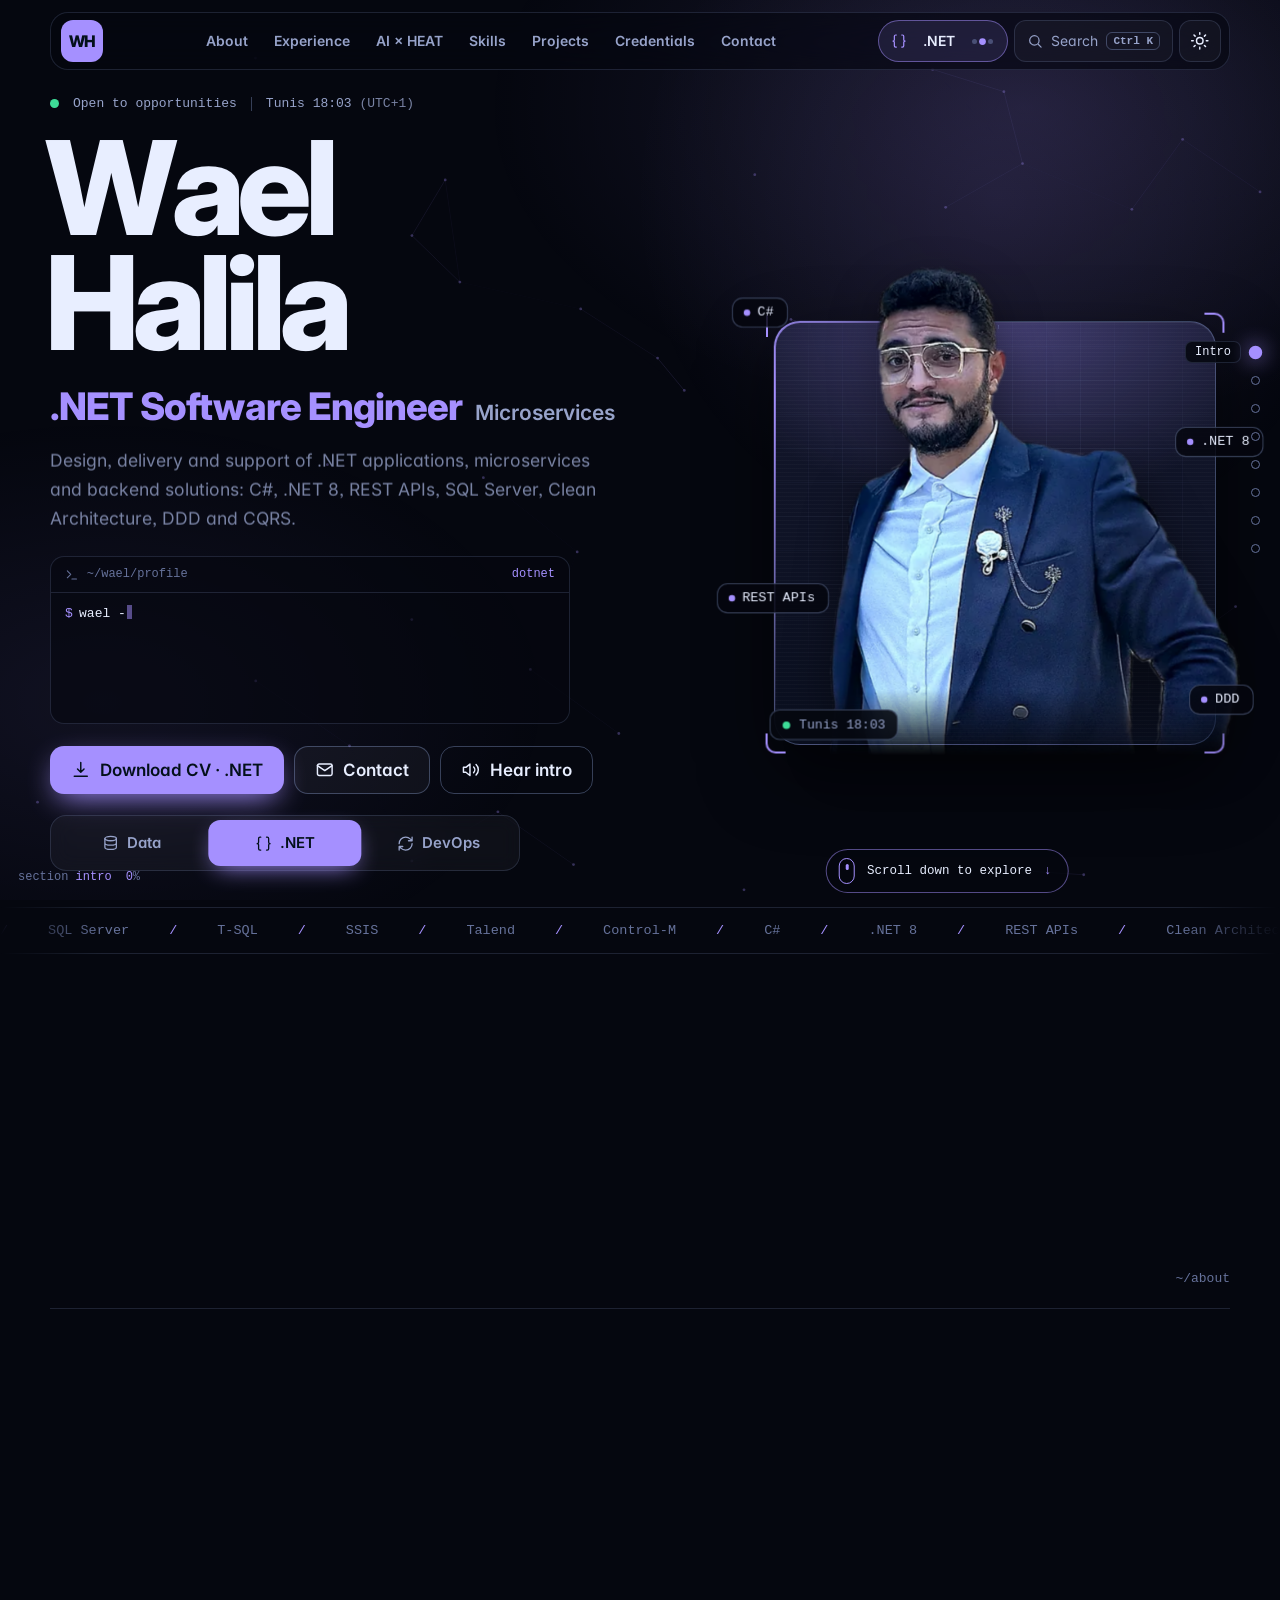
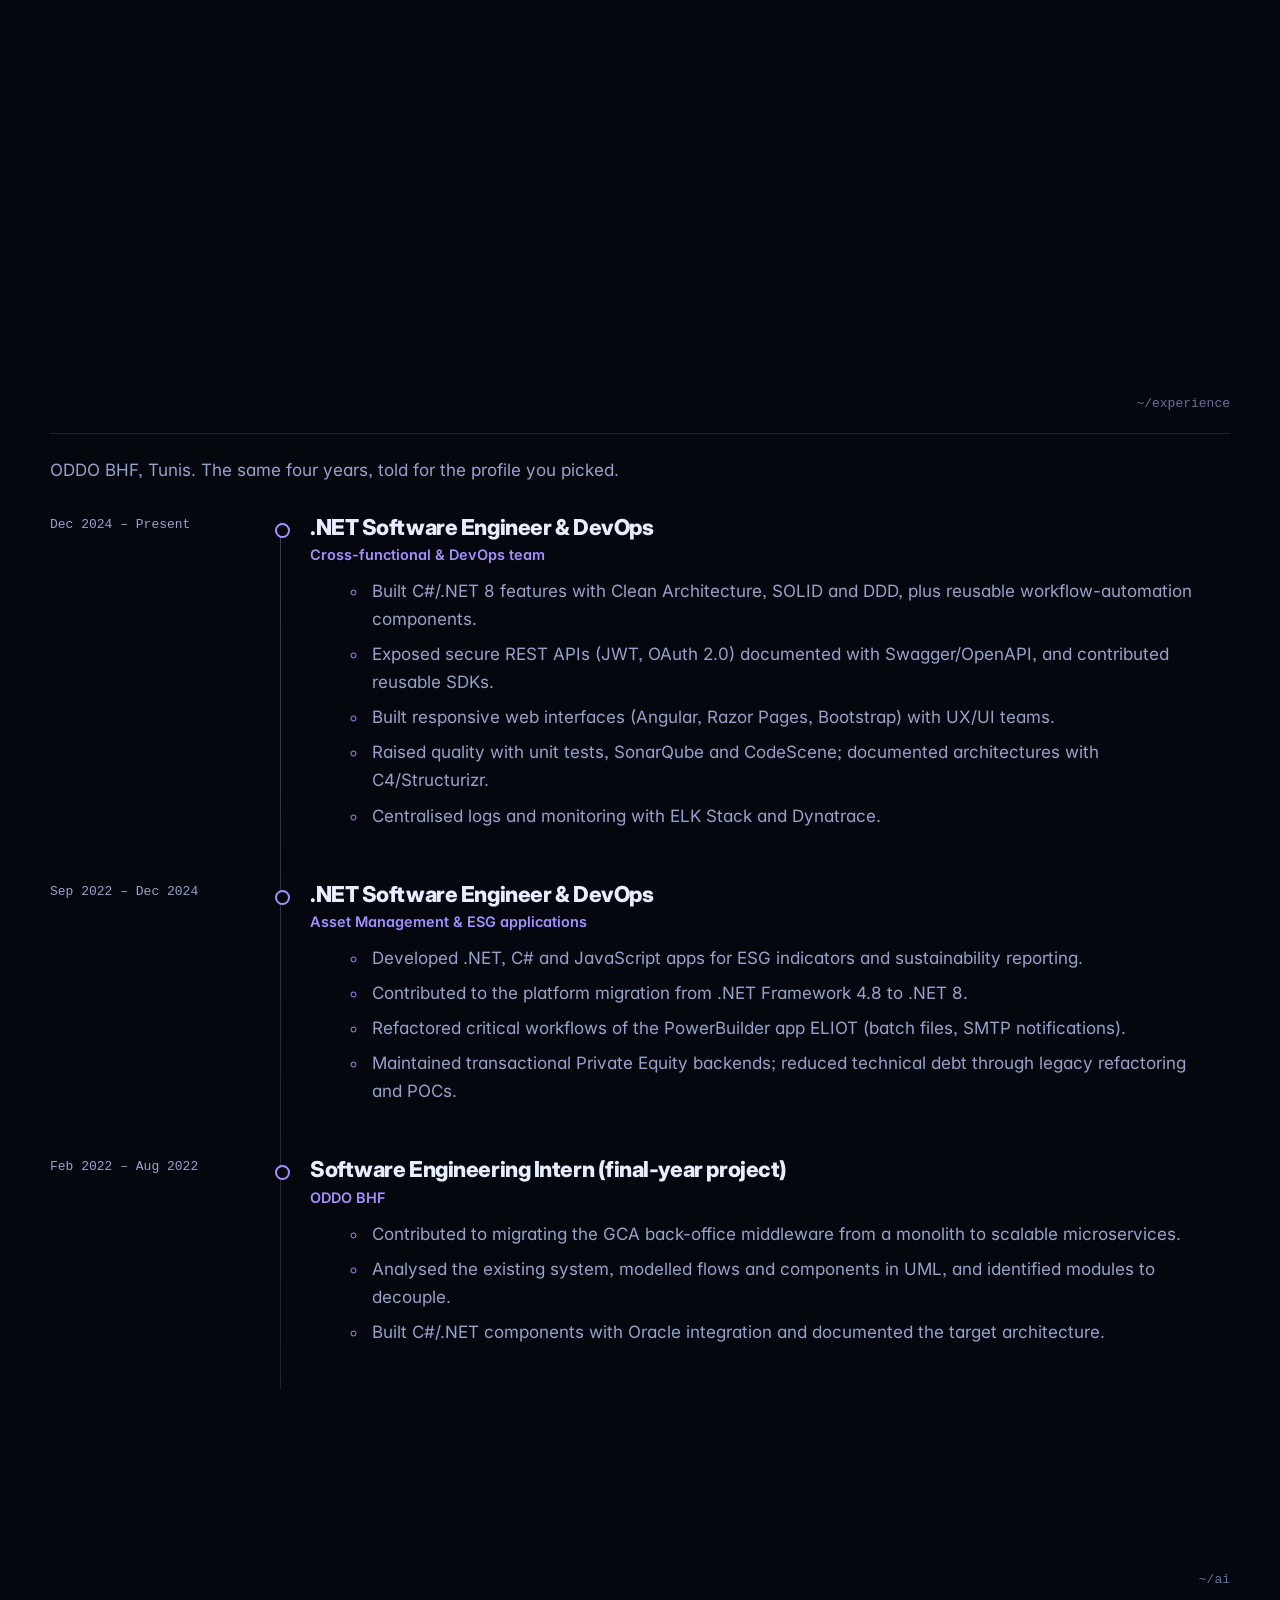
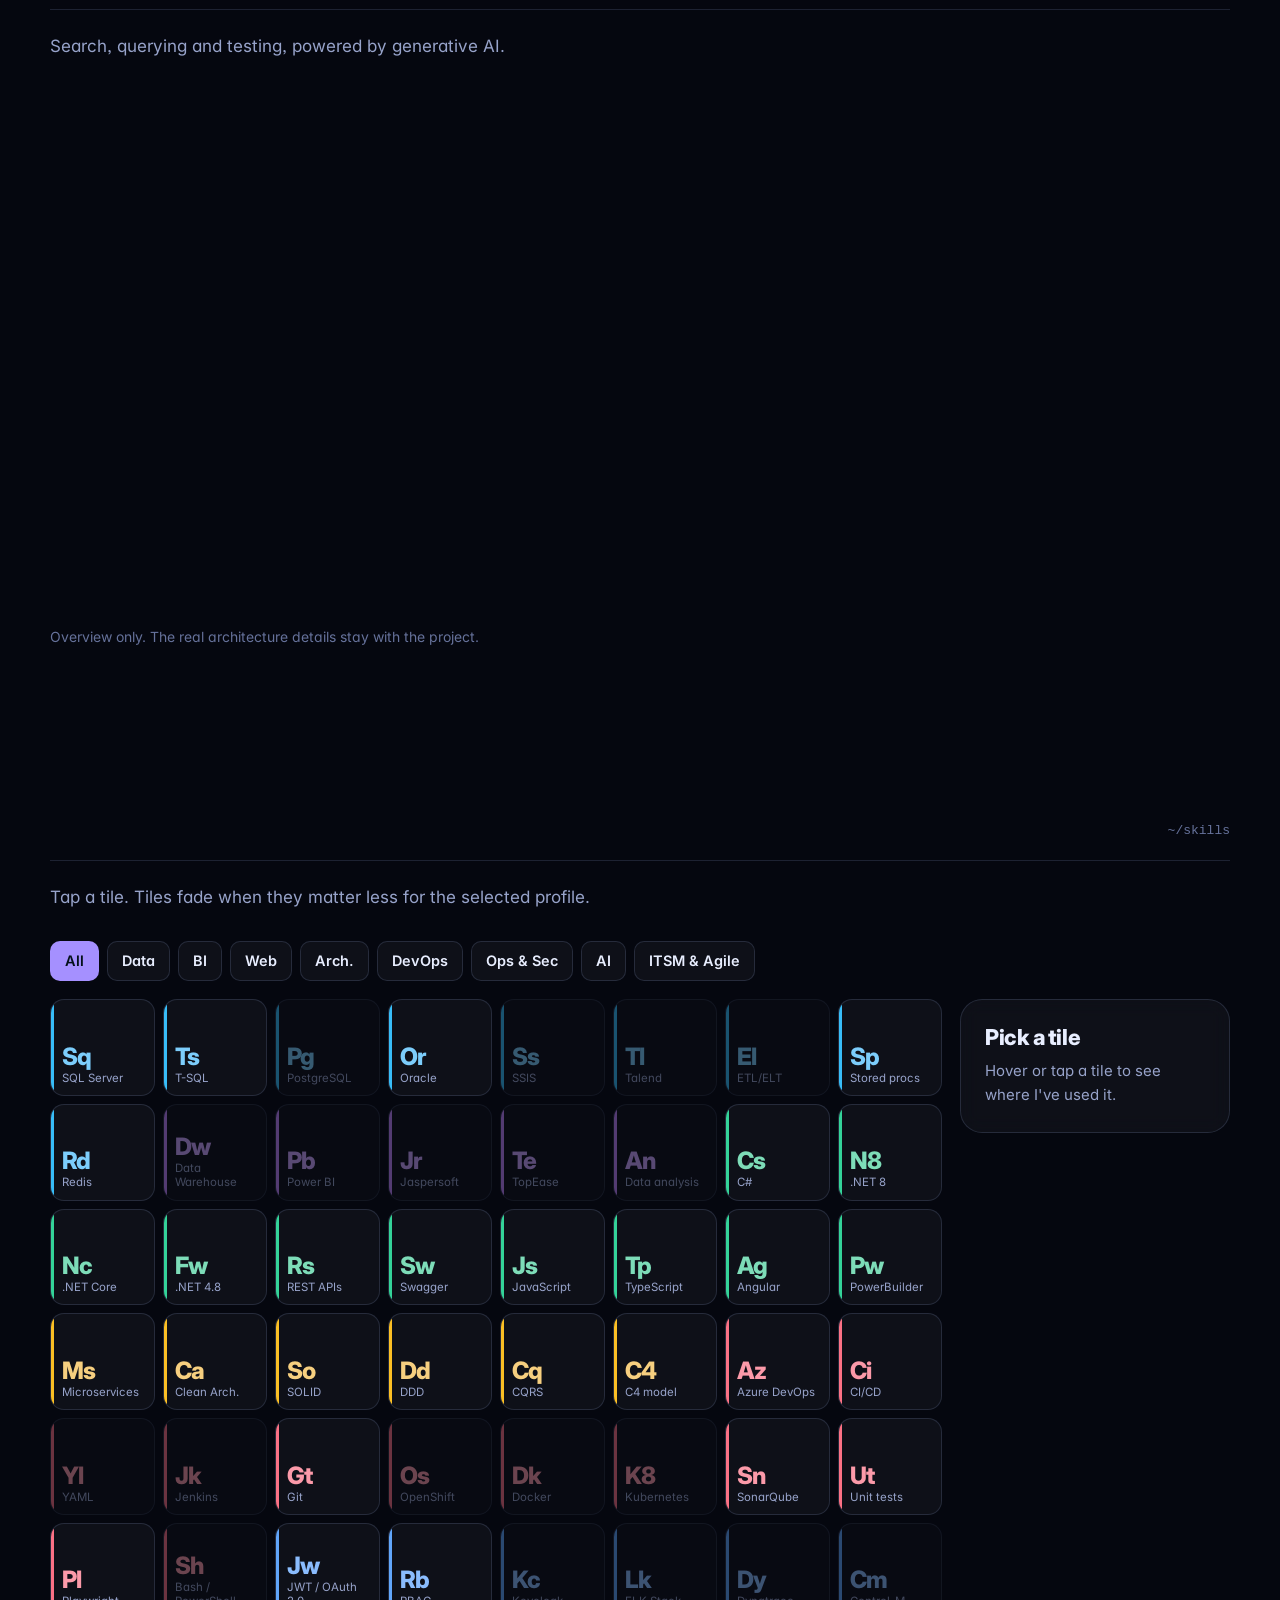
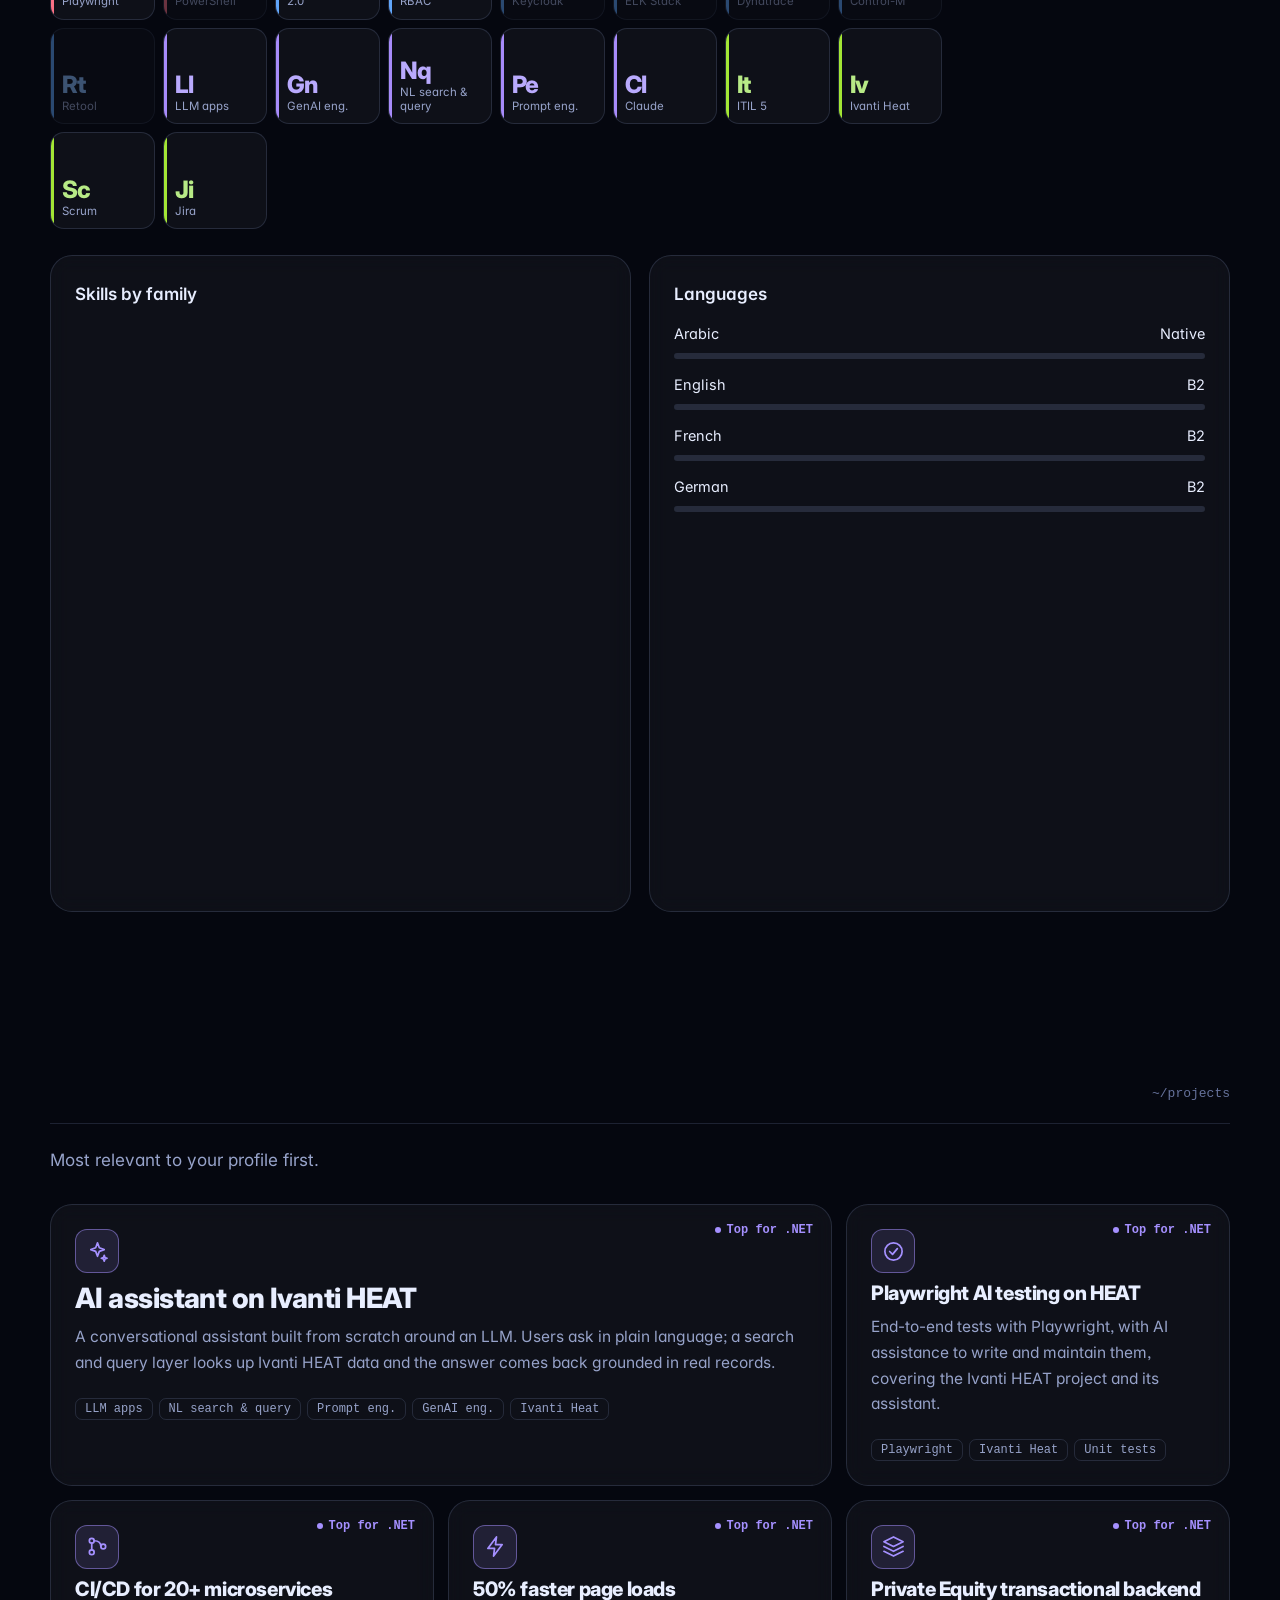
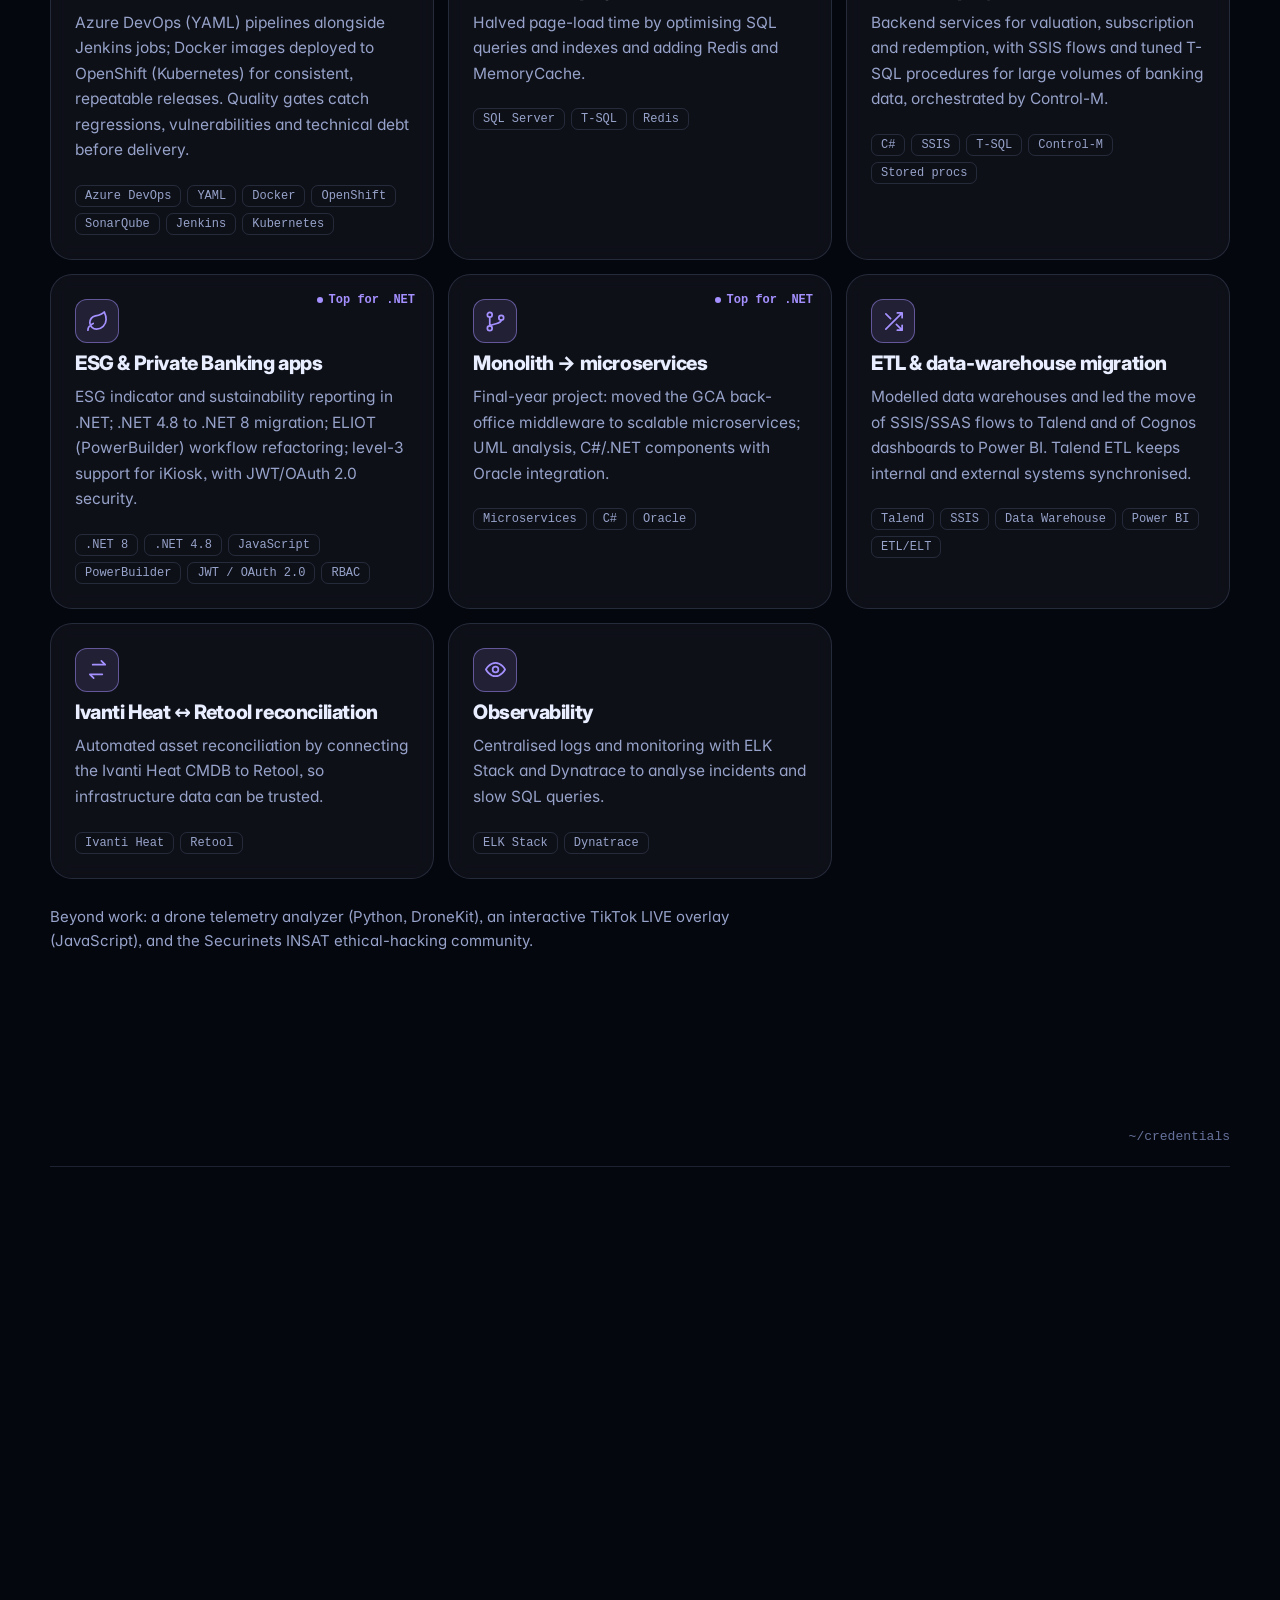
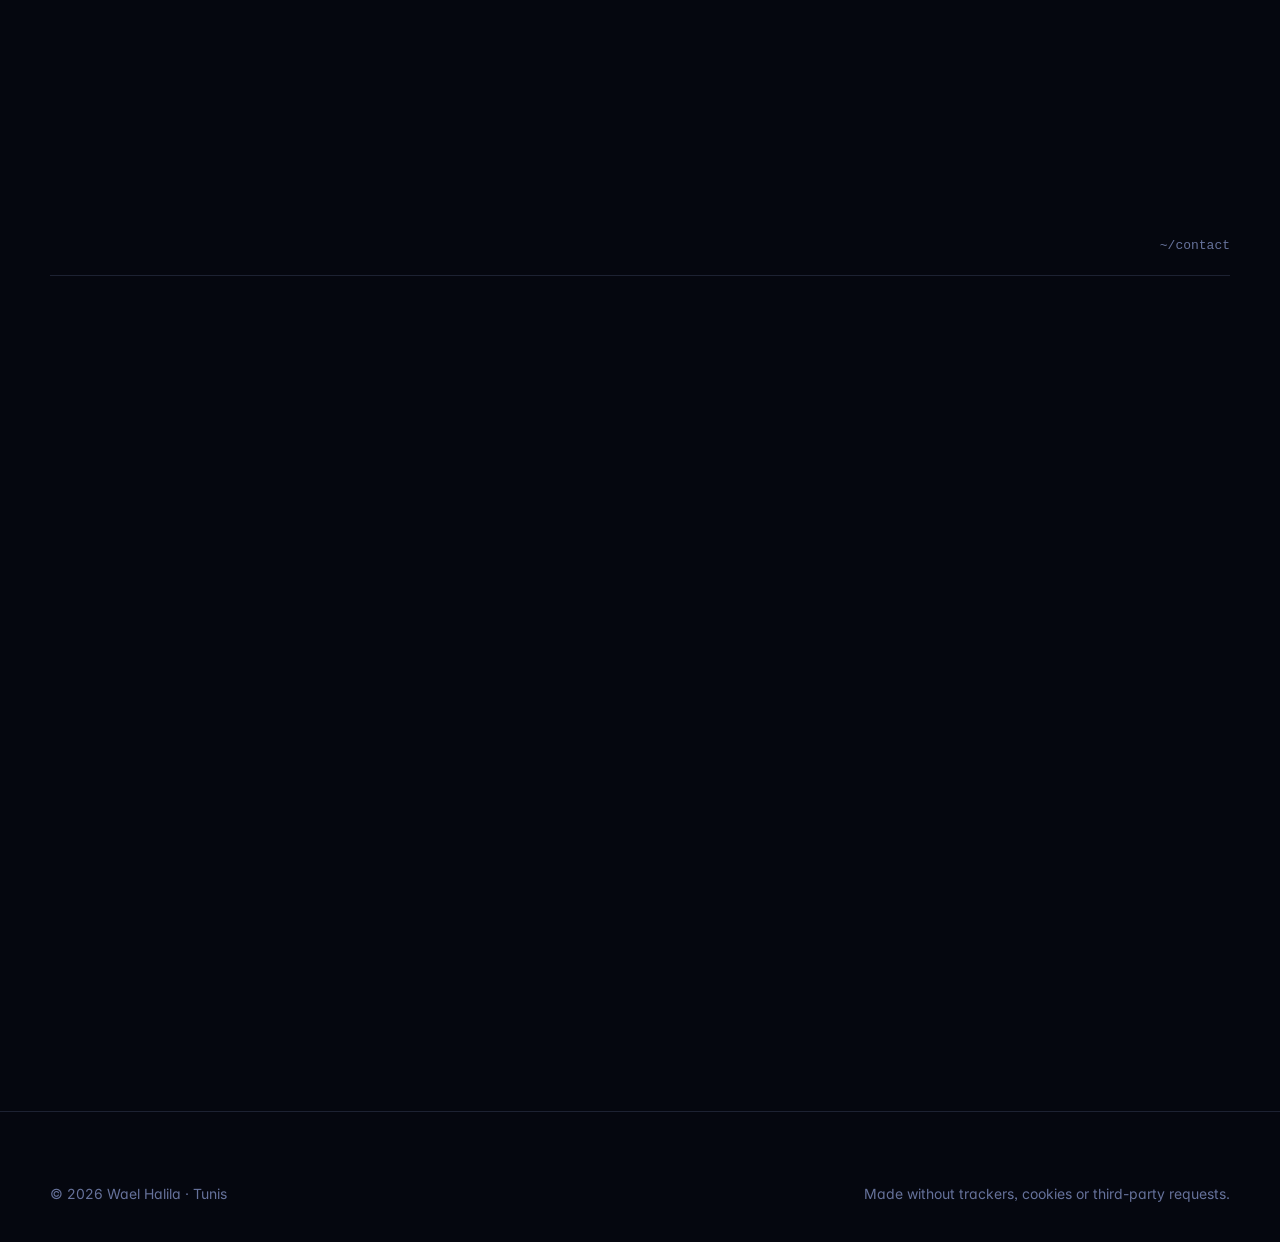
<file: dotnet.html>
<!doctype html>
<html lang="en" data-lens="data"><head>
<meta charset="utf-8">
<meta name="viewport" content="width=device-width,initial-scale=1,viewport-fit=cover">
<title>Wael Halila — .NET Software Engineer · Microservices · Tunis</title>
<meta name="description" content="Design, delivery and support of .NET applications, microservices and backend solutions: C#, .NET 8, REST APIs, SQL Server, Clean Architecture, DDD and CQRS. Based in Tunis.">
<meta http-equiv="Content-Security-Policy" content="default-src 'none'; script-src 'self'; style-src 'self'; img-src 'self' data:; font-src 'self'; connect-src 'self'; manifest-src 'self'; worker-src 'self'; media-src 'none'; frame-src 'none'; object-src 'none'; base-uri 'none'; form-action 'none'">
<meta name="referrer" content="strict-origin-when-cross-origin">
<meta name="color-scheme" content="dark light">
<meta name="theme-color" content="#05070f">
<meta name="mobile-web-app-capable" content="yes"><meta name="apple-mobile-web-app-capable" content="yes"><meta name="apple-mobile-web-app-status-bar-style" content="black-translucent"><meta name="apple-mobile-web-app-title" content="Wael Halila"><meta name="format-detection" content="telephone=no,email=no,address=no">
<meta name="robots" content="index,follow,max-image-preview:large">
<meta name="author" content="Wael Halila">
<meta name="wh-lens" content="dotnet">
<link rel="canonical" href="https://halilaw.github.io/wael/dotnet.html">
<meta property="og:type" content="profile"><meta property="og:site_name" content="Wael Halila"><meta property="og:locale" content="en_US">
<meta property="og:title" content="Wael Halila — .NET Software Engineer · Microservices">
<meta property="og:description" content="Design, delivery and support of .NET applications, microservices and backend solutions: C#, .NET 8, REST APIs, SQL Server, Clean Architecture, DDD and CQRS. Based in Tunis.">
<meta property="og:url" content="https://halilaw.github.io/wael/dotnet.html">
<meta property="og:image" content="https://halilaw.github.io/wael/assets/img/og-dotnet.jpg"><meta property="og:image:type" content="image/jpeg"><meta property="og:image:width" content="1200"><meta property="og:image:height" content="630">
<meta property="og:image:alt" content="Wael Halila, .NET Software Engineer · Microservices">
<meta property="profile:first_name" content="Wael"><meta property="profile:last_name" content="Halila">
<meta name="twitter:card" content="summary_large_image">
<meta name="twitter:title" content="Wael Halila — .NET Software Engineer · Microservices">
<meta name="twitter:description" content="Design, delivery and support of .NET applications, microservices and backend solutions: C#, .NET 8, REST APIs, SQL Server, Clean Architecture, DDD and CQRS. Based in Tunis.">
<meta name="twitter:image" content="https://halilaw.github.io/wael/assets/img/og-dotnet.jpg">
<link rel="icon" href="favicon.ico" sizes="any"><link rel="icon" type="image/png" sizes="32x32" href="assets/img/favicon-32.png">
<link rel="apple-touch-icon" href="assets/img/apple-touch-icon.png"><link rel="manifest" href="manifest.webmanifest">
<link rel="preload" href="assets/fonts/display-800.woff" as="font" type="font/woff" crossorigin>
<link rel="preload" href="assets/fonts/inter-400.woff" as="font" type="font/woff" crossorigin>
<link rel="preload" as="image" type="image/avif" href="assets/img/hero-600.avif" imagesrcset="assets/img/hero-360.avif 360w, assets/img/hero-600.avif 600w, assets/img/hero-1200.avif 1200w" imagesizes="(max-width:900px) 58vw, 470px" fetchpriority="high">
<script type="application/ld+json">{"@context":"https://schema.org","@type":"Person","name":"Wael Halila","url":"https://halilaw.github.io/wael/","image":"https://halilaw.github.io/wael/assets/img/og-image.jpg","jobTitle":"Data, .NET, DevOps & AI Engineer","worksFor":{"@type":"Organization","name":"ODDO BHF"},"alumniOf":{"@type":"CollegeOrUniversity","name":"ESPRIT"},"knowsLanguage":["ar","en","fr","de"],"knowsAbout":["Data integration","ETL","SQL Server",".NET 8","C#","Microservices","Azure DevOps","CI/CD","Docker","OpenShift","Large language models","Ivanti HEAT","Playwright","ITIL"],"address":{"@type":"PostalAddress","addressLocality":"Tunis","addressCountry":"TN"},"sameAs":["https://www.linkedin.com/in/wael-halila-9b75ba97/"]}</script>
<script src="assets/js/boot.js"></script>
<link rel="stylesheet" href="assets/css/app.css">
</head>
<body>
<div id="boot" aria-hidden="true"><div class="bootbox"><div id="bootlines"></div><div class="bootbar"><i></i></div></div></div>
<a class="skip" href="#main">Skip to content</a>
<svg class="sprite" width="0" height="0" aria-hidden="true" focusable="false"><defs>
<symbol id="i-data" viewBox="0 0 24 24"><ellipse cx="12" cy="5" rx="8" ry="3"/><path d="M4 5v6c0 1.7 3.6 3 8 3s8-1.3 8-3V5M4 11v6c0 1.7 3.6 3 8 3s8-1.3 8-3v-6"/></symbol>
<symbol id="i-net" viewBox="0 0 24 24"><path d="M8 3H7a2 2 0 0 0-2 2v5a2 2 0 0 1-2 2 2 2 0 0 1 2 2v5a2 2 0 0 0 2 2h1M16 3h1a2 2 0 0 1 2 2v5a2 2 0 0 0 2 2 2 2 0 0 0-2 2v5a2 2 0 0 1-2 2h-1"/></symbol>
<symbol id="i-ops" viewBox="0 0 24 24"><path d="M3 12a9 9 0 0 1 9-9 9.75 9.75 0 0 1 6.74 2.74L21 8M21 3v5h-5M21 12a9 9 0 0 1-9 9 9.75 9.75 0 0 1-6.74-2.74L3 16M8 16H3v5"/></symbol>
<symbol id="i-ai" viewBox="0 0 24 24"><path d="m12 3 1.9 5.1L19 10l-5.1 1.9L12 17l-1.9-5.1L5 10l5.1-1.9zM19 16l.8 2.2L22 19l-2.2.8L19 22l-.8-2.2L16 19l2.2-.8z"/></symbol>
<symbol id="i-chat" viewBox="0 0 24 24"><path d="M21 12a8 8 0 0 1-11.5 7.2L4 20l1-4.5A8 8 0 1 1 21 12z"/></symbol>
<symbol id="i-search" viewBox="0 0 24 24"><circle cx="11" cy="11" r="7"/><path d="m21 21-4.3-4.3"/></symbol>
<symbol id="i-test" viewBox="0 0 24 24"><circle cx="12" cy="12" r="9"/><path d="m8 12 3 3 5-6"/></symbol>
<symbol id="i-ci" viewBox="0 0 24 24"><circle cx="6" cy="6" r="2.5"/><circle cx="6" cy="18" r="2.5"/><circle cx="18" cy="12" r="2.5"/><path d="M6 8.5v7M8.5 6C13 6 15.5 8 15.5 12"/></symbol>
<symbol id="i-etl" viewBox="0 0 24 24"><path d="M16 3h5v5M4 20 21 3M21 16v5h-5M15 15l6 6M4 4l5 5"/></symbol>
<symbol id="i-sync" viewBox="0 0 24 24"><path d="M7 7h13l-4-4M17 17H4l4 4"/></symbol>
<symbol id="i-speed" viewBox="0 0 24 24"><path d="M13 2 4 14h7l-1 8 9-12h-7z"/></symbol>
<symbol id="i-db" viewBox="0 0 24 24"><path d="m12 2-10 5 10 5 10-5zM2 17l10 5 10-5M2 12l10 5 10-5"/></symbol>
<symbol id="i-leaf" viewBox="0 0 24 24"><path d="M11 20A7 7 0 0 1 9.8 6.1C15.5 5 17 4.5 19 2c1 2 2 4.2 2 8 0 5.500-4.800 10-10 10zM2 21c0-3 1.900-5.400 5.500-7"/></symbol>
<symbol id="i-eye" viewBox="0 0 24 24"><path d="M2 12s3.600-7 10-7 10 7 10 7-3.600 7-10 7S2 12 2 12z"/><circle cx="12" cy="12" r="3"/></symbol>
<symbol id="i-split" viewBox="0 0 24 24"><circle cx="6" cy="5" r="2.500"/><circle cx="6" cy="19" r="2.500"/><circle cx="18" cy="8" r="2.500"/><path d="M6 7.500v9M18 10.500c0 4-6 3-12 6"/></symbol>
<symbol id="i-sun" viewBox="0 0 24 24"><circle cx="12" cy="12" r="4"/><path d="M12 2v2M12 20v2M4.900 4.900l1.400 1.400M17.700 17.700l1.400 1.400M2 12h2M20 12h2M4.900 19.100l1.400-1.400M17.700 6.300l1.400-1.400"/></symbol>
<symbol id="i-moon" viewBox="0 0 24 24"><path d="M21 12.800A9 9 0 1 1 11.200 3a7 7 0 0 0 9.800 9.800z"/></symbol>
<symbol id="i-cmd" viewBox="0 0 24 24"><path d="M15 6v12a3 3 0 1 0 3-3H6a3 3 0 1 0 3 3V6a3 3 0 1 0-3 3h12a3 3 0 1 0-3-3"/></symbol>
<symbol id="i-share" viewBox="0 0 24 24"><circle cx="18" cy="5" r="3"/><circle cx="6" cy="12" r="3"/><circle cx="18" cy="19" r="3"/><path d="m8.600 13.500 6.800 4M15.400 6.500l-6.800 4"/></symbol>
<symbol id="i-dl" viewBox="0 0 24 24"><path d="M12 3v12m0 0-4-4m4 4 4-4M4 20h16"/></symbol>
<symbol id="i-mail" viewBox="0 0 24 24"><rect x="3" y="5" width="18" height="14" rx="2"/><path d="m3 7 9 6 9-6"/></symbol>
<symbol id="i-phone" viewBox="0 0 24 24"><path d="M5 4h4l2 5-2.500 1.500a11 11 0 0 0 5 5L15 13l5 2v4a2 2 0 0 1-2 2A16 16 0 0 1 3 6a2 2 0 0 1 2-2z"/></symbol>
<symbol id="i-link" viewBox="0 0 24 24"><path d="M10 14a5 5 0 0 0 7 0l3-3a5 5 0 0 0-7-7l-1 1M14 10a5 5 0 0 0-7 0l-3 3a5 5 0 0 0 7 7l1-1"/></symbol>
<symbol id="i-out" viewBox="0 0 24 24"><path d="M7 17 17 7M8 7h9v9"/></symbol>
<symbol id="i-copy" viewBox="0 0 24 24"><rect x="9" y="9" width="12" height="12" rx="2"/><path d="M5 15V5a2 2 0 0 1 2-2h10"/></symbol>
<symbol id="i-card" viewBox="0 0 24 24"><rect x="3" y="4" width="18" height="16" rx="2"/><circle cx="9" cy="11" r="2.500"/><path d="M5.500 17c.6-2 2-3 3.500-3s2.900 1 3.500 3M15 9h3M15 13h3"/></symbol>
<symbol id="i-up" viewBox="0 0 24 24"><path d="m6 15 6-6 6 6"/></symbol>
<symbol id="i-sound" viewBox="0 0 24 24"><path d="M11 5 6 9H3v6h3l5 4zM15.500 8.500a5 5 0 0 1 0 7M18.500 5.500a9 9 0 0 1 0 13"/></symbol>
<symbol id="i-award" viewBox="0 0 24 24"><circle cx="12" cy="9" r="6"/><path d="m8.500 14-1.500 8 5-3 5 3-1.500-8"/></symbol>
<symbol id="i-term" viewBox="0 0 24 24"><path d="m4 17 6-6-6-6M12 19h8"/></symbol>
<symbol id="i-menu" viewBox="0 0 24 24"><path d="M4 7h16M4 12h16M4 17h16"/></symbol>
<symbol id="i-close" viewBox="0 0 24 24"><path d="m6 6 12 12M18 6 6 18"/></symbol>
<symbol id="i-pin" viewBox="0 0 24 24"><path d="M20 10c0 6-8 12-8 12S4 16 4 10a8 8 0 1 1 16 0z"/><circle cx="12" cy="10" r="3"/></symbol>
</defs></svg>
<div id="bar" aria-hidden="true"></div><canvas id="fx" aria-hidden="true"></canvas><div class="veil" aria-hidden="true"></div>

<header class="nav">
  <a href="#home" class="logo" aria-label="Wael Halila, back to top">WH</a>
  <nav class="menu" id="menu" aria-label="Main"><i class="ind" aria-hidden="true"></i>
    <a href="#about">About</a><a href="#experience">Experience</a><a href="#ai">AI × HEAT</a><a href="#skills">Skills</a><a href="#projects">Projects</a><a href="#credentials">Credentials</a><a href="#contact">Contact</a></nav>
  <div class="navr">
    <button class="pbadge" id="pbadge" type="button" aria-label="Current profile. Press to switch to the next one"><svg class="ic" id="pbIc" aria-hidden="true"><use href="#i-data"/></svg><span class="rollbox" id="pbTxt">Data</span><span class="pips" aria-hidden="true"><i></i><i></i><i></i></span></button>
    <button class="kbd" id="askbtn" type="button" aria-label="Open command menu"><svg class="ic" aria-hidden="true"><use href="#i-search"/></svg><span>Search</span><kbd>Ctrl K</kbd></button>
    <button class="ibtn" id="theme" type="button" aria-label="Switch between dark and light theme"><svg class="ic" aria-hidden="true"><use href="#i-sun"/></svg></button>
    <button class="ibtn" id="burger" type="button" aria-label="Open menu" aria-expanded="false" aria-controls="menu"><svg class="ic" aria-hidden="true"><use href="#i-menu"/></svg></button>
  </div>
</header>

<noscript><div class="nojs"><h1>Wael Halila</h1><p>Data, .NET, DevOps &amp; AI engineer in Tunis. 4+ years in financial services: data integration (SSIS, Talend, Control-M), C# / .NET 8 microservices, Azure DevOps CI/CD and an LLM assistant on Ivanti HEAT. ITIL® 5 Foundation.</p><p>Contact: wael.halila [at] gmail [dot] com · <a href="https://www.linkedin.com/in/wael-halila-9b75ba97/" rel="noopener noreferrer">LinkedIn</a></p><p>CV: <a href="assets/cv/Wael_Halila_CV_Data_Engineer.pdf">Data</a> · <a href="assets/cv/Wael_Halila_CV_Software_Engineer.pdf">.NET</a> · <a href="assets/cv/Wael_Halila_CV_DevOps_Engineer.pdf">DevOps</a></p><p>Turn on JavaScript to see the full interactive portfolio.</p></div></noscript>

<main id="main">
<section class="scene" id="scene" aria-label="Introduction">
 <div class="stick" id="home">
  <div class="hero">
   <div class="hero-text">
    <p class="status"><i class="dot"></i><span>Open to opportunities</span><span class="sep"></span><span id="clock">Tunis, Tunisia</span></p>
    <h1 id="name" aria-label="Wael Halila"><span aria-hidden="true">Wael</span><span aria-hidden="true">Halila</span></h1>
    <div class="rolebox rollbox" id="role" aria-live="polite"><span class="r"><em>Data Engineer</em><small>BI Consultant</small></span></div>
    <p class="lead" id="pitch">Data solutions in financial services: ETL/ELT with SSIS and Talend, Control-M orchestration and production monitoring, on a solid SQL Server, C# and .NET 8 base.</p>
    <div class="term" id="termbox" aria-hidden="true"><header><svg class="ic" aria-hidden="true"><use href="#i-term"/></svg><span>~/wael/profile</span><b id="termTag">data</b></header><div class="body" id="term"></div></div>
    <div class="row cta"><a class="btn pri" id="cvdl" href="assets/cv/Wael_Halila_CV_Data_Engineer.pdf" download><svg class="ic" aria-hidden="true"><use href="#i-dl"/></svg><span id="cvlbl">Download CV</span></a><a class="btn" href="#contact"><svg class="ic" aria-hidden="true"><use href="#i-mail"/></svg>Contact</a><button class="btn ghost" id="hear" type="button"><svg class="ic" aria-hidden="true"><use href="#i-sound"/></svg>Hear intro<span class="eq" aria-hidden="true"><i></i><i></i><i></i></span></button></div>
    <div class="rail" id="rail" role="group" aria-label="Choose a profile"><i class="thumb" aria-hidden="true"></i></div>
   </div>
   <div class="holo" id="avatar">
    <div class="holo-in" id="holo">
     <div class="plate"></div><i class="frame"></i><i class="cb tl"></i><i class="cb tr"></i><i class="cb bl"></i><i class="cb br"></i>
     <picture class="cut"><source type="image/avif" srcset="assets/img/hero-360.avif 360w, assets/img/hero-600.avif 600w, assets/img/hero-1200.avif 1200w" sizes="(max-width:900px) 58vw, 470px"><source type="image/webp" srcset="assets/img/hero-360.webp 360w, assets/img/hero-600.webp 600w, assets/img/hero-1200.webp 1200w" sizes="(max-width:900px) 58vw, 470px"><img src="assets/img/hero-600.webp" width="600" height="636" alt="Wael Halila, smiling, wearing glasses and a navy suit" fetchpriority="high" decoding="async"></picture>
     <i class="sweep" aria-hidden="true"></i><i class="tint" aria-hidden="true"></i>
     <span class="orb o1"><span class="rollbox"></span></span><span class="orb o2"><span class="rollbox"></span></span><span class="orb o3"><span class="rollbox"></span></span><span class="orb o4"><span class="rollbox"></span></span>
     <span class="live"><i class="dot"></i><span id="clock2">Tunis</span></span>
    </div>
   </div>
  </div>
  <div class="hint" id="hint" aria-hidden="true"><i></i><span id="hintTxt">Scroll down to explore</span><b>↓</b></div>
 </div>
</section>

<div class="marquee" aria-hidden="true"><div class="mq" id="mq"></div></div>
<section class="wrap sec flush" id="impact" aria-label="Key numbers"><div class="stats rv" id="stats"></div></section>

<section id="about" class="wrap sec"><header class="sh"><h2>Four disciplines, one engineer</h2><span class="path">~/about</span></header>
<div class="about">
 <div class="idwrap rv"><div class="strap"></div><button class="idcard" id="idcard" type="button" aria-label="Engineer ID card. Press to flip it"><span class="face front">
  <span class="idtop"><b>WH</b><small>ENGINEER ID · 2026</small></span>
  <span class="idp"><picture><source type="image/avif" srcset="assets/img/id-360.avif 360w, assets/img/id-720.avif 720w" sizes="272px"><source type="image/webp" srcset="assets/img/id-360.webp 360w, assets/img/id-720.webp 720w" sizes="272px"><img src="assets/img/id-360.webp" width="360" height="450" alt="" loading="lazy" decoding="async"></picture></span>
  <strong>Wael Halila</strong><span class="idrole" id="idrole"></span>
  <span class="idchips"><i>ITIL® 5</i><i>.NET 8</i><i>Azure DevOps</i><i>AI × HEAT</i></span><span class="bars" aria-hidden="true"></span><span class="sheen" aria-hidden="true"></span></span>
  <span class="face back"><strong>What I bring</strong><ul id="idlist"></ul><small>Tunis · tap to flip back</small></span></button></div>
 <div class="about-text rv">
  <p>I work on critical platforms for Asset Management, ESG, Private Equity and Private Banking, and I cover the full data lifecycle, from integration to reporting, on solid SQL Server, C# and .NET 8 foundations.</p>
  <p>I keep delivery reliable with Azure DevOps pipelines, quality gates and observability. On Ivanti HEAT I built an AI assistant from scratch around an LLM, with natural-language search and querying, and I test it end to end with Playwright. I'm training in generative AI engineering and hold the ITIL® 5 Foundation certificate.</p>
  <dl class="facts"><div><dt>Based in</dt><dd>Tunis, Tunisia</dd></div><div><dt>Current role</dt><dd>Engineer, ODDO BHF (since Sep 2022)</dd></div><div><dt>Degree</dt><dd>Software engineering, ESPRIT</dd></div><div><dt>Languages</dt><dd>Arabic · English · French · German</dd></div></dl>
 </div></div></section>

<section id="experience" class="wrap sec"><header class="sh"><h2>Experience</h2><span class="path">~/experience</span></header><p class="sub">ODDO BHF, Tunis. The same four years, told for the profile you picked.</p><ol class="tl" id="timeline"></ol></section>

<section id="ai" class="wrap sec"><header class="sh"><h2>AI on Ivanti HEAT</h2><span class="path">~/ai</span></header>
<p class="sub">Search, querying and testing, powered by generative AI.</p>
<div class="ai rv"><div><div class="tabs" id="aitabs" role="tablist" aria-label="AI topics"></div><div class="panel aipanel" id="aipanel" role="tabpanel" aria-live="polite"></div><div class="tags" id="aitags"></div></div>
<div class="panel flow" id="flow" aria-label="How the assistant works"></div></div>
<p class="note">Overview only. The real architecture details stay with the project.</p></section>

<section id="skills" class="wrap sec"><header class="sh"><h2>Skills</h2><span class="path">~/skills</span></header>
<p class="sub">Tap a tile. Tiles fade when they matter less for the selected profile.</p>
<div class="chips" id="filters" role="group" aria-label="Filter skills by family"></div>
<div class="skills-wrap"><div class="ptable" id="ptable"></div><aside class="panel detail" id="detail" aria-live="polite"><b>Pick a tile</b><p>Hover or tap a tile to see where I've used it.</p></aside></div>
<div class="charts"><figure class="panel"><figcaption>Skills by family</figcaption><canvas id="radar" height="320" role="img" aria-label="Radar chart of skills by family"></canvas></figure>
<figure class="panel"><figcaption>Languages</figcaption><div id="langs"></div></figure></div></section>

<section id="projects" class="wrap sec"><header class="sh"><h2>Delivered</h2><span class="path">~/projects</span></header><p class="sub">Most relevant to your profile first.</p><div class="pgrid" id="projgrid"></div>
<p class="side">Beyond work: a drone telemetry analyzer (Python, DroneKit), an interactive TikTok LIVE overlay (JavaScript), and the Securinets INSAT ethical-hacking community.</p></section>

<section id="credentials" class="wrap sec"><header class="sh"><h2>Credentials</h2><span class="path">~/credentials</span></header>
<div class="cred rv"><figure class="panel"><figcaption>Certifications and training</figcaption><ul class="certs" id="certs"></ul></figure><div class="edu" id="edu"></div></div></section>

<section id="contact" class="wrap sec"><header class="sh"><h2>Let's talk</h2><span class="path">~/contact</span></header>
<div class="contact">
 <div class="rv"><h3>Hiring for a data, .NET, DevOps or AI role?</h3><p class="sub tight">Send a note and I'll reply quickly. Or grab the CV that matches the role.</p>
  <div class="links" id="links"></div>
  <div class="row" id="cvs"></div>
  <form class="mail panel" id="form"><input id="fn" placeholder="Your name or company" required maxlength="120" autocomplete="organization" aria-label="Your name or company"><textarea id="fm" rows="4" placeholder="Tell me about the role" required maxlength="2000" aria-label="Message"></textarea><button class="btn pri" type="submit"><svg class="ic" aria-hidden="true"><use href="#i-mail"/></svg>Write the email</button></form></div>
 <div class="panel share rv" id="sharepanel"><h3>Share this portfolio</h3><p>Pick the profile you want to send. Each one has its own link and preview card for email, LinkedIn and chat.</p>
  <div class="row" id="sharelens" role="group" aria-label="Profile to share"></div>
  <div class="sharegrid"><div class="qr" id="qr" role="img" aria-label="QR code for the selected link"></div>
   <div class="sharebtns"><button class="btn" id="bCopy" type="button"><svg class="ic" aria-hidden="true"><use href="#i-copy"/></svg>Copy link</button><a class="btn" id="bMail" href="mailto:"><svg class="ic" aria-hidden="true"><use href="#i-mail"/></svg>Send by email</a><button class="btn" id="bShare" type="button"><svg class="ic" aria-hidden="true"><use href="#i-share"/></svg>Share…</button><a class="btn" id="bVcf" href="assets/Wael_Halila.vcf" download="Wael_Halila.vcf"><svg class="ic" aria-hidden="true"><use href="#i-card"/></svg>Save contact</a></div></div>
  <div class="urlbox" id="urlbox"></div></div>
</div></section>
</main>

<nav class="chap" id="chap" aria-label="Page sections"></nav>
<div class="hud" id="hud" aria-hidden="true"><span>section <b id="hudSec">intro</b></span><span><b id="hudPct">0</b>%</span></div>
<footer><div class="wrap"><span>© <span id="yr"></span> Wael Halila · Tunis</span><span>Made without trackers, cookies or third-party requests.</span></div></footer>
<button class="ibtn toTop" id="toTop" type="button" aria-label="Back to top"><svg class="ic" aria-hidden="true"><use href="#i-up"/></svg></button>

<dialog id="pal" aria-label="Command menu">
 <div class="pal-in"><svg class="ic" aria-hidden="true"><use href="#i-search"/></svg><input id="pq" type="text" role="combobox" aria-expanded="true" aria-controls="plist" aria-autocomplete="list" placeholder="Jump to a section, switch profile, or ask a question" autocomplete="off" spellcheck="false" maxlength="200"></div>
 <div id="plist" role="listbox" aria-label="Results"></div>
 <div class="pal-f"><span>↑ ↓ to move</span><span>Enter to run</span><span>Esc to close</span></div>
</dialog>
<script src="assets/js/data.js"></script>
<script src="assets/js/qr.js"></script>
<script src="assets/js/app.js"></script>
</body></html>
</file>
<file: assets/css/app.css>
/* ==========================================================================
   Wael Halila — portfolio 2026
   Design system: the accent colour belongs to the active profile
   (Data = cyan, .NET = violet, DevOps = amber) and animates between them.
   ========================================================================== */
@font-face{font-family:"Inter";src:url(../fonts/inter-400.woff) format("woff");font-weight:400;font-display:swap}
@font-face{font-family:"Inter";src:url(../fonts/inter-600.woff) format("woff");font-weight:500 700;font-display:swap}
@font-face{font-family:"Inter Display";src:url(../fonts/display-800.woff) format("woff");font-weight:700 900;font-display:swap}

@property --acc{syntax:"<color>";inherits:true;initial-value:#35d8ff}
@property --ang{syntax:"<angle>";inherits:false;initial-value:0deg}

:root{
  color-scheme:dark;
  --bg:#05070f;--bg2:#0a0f1f;--ink:#e8eeff;--mut:#97a3ca;--dim:#66729b;
  --glass:rgba(255,255,255,.04);--glass2:rgba(255,255,255,.08);
  --line:rgba(170,195,255,.15);--line2:rgba(170,195,255,.3);
  --acc-data:#35d8ff;--acc-soft:#a590ff;--acc-dev:#ffb43a;--onacc:#03101a;
  --shadow:0 28px 70px rgba(0,0,0,.55);
  --mono:ui-monospace,"SF Mono","Cascadia Code","JetBrains Mono",Menlo,Consolas,monospace;
  --disp:"Inter Display","Inter",system-ui,sans-serif;
  --body:"Inter",system-ui,-apple-system,"Segoe UI",Roboto,sans-serif;
  --r:14px;--R:22px;--w:1180px;
  --acc:var(--acc-data);
  transition:--acc .9s cubic-bezier(.3,.7,.2,1);
}
:root[data-theme="light"]{
  color-scheme:light;
  --bg:#eef2fa;--bg2:#e2e9f7;--ink:#0a1230;--mut:#45527c;--dim:#78839f;
  --glass:rgba(255,255,255,.66);--glass2:rgba(255,255,255,.9);
  --line:rgba(10,18,48,.12);--line2:rgba(10,18,48,.26);
  --acc-data:#06718d;--acc-soft:#5b45e6;--acc-dev:#9c5000;--onacc:#fff;
  --shadow:0 24px 50px rgba(10,18,48,.15);
}
:root[data-lens="data"]{--acc:var(--acc-data)}
:root[data-lens="soft"]{--acc:var(--acc-soft)}
:root[data-lens="dev"]{--acc:var(--acc-dev)}
:root{--acc-bg:color-mix(in oklab,var(--acc) 13%,transparent);--acc-ln:color-mix(in oklab,var(--acc) 50%,transparent)}

*{box-sizing:border-box;margin:0}
html{scroll-padding-top:92px;-webkit-text-size-adjust:100%;text-size-adjust:100%;-webkit-tap-highlight-color:transparent}
@media(prefers-reduced-motion:no-preference){html{scroll-behavior:smooth}}
body{font:400 17px/1.65 var(--body);background:var(--bg);color:var(--ink);overflow-x:hidden;overflow-x:clip;-webkit-font-smoothing:antialiased;text-rendering:optimizeLegibility;font-feature-settings:"cv11","ss03"}
a{color:inherit}button,input,textarea{font:inherit;color:inherit}button{cursor:pointer}
img,svg,canvas{display:block;max-width:100%}
::selection{background:var(--acc);color:var(--onacc)}
:focus-visible{outline:2px solid var(--acc);outline-offset:3px;border-radius:8px}
.ic{width:1.15em;height:1.15em;fill:none;stroke:currentColor;stroke-width:1.8;stroke-linecap:round;stroke-linejoin:round;flex:none}
.sr{position:absolute;width:1px;height:1px;overflow:hidden;clip:rect(0 0 0 0);white-space:nowrap}
.skip{position:fixed;left:12px;top:-70px;z-index:99;background:var(--acc);color:var(--onacc);padding:10px 16px;border-radius:10px;font-weight:600}.skip:focus{top:12px}
.mono{font-family:var(--mono)}

/* ---------- ambient layers ---------- */
#fx{position:fixed;inset:0;width:100%;height:100%;z-index:-2;pointer-events:none;opacity:.55}
.veil{position:fixed;inset:0;z-index:-1;pointer-events:none;background:
  radial-gradient(60% 50% at 80% 12%,color-mix(in oklab,var(--acc) 15%,transparent),transparent 70%),
  radial-gradient(50% 45% at 8% 78%,color-mix(in oklab,var(--acc) 8%,transparent),transparent 70%)}
#bar{position:fixed;top:0;left:0;height:2px;width:100%;transform:scaleX(0);transform-origin:left;background:var(--acc);z-index:80;box-shadow:0 0 12px var(--acc)}

/* ---------- navigation ---------- */
.nav{position:fixed;top:max(12px,env(safe-area-inset-top));left:0;right:0;margin:auto;width:min(var(--w),calc(100% - 24px));height:58px;z-index:60;display:flex;align-items:center;gap:8px;padding:0 8px 0 10px;border:1px solid var(--line);border-radius:18px;background:color-mix(in oklab,var(--bg) 66%,transparent);-webkit-backdrop-filter:blur(20px) saturate(1.5);backdrop-filter:blur(20px) saturate(1.5)}
.logo{position:relative;display:grid;place-items:center;width:42px;height:42px;border-radius:12px;font:800 16px/1 var(--disp);letter-spacing:-.04em;text-decoration:none;color:var(--onacc);background:var(--acc);transition:background .9s}
.menu{display:flex;gap:2px;margin:0 auto;position:relative}
.menu a{position:relative;z-index:1;text-decoration:none;font-size:14px;font-weight:500;padding:8px 12px;color:var(--mut);border-radius:10px;white-space:nowrap;transition:color .2s}
.menu a:hover,.menu a[aria-current="true"]{color:var(--ink)}
.ind{position:absolute;z-index:0;top:50%;left:0;height:34px;margin-top:-17px;border-radius:10px;background:var(--acc-bg);border:1px solid var(--acc-ln);width:var(--w2,0);transform:translateX(var(--x,0));opacity:var(--o,0);transition:transform .45s cubic-bezier(.3,1.2,.4,1),width .45s cubic-bezier(.3,1.2,.4,1),opacity .3s,background .9s,border-color .9s}
.navr{display:flex;align-items:center;gap:6px;margin-left:auto}
.menu+.navr{margin-left:0}
.ibtn{display:grid;place-items:center;width:42px;height:42px;border-radius:12px;border:1px solid var(--line);background:var(--glass);transition:border-color .2s,background .2s}
.ibtn:hover{border-color:var(--acc-ln);background:var(--acc-bg)}
.kbd{display:inline-flex;align-items:center;gap:8px;height:42px;padding:0 12px;border-radius:12px;border:1px solid var(--line);background:var(--glass);color:var(--mut);font-size:14px}
.kbd:hover{border-color:var(--acc-ln);color:var(--ink)}
.kbd kbd{font:600 11px var(--mono);padding:2px 6px;border-radius:6px;border:1px solid var(--line2);color:var(--mut)}
/* the rolling profile badge */
.pbadge{display:flex;align-items:center;gap:8px;height:42px;padding:0 14px 0 12px;border-radius:99px;border:1px solid var(--acc-ln);background:var(--acc-bg);font-weight:600;font-size:14px;transition:background .9s,border-color .9s;position:relative;overflow:hidden}
.pbadge .ic{color:var(--acc);transition:color .9s}
.pbadge .rollbox{min-width:5.2ch;line-height:42px;height:42px}
.pbadge .pips{display:flex;gap:3px;margin-left:2px}.pbadge .pips i{width:5px;height:5px;border-radius:50%;background:var(--line2);transition:background .4s,transform .4s}.pbadge .pips i.on{background:var(--acc);transform:scale(1.35)}
#burger{display:none}

/* ---------- shared ---------- */
.wrap{width:min(var(--w),calc(100% - 2*max(20px,env(safe-area-inset-left),env(safe-area-inset-right))));margin-inline:auto}
.sec{padding-top:clamp(72px,10vw,128px)}.sec.flush{padding-top:0}.sprite{position:absolute;width:0;height:0;overflow:hidden}.sub.tight{margin-bottom:0}
.sh{position:relative;display:flex;align-items:flex-end;justify-content:space-between;gap:20px;padding-bottom:16px;margin-bottom:22px;border-bottom:1px solid var(--line)}
.sh:after{content:"";position:absolute;left:0;right:0;bottom:-1px;height:1px;background:linear-gradient(90deg,var(--acc),var(--line2) 45%,transparent)}
.ready .sh:after{transform:scaleX(0);transform-origin:left;transition:transform 1.3s cubic-bezier(.2,.8,.2,1)}.ready .sh.in:after{transform:none}
.w{display:inline-block;overflow:hidden;vertical-align:top;padding-bottom:.14em;margin-bottom:-.14em}.w>span{display:inline-block}
.ready .w>span{transform:translateY(112%);transition:transform .9s cubic-bezier(.2,.9,.2,1);transition-delay:calc(var(--i)*70ms)}.ready .sh.in .w>span{transform:none}
.sh h2{font:800 clamp(36px,5.4vw,72px)/.98 var(--disp);letter-spacing:-.04em;word-spacing:.06em}
.path{font:500 13px var(--mono);color:var(--dim);white-space:nowrap;padding-bottom:6px}
.sub{color:var(--mut);max-width:62ch;margin-bottom:30px}
.note{color:var(--dim);font-size:14px;margin-top:16px}
.panel{background:var(--glass);border:1px solid var(--line);border-radius:var(--R);padding:24px;-webkit-backdrop-filter:blur(10px);backdrop-filter:blur(10px)}
.btn{position:relative;display:inline-flex;align-items:center;justify-content:center;gap:9px;min-height:48px;padding:0 20px;border-radius:var(--r);border:1px solid var(--line2);background:var(--glass);font-weight:600;text-decoration:none;transition:transform .25s,border-color .25s,background .25s,box-shadow .25s}
.btn:hover{border-color:var(--acc);background:var(--acc-bg);transform:translateY(-2px)}
.btn.pri{background:var(--acc);color:var(--onacc);border-color:transparent;box-shadow:0 10px 30px -8px var(--acc);transition:transform .25s,box-shadow .25s,background .9s}
.btn.pri:hover{background:var(--acc);box-shadow:0 14px 36px -6px var(--acc)}
.btn.ghost{background:transparent}
.row{display:flex;flex-wrap:wrap;gap:10px}
.chip{display:inline-flex;align-items:center;gap:7px;min-height:40px;padding:0 14px;border-radius:10px;border:1px solid var(--line);background:var(--glass);font-weight:500;font-size:14.5px;transition:.25s}
.chip:hover{border-color:var(--acc-ln)}.chip.on,.chip[aria-selected="true"],.chip[aria-pressed="true"]{background:var(--acc);color:var(--onacc);border-color:transparent}
.tags{display:flex;flex-wrap:wrap;gap:6px;margin-top:14px}.tags span{font:500 12px var(--mono);padding:3px 9px;border-radius:7px;border:1px solid var(--line);color:var(--mut)}
.rollbox{position:relative;overflow:hidden;display:block}
.rollbox .r{display:block}.rollbox .r.out{position:absolute;left:0;top:0;white-space:nowrap}
.rollbox .r.in{animation:rin .65s cubic-bezier(.2,.9,.2,1) both}.rollbox .r.out{animation:rout .5s cubic-bezier(.5,0,.8,.3) both}
@keyframes rin{from{transform:translateY(110%);opacity:0;filter:blur(4px)}}
@keyframes rout{to{transform:translateY(-110%);opacity:0;filter:blur(4px)}}
.rv{opacity:1}
.ready .rv:not(.in){opacity:0;transform:translateY(16px)}
.ready .rv{transition:opacity .7s,transform .8s cubic-bezier(.2,.8,.2,1)}

/* ---------- hero scene (pinned) ---------- */
.scene{position:relative}
.js:not([data-preset]) .scene{height:300vh;height:300svh}
.stick{position:relative;min-height:100vh;min-height:100svh;display:flex;align-items:center;padding:96px 0 36px}
.js:not([data-preset]) .stick{position:sticky;top:0;height:100vh;height:100svh;min-height:0;overflow:hidden;overflow:clip}
.hero{display:grid;grid-template-columns:minmax(0,1.08fr) minmax(0,.92fr);gap:clamp(12px,3vw,40px);align-items:center;width:min(var(--w),calc(100% - 2*max(20px,env(safe-area-inset-left),env(safe-area-inset-right))));margin-inline:auto}
.status{display:flex;align-items:center;flex-wrap:wrap;gap:8px 14px;font:500 13px var(--mono);color:var(--mut);margin-bottom:clamp(10px,2.2svh,22px)}
.status .dot{width:9px;height:9px;border-radius:50%;background:#3ddc97;box-shadow:0 0 0 0 rgba(61,220,151,.6);animation:ping 2.2s infinite}
@keyframes ping{70%{box-shadow:0 0 0 10px rgba(61,220,151,0)}100%{box-shadow:0 0 0 0 rgba(61,220,151,0)}}
.tz{opacity:.8}.status .sep{width:1px;height:14px;background:var(--line2)}
h1{font-size:clamp(56px,10.2vw,150px);font:800 clamp(56px,min(10.2vw,15.6svh),150px)/.88 var(--disp);letter-spacing:-.055em;word-spacing:.04em;margin-left:-.04em}
h1 span{display:block}
.rolebox{margin-top:clamp(12px,2.6svh,26px);font:700 clamp(22px,min(3vw,4.4svh),38px)/1.2 var(--disp);letter-spacing:-.025em;height:1.25em}
.rolebox .r{color:var(--ink)}.rolebox .r em{font-style:normal;color:var(--acc);transition:color .9s}.rolebox .r small{font:500 .55em var(--body);color:var(--mut);letter-spacing:0;margin-left:.6em}
.lead{color:var(--mut);max-width:52ch;margin-top:clamp(8px,1.6svh,14px);min-height:5.3em;font-size:clamp(15px,2.1svh,17.5px)}
.lead span{display:block;animation:fadeup .6s both}@keyframes fadeup{from{opacity:0;transform:translateY(8px)}}
.term{margin-top:clamp(10px,2svh,18px);width:min(100%,520px);border:1px solid var(--line);border-radius:var(--r);background:color-mix(in oklab,var(--bg) 60%,transparent);font:400 13px/1.7 var(--mono);overflow:hidden}
.term header{display:flex;gap:8px;align-items:center;padding:7px 14px;border-bottom:1px solid var(--line);color:var(--dim);font-size:12px}
.term header b{margin-left:auto;font-weight:500;color:var(--acc);transition:color .9s}
.term .body{padding:10px 14px;height:calc(5*1.7em + 20px)}
.ln{white-space:nowrap;overflow:hidden;text-overflow:ellipsis;color:var(--mut)}.ln .p{color:var(--acc);margin-right:.8ch;transition:color .9s}.ln.cmd{color:var(--ink)}
.caret{display:inline-block;width:.6ch;height:1.05em;background:var(--acc);vertical-align:-.15em;margin-left:1px;animation:blink 1s steps(2) infinite}@keyframes blink{50%{opacity:0}}
.cta{margin-top:clamp(12px,2.4svh,22px)}
.rail{position:relative;display:grid;grid-template-columns:repeat(3,1fr);margin-top:clamp(12px,2.4svh,22px);width:min(100%,470px);padding:4px;border:1px solid var(--line);border-radius:16px;background:var(--glass);-webkit-backdrop-filter:blur(10px);backdrop-filter:blur(10px)}
.rail .thumb{position:absolute;top:4px;bottom:4px;left:4px;width:calc((100% - 8px)/3);border-radius:12px;background:var(--acc);transform:translateX(calc(var(--i,0)*100%));transition:transform .6s cubic-bezier(.3,1.35,.45,1),background .9s;box-shadow:0 8px 24px -8px var(--acc)}
.rail button{position:relative;z-index:1;display:flex;align-items:center;justify-content:center;gap:8px;height:46px;border:0;background:none;border-radius:12px;color:var(--mut);font-weight:600;font-size:15px;transition:color .3s}
.rail button[aria-pressed="true"]{color:var(--onacc)}
.rail button .fill{position:absolute;left:14px;right:14px;bottom:4px;height:2px;border-radius:2px;background:currentColor;opacity:.55;transform:scaleX(var(--p,0));transform-origin:left}

/* holographic avatar */
.holo{position:relative;justify-self:end;width:min(100%,470px);aspect-ratio:600/668;perspective:1100px}
.holo-in{position:absolute;inset:0;transform-style:preserve-3d;transform:rotateX(var(--rx,0deg)) rotateY(var(--ry,0deg));transition:transform .25s ease-out}
.plate{position:absolute;inset:19% 3% 0 3%;border-radius:26px;border:1px solid var(--line2);overflow:hidden;background:
  radial-gradient(110% 70% at 50% 0,color-mix(in oklab,var(--acc) 34%,transparent),transparent 62%),
  linear-gradient(180deg,color-mix(in oklab,var(--bg2) 88%,var(--acc) 8%),var(--bg2));
  box-shadow:var(--shadow),inset 0 1px 0 rgba(255,255,255,.07);transition:background .9s}
.plate:before{content:"";position:absolute;inset:0;background-image:linear-gradient(var(--line) 1px,transparent 1px),linear-gradient(90deg,var(--line) 1px,transparent 1px);background-size:34px 34px;background-position:center;-webkit-mask:radial-gradient(75% 65% at 50% 38%,#000,transparent);mask:radial-gradient(75% 65% at 50% 38%,#000,transparent);opacity:.6}
.plate:after{content:"";position:absolute;inset:0;background:repeating-linear-gradient(0deg,transparent 0 3px,rgba(255,255,255,.025) 3px 4px);pointer-events:none}
.frame{position:absolute;inset:19% 3% 0 3%;border-radius:26px;padding:1.5px;pointer-events:none;background:conic-gradient(from var(--ang),transparent 0 62%,var(--acc) 84%,transparent 100%);-webkit-mask:linear-gradient(#000 0 0) content-box,linear-gradient(#000 0 0);-webkit-mask-composite:xor;mask:linear-gradient(#000 0 0) content-box exclude,linear-gradient(#000 0 0);animation:spin 7s linear infinite;transform:translateZ(1px)}
@keyframes spin{to{--ang:360deg}}
.talk .frame{animation-duration:1.6s}
.cb{position:absolute;width:20px;height:20px;border:2px solid var(--acc);transition:border-color .9s;transform:translateZ(2px)}
.cb.tl{left:calc(3% - 8px);top:calc(19% - 8px);border-right:0;border-bottom:0;border-top-left-radius:10px}.cb.tr{right:calc(3% - 8px);top:calc(19% - 8px);border-left:0;border-bottom:0;border-top-right-radius:10px}
.cb.bl{left:calc(3% - 8px);bottom:-8px;border-right:0;border-top:0;border-bottom-left-radius:10px}.cb.br{right:calc(3% - 8px);bottom:-8px;border-left:0;border-top:0;border-bottom-right-radius:10px}
.cut{position:absolute;left:0;right:0;bottom:0;transform:translateZ(46px);filter:drop-shadow(0 18px 24px rgba(0,0,0,.45))}
.cut img{width:100%;height:auto;aspect-ratio:600/636}
.sweep,.tint{position:absolute;left:0;bottom:0;width:100%;aspect-ratio:600/636;pointer-events:none;transform:translateZ(47px);-webkit-mask:url(../img/hero-600.webp) center bottom/100% 100% no-repeat;mask:url(../img/hero-600.webp) center bottom/100% 100% no-repeat}
.sweep{background:linear-gradient(180deg,transparent 40%,color-mix(in oklab,var(--acc) 55%,#fff) 50%,transparent 60%) 0 100%/100% 260%;animation:sweep 6s cubic-bezier(.5,0,.5,1) infinite;opacity:.9}
@keyframes sweep{0%,35%{background-position:0 100%}75%,100%{background-position:0 0}}
.tint{background:var(--acc);opacity:0}
.flash .tint{animation:flash .8s ease-out}.flash .cut img{animation:jit .5s steps(1)}
@keyframes flash{0%{opacity:.95}100%{opacity:0}}
@keyframes jit{0%{transform:translateX(-7px) skewX(2deg);filter:hue-rotate(60deg) saturate(2)}20%{transform:translateX(6px);clip-path:inset(0 0 55% 0)}40%{transform:translateX(-3px);clip-path:inset(40% 0 0 0)}60%{transform:translateX(3px);clip-path:none}100%{transform:none;filter:none}}
.orb{position:absolute;display:flex;align-items:center;gap:7px;padding:6px 12px 6px 10px;border-radius:10px;border:1px solid var(--line2);background:color-mix(in oklab,var(--bg) 84%,transparent);font:500 12.5px var(--mono);color:var(--ink);transform:translateZ(80px);animation:bob 5s ease-in-out infinite alternate;white-space:nowrap}
.orb:before{content:"";width:6px;height:6px;border-radius:50%;background:var(--acc);transition:background .9s}
.orb .rollbox{display:inline-block;vertical-align:bottom}
.o1{top:17%;left:-2%}.o2{top:40%;right:-3%;animation-delay:-1.5s}.o3{bottom:27%;left:-5%;animation-delay:-3s}.o4{bottom:9%;right:-1%;animation-delay:-4s}
@keyframes bob{to{translate:0 -9px}}
.live{position:absolute;left:6%;bottom:5%;z-index:3;display:flex;align-items:center;gap:8px;padding:6px 11px;border-radius:9px;background:color-mix(in oklab,var(--bg) 86%,transparent);border:1px solid var(--line2);font:500 12px var(--mono);color:var(--mut);transform:translateZ(90px);-webkit-backdrop-filter:blur(10px);backdrop-filter:blur(10px)}
.live .dot{width:7px;height:7px;border-radius:50%;background:#3ddc97}
.eq{display:none;gap:2px;align-items:flex-end;height:14px}.eq i{width:3px;background:currentColor;border-radius:2px;height:30%;animation:eq .7s ease-in-out infinite alternate}.eq i:nth-child(2){animation-delay:-.2s}.eq i:nth-child(3){animation-delay:-.4s}@keyframes eq{to{height:100%}}
.talk .eq{display:inline-flex}

/* marquee */
.marquee{overflow:hidden;border-block:1px solid var(--line);padding:15px 0;-webkit-mask:linear-gradient(90deg,transparent,#000 8%,#000 92%,transparent);mask:linear-gradient(90deg,transparent,#000 8%,#000 92%,transparent)}
.mq{display:flex;gap:40px;width:max-content;animation:mq 46s linear infinite;font:500 13.5px var(--mono);color:var(--dim);white-space:nowrap}
.mq span:before{content:"/";margin-right:40px;color:var(--acc);transition:color .9s}@keyframes mq{to{transform:translateX(-50%)}}

/* stats */
.stats{display:grid;grid-template-columns:repeat(5,1fr);border-block:1px solid var(--line)}
.stats div{padding:26px 18px 24px;border-left:1px solid var(--line);color:var(--mut);font-size:14px}.stats div:first-child{border-left:0;padding-left:0}
.stats b{display:block;font:800 clamp(38px,4.6vw,64px)/1 var(--disp);letter-spacing:-.05em;color:var(--ink);margin-bottom:8px;font-variant-numeric:tabular-nums}

/* about */
.about{display:grid;grid-template-columns:300px minmax(0,1fr);gap:clamp(32px,6vw,80px);align-items:start}
.about-text p{margin-bottom:16px;max-width:64ch;color:var(--mut)}.about-text p:first-child{color:var(--ink);font-size:19px;line-height:1.6}
.facts{display:grid;grid-template-columns:1fr 1fr;margin-top:26px;border-top:1px solid var(--line)}
.facts div{padding:14px 0;border-bottom:1px solid var(--line)}.facts div:nth-child(odd){padding-right:16px}
dt{font-size:13px;color:var(--dim)}dd{margin:2px 0 0;font-weight:600}
.idwrap{display:flex;flex-direction:column;align-items:center;perspective:1100px}
.strap{width:14px;height:54px;background:linear-gradient(var(--acc),color-mix(in oklab,var(--acc) 45%,#000));border-radius:4px 4px 0 0;transition:background .9s}
.idcard{position:relative;width:272px;height:436px;border:0;background:none;padding:0;transform-style:preserve-3d;transform:rotateX(var(--rx,0deg)) rotateY(calc(var(--ry,0deg) + var(--fy,0deg)));transition:transform .7s cubic-bezier(.2,.8,.2,1)}
.idcard.tilt{transition:transform .08s}.idcard.flip{--fy:180deg}
.face{position:absolute;inset:0;border-radius:22px;border:1px solid var(--line2);background:linear-gradient(160deg,color-mix(in oklab,var(--bg2) 85%,var(--acc) 10%),var(--bg2));box-shadow:var(--shadow);display:flex;flex-direction:column;align-items:center;gap:8px;padding:14px;backface-visibility:hidden;-webkit-backface-visibility:hidden;overflow:hidden;text-align:center;transition:background .9s}
.back{transform:rotateY(180deg);align-items:flex-start;text-align:left;padding:22px}
.idtop{display:flex;justify-content:space-between;align-items:center;width:100%;font:500 11px var(--mono);color:var(--mut)}.idtop b{background:var(--acc);color:var(--onacc);padding:2px 9px;border-radius:6px;font:700 12px var(--mono);transition:background .9s}
.idp{width:100%;height:210px;border-radius:12px;overflow:hidden;flex:none;border:1px solid var(--line)}.idp img{width:100%;height:100%;object-fit:cover;object-position:50% 14%}
.face strong{font:800 21px var(--disp);letter-spacing:-.02em}.idrole{font-size:12.5px;color:var(--mut);line-height:1.35}
.idchips{display:flex;gap:5px;flex-wrap:wrap;justify-content:center}.idchips i{font:500 10.5px var(--mono);font-style:normal;border:1px solid var(--line2);border-radius:6px;padding:1px 7px;color:var(--mut)}
.bars{width:100%;height:18px;margin-top:auto;background:repeating-linear-gradient(90deg,var(--ink) 0 2px,transparent 2px 5px,var(--ink) 5px 6px,transparent 6px 10px);opacity:.8}
.sheen{position:absolute;inset:0;background:linear-gradient(115deg,transparent 30%,rgba(255,255,255,.2) 50%,transparent 70%);transform:translateX(var(--sx,-120%));transition:transform .7s;pointer-events:none}.idcard:hover .sheen{--sx:120%}
.face ul{list-style:none;padding:0;line-height:2.1;margin-bottom:auto;font-size:15px}.face ul li:before{content:"›";color:var(--acc);margin-right:9px;font-weight:800}.back small{font-size:12px;color:var(--mut)}

/* experience */
.tl{list-style:none;padding:0;position:relative}
.tl:before{content:"";position:absolute;left:230px;top:8px;bottom:8px;width:1px;background:linear-gradient(var(--line2),var(--line))}
.tl>li{position:relative;display:grid;grid-template-columns:200px minmax(0,1fr);gap:0 60px;padding-bottom:44px}
.tl>li:before{content:"";position:absolute;left:225px;top:9px;width:11px;height:11px;border-radius:50%;background:var(--bg);border:2px solid var(--acc);transition:border-color .9s}
.tl .when{font:500 13px var(--mono);color:var(--mut);padding-top:3px;position:sticky;top:96px;align-self:start}
.tl h3{font:700 22px/1.25 var(--disp);letter-spacing:-.02em}.tl .team{color:var(--acc);font-weight:600;font-size:14.5px;margin:2px 0 8px;transition:color .9s}
.bul{margin:10px 0 0 18px;color:var(--mut)}.bul li{margin:7px 0;max-width:76ch;padding-left:4px}.bul li::marker{color:var(--acc)}

/* AI */
.ai{display:grid;grid-template-columns:1.05fr .95fr;gap:22px;align-items:start}
.tabs{display:flex;gap:8px;flex-wrap:wrap;margin-bottom:14px}
.aipanel h3{font:700 24px/1.2 var(--disp);letter-spacing:-.02em;word-spacing:.05em;margin-bottom:10px}.aipanel p{color:var(--mut)}.aipanel ul{margin:14px 0 0 18px;color:var(--mut)}.aipanel li::marker{color:var(--acc)}
.flow{display:flex;flex-direction:column;position:relative;gap:0;padding:14px}
.fs{position:relative;margin-bottom:4px;display:grid;grid-template-columns:40px 1fr;gap:14px;align-items:center;padding:12px 10px;border-radius:14px;opacity:.45;transition:opacity .4s,background .4s,transform .4s}
.fs:not(:last-child):after{content:"";position:absolute;left:29px;top:calc(50% + 22px);height:calc(100% - 20px);width:1px;background:var(--line2)}
.fs .n{display:grid;place-items:center;width:40px;height:40px;border-radius:12px;border:1px solid var(--line2);font:600 14px var(--mono);color:var(--mut);background:var(--bg2);position:relative;z-index:1;transition:.4s}
.fs b{display:block;font-size:15.5px}.fs small{color:var(--mut);font-size:13.5px}
.fs.on{opacity:1;background:var(--acc-bg);transform:translateX(4px)}.fs.on .n{background:var(--acc);color:var(--onacc);border-color:transparent;box-shadow:0 0 20px -2px var(--acc)}
.fs.on:not(:last-child):after{background:linear-gradient(var(--acc),transparent);animation:pulseline 1.8s linear infinite}@keyframes pulseline{from{background-position:0 -40px}}

/* skills */
.chips{display:flex;gap:8px;flex-wrap:wrap;margin-bottom:18px}
.skills-wrap{display:grid;grid-template-columns:minmax(0,1fr) 270px;gap:18px;align-items:start}
.ptable{display:grid;grid-template-columns:repeat(auto-fill,minmax(98px,1fr));gap:8px}
.tile{position:relative;aspect-ratio:1.08;border:1px solid var(--line);border-radius:14px;background:var(--glass);display:flex;flex-direction:column;align-items:flex-start;justify-content:flex-end;gap:2px;padding:10px 11px;text-align:left;overflow:hidden;transition:transform .25s,border-color .25s,opacity .35s,background .25s}
.tile:before{content:"";position:absolute;left:0;top:0;bottom:0;width:3px;background:var(--c)}
.tile:hover,.tile.sel{transform:translateY(-3px);border-color:var(--c);background:color-mix(in oklab,var(--c) 14%,transparent);z-index:2}
.tile.dim{opacity:.16!important}
.tile b{font:800 24px/1 var(--disp);letter-spacing:-.04em;color:var(--c)}.tile span{font-size:11.5px;line-height:1.25;color:var(--mut)}
.detail{position:sticky;top:96px}.detail b{font:700 22px/1.2 var(--disp);letter-spacing:-.02em;display:block}.detail p{color:var(--mut);margin-top:8px;font-size:15px}
.charts{display:grid;grid-template-columns:1fr 1fr;gap:18px;margin-top:26px}
figcaption{font-weight:600;margin-bottom:12px}.charts figure{margin:0}canvas{width:100%}
.bar{margin:14px 0;font-size:14.5px}.bar div{display:flex;justify-content:space-between}.meter{height:6px;background:var(--line);border-radius:6px;overflow:hidden;margin-top:7px}.meter i{display:block;height:100%;width:0;background:var(--acc);border-radius:6px;transition:width 1.2s cubic-bezier(.2,.8,.2,1),background .9s}

/* projects */
.pgrid{display:grid;grid-template-columns:repeat(12,1fr);gap:14px}
.pc{position:relative;grid-column:span 4;display:flex;flex-direction:column;gap:8px;overflow:hidden;transition:transform .3s,border-color .3s}
.pc.feat{grid-column:span 8}
.pc:before{content:"";position:absolute;inset:0;background:radial-gradient(420px circle at var(--mx,50%) var(--my,0%),var(--acc-bg),transparent 65%);opacity:0;transition:opacity .35s;pointer-events:none}
.pc:hover{transform:translateY(-4px);border-color:var(--acc-ln)}.pc:hover:before{opacity:1}
.pc .pi{display:grid;place-items:center;width:44px;height:44px;border-radius:12px;background:var(--acc-bg);color:var(--acc);border:1px solid var(--acc-ln);font-size:20px;transition:.9s}
.pc h3{font:700 20px/1.25 var(--disp);letter-spacing:-.02em;max-width:26ch}.pc.feat h3{font-size:28px;max-width:24ch}.pc p{color:var(--mut);font-size:15.5px}
.match{position:absolute;top:18px;right:18px;display:flex;align-items:center;gap:6px;font:600 12px var(--mono);color:var(--acc);transition:color .9s}.match:before{content:"";width:6px;height:6px;border-radius:50%;background:var(--acc)}
.side{margin-top:26px;color:var(--mut);font-size:15px;max-width:80ch}

/* credentials */
.cred{display:grid;grid-template-columns:1fr 1fr;gap:22px}
.certs{list-style:none;padding:0}.certs li{display:flex;gap:12px;align-items:center;padding:13px 0;border-bottom:1px solid var(--line)}.certs li:last-child{border:0}.certs li .ic{color:var(--dim)}.certs li.hl{font-weight:600}.certs li.hl .ic{color:var(--acc)}
.edu{display:grid;gap:14px;align-content:start}.edu h3{font:700 19px/1.3 var(--disp);letter-spacing:-.015em}.edu p{color:var(--mut);margin-top:4px;font-size:15.5px}

/* contact + share */
.contact{display:grid;grid-template-columns:minmax(0,1.05fr) minmax(0,.95fr);gap:clamp(24px,4vw,56px);align-items:start}
.contact h3{font:800 clamp(30px,3.6vw,46px)/1.05 var(--disp);letter-spacing:-.03em;word-spacing:.06em;margin-bottom:12px}
.links{display:grid;gap:10px;margin:22px 0}.links a{justify-content:flex-start;min-height:56px}.links a span{color:var(--mut);font-weight:500;margin-left:auto;font-size:13.5px}
form.mail{display:grid;gap:10px;margin-top:22px}input,textarea{width:100%;padding:13px 15px;border-radius:var(--r);border:1px solid var(--line2);background:var(--glass);resize:vertical}input::placeholder,textarea::placeholder{color:var(--dim)}
.share h3{font-size:24px;margin-bottom:6px}.share p{color:var(--mut);font-size:15px;margin-bottom:16px}
.sharegrid{display:grid;grid-template-columns:150px 1fr;gap:18px;align-items:start;margin-top:16px}
.qr{padding:10px;border-radius:14px;background:#fff;width:150px;height:150px}.qr svg{width:100%;height:100%}
.sharebtns{display:grid;gap:8px}.sharebtns .btn{min-height:44px;justify-content:flex-start;font-size:14.5px}
.urlbox{margin-top:14px;font:500 12.5px var(--mono);color:var(--mut);padding:10px 12px;border:1px dashed var(--line2);border-radius:10px;word-break:break-all}
footer{padding:70px 0 36px;margin-top:60px;border-top:1px solid var(--line);color:var(--dim);font-size:14px}
footer .wrap{display:flex;justify-content:space-between;gap:16px;flex-wrap:wrap}
.toTop{position:fixed;right:16px;bottom:calc(16px + env(safe-area-inset-bottom,0px));z-index:40;opacity:0;pointer-events:none;transition:opacity .3s}.toTop.show{opacity:1;pointer-events:auto}

/* command palette */
dialog{border:1px solid var(--line2);border-radius:20px;padding:0;width:min(600px,calc(100% - 24px));max-height:min(620px,84vh);max-height:min(620px,84svh);background:color-mix(in oklab,var(--bg2) 94%,transparent);color:var(--ink);box-shadow:0 40px 100px rgba(0,0,0,.6);margin:12svh auto auto;overflow:hidden;-webkit-backdrop-filter:blur(24px);backdrop-filter:blur(24px)}
dialog[open]{display:flex;flex-direction:column;animation:dl .25s cubic-bezier(.2,.9,.2,1)}@keyframes dl{from{opacity:0;transform:translateY(-12px) scale(.98)}}
dialog::backdrop{background:rgba(2,4,12,.6);-webkit-backdrop-filter:blur(4px);backdrop-filter:blur(4px)}
.pal-in{display:flex;align-items:center;gap:12px;padding:0 18px;border-bottom:1px solid var(--line)}.pal-in .ic{color:var(--acc)}.pal-in input{border:0;background:none;height:58px;padding:0;font-size:17px;outline:0}
#plist{overflow:auto;overscroll-behavior:contain;padding:8px;flex:1}
.grp{font:500 12px var(--mono);color:var(--dim);padding:10px 12px 4px}
.opt{display:flex;align-items:center;gap:12px;padding:10px 12px;border-radius:12px;cursor:pointer;color:var(--mut)}.opt .ic{color:var(--dim)}
.opt[aria-selected="true"]{background:var(--acc-bg);color:var(--ink)}.opt[aria-selected="true"] .ic{color:var(--acc)}
.opt small{margin-left:auto;font:500 12px var(--mono);color:var(--dim);max-width:40%;white-space:nowrap;overflow:hidden;text-overflow:ellipsis}
.ans{margin:4px 8px 10px;padding:14px 16px;border-radius:14px;border:1px solid var(--line);background:var(--glass);font-size:15px;color:var(--mut);line-height:1.55}.ans b{color:var(--ink);display:block;margin-bottom:4px}.ans a{color:var(--acc);font-weight:600}
.pal-f{display:flex;gap:16px;padding:10px 18px;border-top:1px solid var(--line);font:500 12px var(--mono);color:var(--dim)}
.toast{position:fixed;left:50%;bottom:28px;translate:-50% 0;z-index:90;padding:11px 18px;border-radius:12px;background:var(--ink);color:var(--bg);font-weight:600;font-size:14.5px;box-shadow:var(--shadow);animation:toast 2.4s both}@keyframes toast{0%{opacity:0;transform:translateY(12px)}10%,85%{opacity:1;transform:none}100%{opacity:0}}

.nojs{width:min(760px,calc(100% - 40px));margin:100px auto 0;padding:24px;border:1px solid var(--line);border-radius:var(--R)}.nojs h1{font-size:44px;margin-bottom:10px;line-height:1}.nojs p{margin-top:10px;color:var(--mut)}

.lt{display:inline-block;font-style:normal;animation:lt 1s cubic-bezier(.2,.9,.2,1) both;animation-delay:calc(var(--d)*65ms + .15s)}
@keyframes lt{from{opacity:0;transform:translateY(45%) rotateX(-70deg);filter:blur(12px)}}
.tile b{color:color-mix(in oklab,var(--c) 70%,var(--ink))}
[data-rm] .scene{height:auto!important}
[data-rm] .stick{position:relative!important;height:auto!important;min-height:100svh!important;overflow:visible!important}

/* ---------- responsive ---------- */
@media(max-height:800px) and (min-width:901px){.term{display:none}.lead{min-height:0}}
@media(max-width:1060px){
  .menu{position:absolute;top:calc(100% + 8px);left:0;right:0;flex-direction:column;background:color-mix(in oklab,var(--bg2) 96%,transparent);border:1px solid var(--line2);border-radius:18px;padding:8px;display:none;margin:0;-webkit-backdrop-filter:blur(20px);backdrop-filter:blur(20px)}
  .menu.open{display:flex}.menu a{padding:13px 16px}.ind{display:none}
  #burger{display:grid}.navr{margin-left:auto}
}
@media(max-width:900px){
  .hero{grid-template-columns:1fr;gap:6px}
  .holo{order:-1;justify-self:center;width:min(58vw,250px,34svh)}
  h1{font-size:clamp(46px,min(15vw,9.5svh),96px);line-height:.88}h1 span{display:inline}h1 span+span:before{content:" "}
  .stick{padding-top:84px;padding-bottom:20px}
  .status{margin:12px 0 8px;font-size:12px}.status .sep,.tz{display:none}
  .kbd kbd{display:none}.kbd{padding:0;width:42px;justify-content:center}.kbd span{display:none}
  .term{display:none}.lead{min-height:0;font-size:15px}
  .lead span{display:-webkit-box;-webkit-line-clamp:3;-webkit-box-orient:vertical;overflow:hidden}
  .rolebox{font-size:clamp(20px,5.6vw,26px)}
  .cta .btn:not(.pri){display:none}.cta .btn{flex:1}
  .orb{font-size:11px;padding:4px 9px 4px 8px}.o1{top:1%;left:-16%}.o2{right:-10%}.o3{left:-12%}.o4{right:-8%}
  .live{display:none}
  .about,.ai,.skills-wrap,.charts,.cred,.contact{grid-template-columns:1fr}
  .stats{grid-template-columns:repeat(2,1fr)}.stats div{border-top:1px solid var(--line)}.stats div:nth-child(odd){border-left:0;padding-left:0}.stats div:first-child,.stats div:nth-child(2){border-top:0}
  .stats div:last-child{grid-column:1/-1}
  .detail{position:static}.facts{grid-template-columns:1fr}.facts div{padding-right:0!important}
  .tl:before{left:5px}.tl>li{grid-template-columns:1fr;padding-left:30px}.tl>li:before{left:0}.tl .when{position:static;margin-bottom:4px}
  .pc,.pc.feat{grid-column:1/-1}.pc.feat h3{font-size:24px}
  .sharegrid{grid-template-columns:1fr}.qr{width:170px;height:170px}
  .path{display:none}
}
@media(min-width:600px) and (max-width:900px){.holo{width:min(68vw,400px,40svh)}h1{font-size:clamp(60px,min(12vw,10svh),112px)}}
@media(max-width:520px){.pbadge .pips{display:none}.pbadge .rollbox{min-width:0}.pbadge{padding:0 12px 0 10px}.navr{gap:4px}.ptable{grid-template-columns:repeat(auto-fill,minmax(88px,1fr))}.nav{gap:6px}}
@media(pointer:coarse){.kbd kbd{display:none}.holo-in{animation:breathe 9s ease-in-out infinite alternate}}
@keyframes breathe{from{transform:rotateX(2deg) rotateY(-5deg)}to{transform:rotateX(-2deg) rotateY(5deg)}}
@media(prefers-reduced-motion:reduce){
  *,*:before,*:after{animation:none!important;transition-duration:.01ms!important;scroll-behavior:auto!important}
  .ready .rv:not(.in){opacity:1;transform:none}.sweep{display:none}
}
@media print{
  .nav,#bar,#fx,.veil,.marquee,.toTop,.hint,.rail,.cta,.orb,.live,.frame,.cb,.sweep,.tint,#share,form,dialog,.term{display:none!important}
  :root{--bg:#fff;--ink:#000;--mut:#333;--line:#ccc}body{background:#fff;color:#000;font-size:11.5px}
  .js:not([data-preset]) .scene{height:auto}.js:not([data-preset]) .stick{position:static;height:auto}
  .rv{opacity:1!important;transform:none!important}.panel{background:none;border-color:#ccc;-webkit-backdrop-filter:none;backdrop-filter:none}.sec{padding-top:22px}
}

/* ---------- v3: scroll cue, chapter HUD, boot, spotlight ---------- */
.veil{background:radial-gradient(520px circle at var(--cx,78%) var(--cy,22%),color-mix(in oklab,var(--acc) 11%,transparent),transparent 70%),radial-gradient(60% 50% at 80% 12%,color-mix(in oklab,var(--acc) 13%,transparent),transparent 70%),radial-gradient(50% 45% at 8% 78%,color-mix(in oklab,var(--acc) 8%,transparent),transparent 70%)}
.hint{position:absolute;left:50%;bottom:max(14px,env(safe-area-inset-bottom));translate:-50% 0;z-index:5;display:flex;align-items:center;gap:12px;padding:8px 16px 8px 12px;border-radius:99px;border:1px solid var(--acc-ln);background:color-mix(in oklab,var(--bg) 78%,transparent);font:500 12.5px var(--mono);color:var(--ink);white-space:nowrap;transition:opacity .4s,border-color .9s}
.hint i{width:16px;height:26px;border:1.5px solid var(--acc);border-radius:10px;position:relative;flex:none;transition:border-color .9s}
.hint i:after{content:"";position:absolute;left:50%;top:5px;width:3px;height:6px;margin-left:-1.5px;border-radius:2px;background:var(--acc);animation:wheel 1.6s infinite}
@keyframes wheel{70%{transform:translateY(8px);opacity:0}}
.hint b{font-weight:400;color:var(--acc);animation:nudge 1.5s ease-in-out infinite;transition:color .9s}@keyframes nudge{50%{transform:translateY(5px)}}
.hint.off{opacity:0;pointer-events:none}
.hint.idle{animation:hintpulse 2s ease-in-out infinite}@keyframes hintpulse{50%{box-shadow:0 0 0 8px var(--acc-bg)}}
.chap{position:fixed;right:max(16px,env(safe-area-inset-right));top:50%;transform:translateY(-50%);z-index:55;display:flex;flex-direction:column;gap:2px}
.chap a{position:relative;display:flex;align-items:center;justify-content:flex-end;gap:10px;height:26px;text-decoration:none;color:var(--dim);font:500 12px var(--mono)}
.chap a span{opacity:0;transform:translateX(6px);transition:.25s;padding:3px 9px;border-radius:7px;background:color-mix(in oklab,var(--bg) 88%,transparent);border:1px solid var(--line);white-space:nowrap;pointer-events:none}
.chap a i{width:9px;height:9px;border-radius:50%;border:1.5px solid var(--dim);transition:.35s;flex:none;margin-right:4px}
.chap a:hover span,.chap a[aria-current="true"] span{opacity:1;transform:none}.chap a[aria-current="true"]{color:var(--ink)}
.chap a[aria-current="true"] i{background:var(--acc);border-color:var(--acc);transform:scale(1.5);box-shadow:0 0 14px var(--acc)}
.hud{position:fixed;left:max(18px,env(safe-area-inset-left));bottom:max(16px,env(safe-area-inset-bottom));z-index:45;display:flex;gap:14px;font:500 12px var(--mono);color:var(--dim);pointer-events:none}
.hud b{color:var(--acc);font-weight:500;transition:color .9s}
@media(max-width:1180px),(pointer:coarse){.chap,.hud{display:none}}
#boot{position:fixed;inset:0;z-index:200;display:grid;place-items:center;background:var(--bg);opacity:0;visibility:hidden;pointer-events:none;transition:opacity .55s ease,visibility 0s .55s}
.booting #boot{opacity:1;visibility:visible;pointer-events:auto;transition:none}
.booting{overflow:hidden}
.bootbox{width:min(440px,calc(100% - 48px));font:500 14px/1.9 var(--mono);color:var(--mut)}
.bootbox div{white-space:nowrap;overflow:hidden;text-overflow:ellipsis}.bootbox .okk{color:var(--acc)}
.bootbar{height:2px;margin-top:18px;background:var(--line);border-radius:2px;overflow:hidden}.bootbar i{display:block;height:100%;width:0;background:var(--acc);box-shadow:0 0 12px var(--acc);transition:width .26s ease-out}
.booting .lt{animation:none;opacity:0}
@media(hover:none){.btn:hover,.tile:hover,.pc:hover,.chip:hover,.ibtn:hover,.kbd:hover{transform:none}.pc:hover:before{opacity:0}}
@media(max-width:900px) and (max-height:720px){
  .holo{width:min(46vw,190px,27svh)}h1{font-size:clamp(40px,min(13vw,8.4svh),78px)}.lead span{-webkit-line-clamp:2}.cta .btn{min-height:44px}.rail button{height:42px}.status{margin:8px 0 6px}.rolebox{margin-top:8px}
}
@media(prefers-reduced-motion:reduce){#boot{display:none}.hint b,.hint i:after{animation:none}}

@media(min-width:901px){.hint{left:74%}}
@media(max-width:900px){.stick{padding-bottom:max(70px,calc(54px + env(safe-area-inset-bottom)))}}
@media(max-width:900px) and (max-height:700px){.lead{display:none}.holo{width:min(44vw,180px,26svh)}}
@media print{.w>span{transform:none!important}.sh:after{transform:none!important}#boot,.chap,.hud{display:none!important}}
</file>
